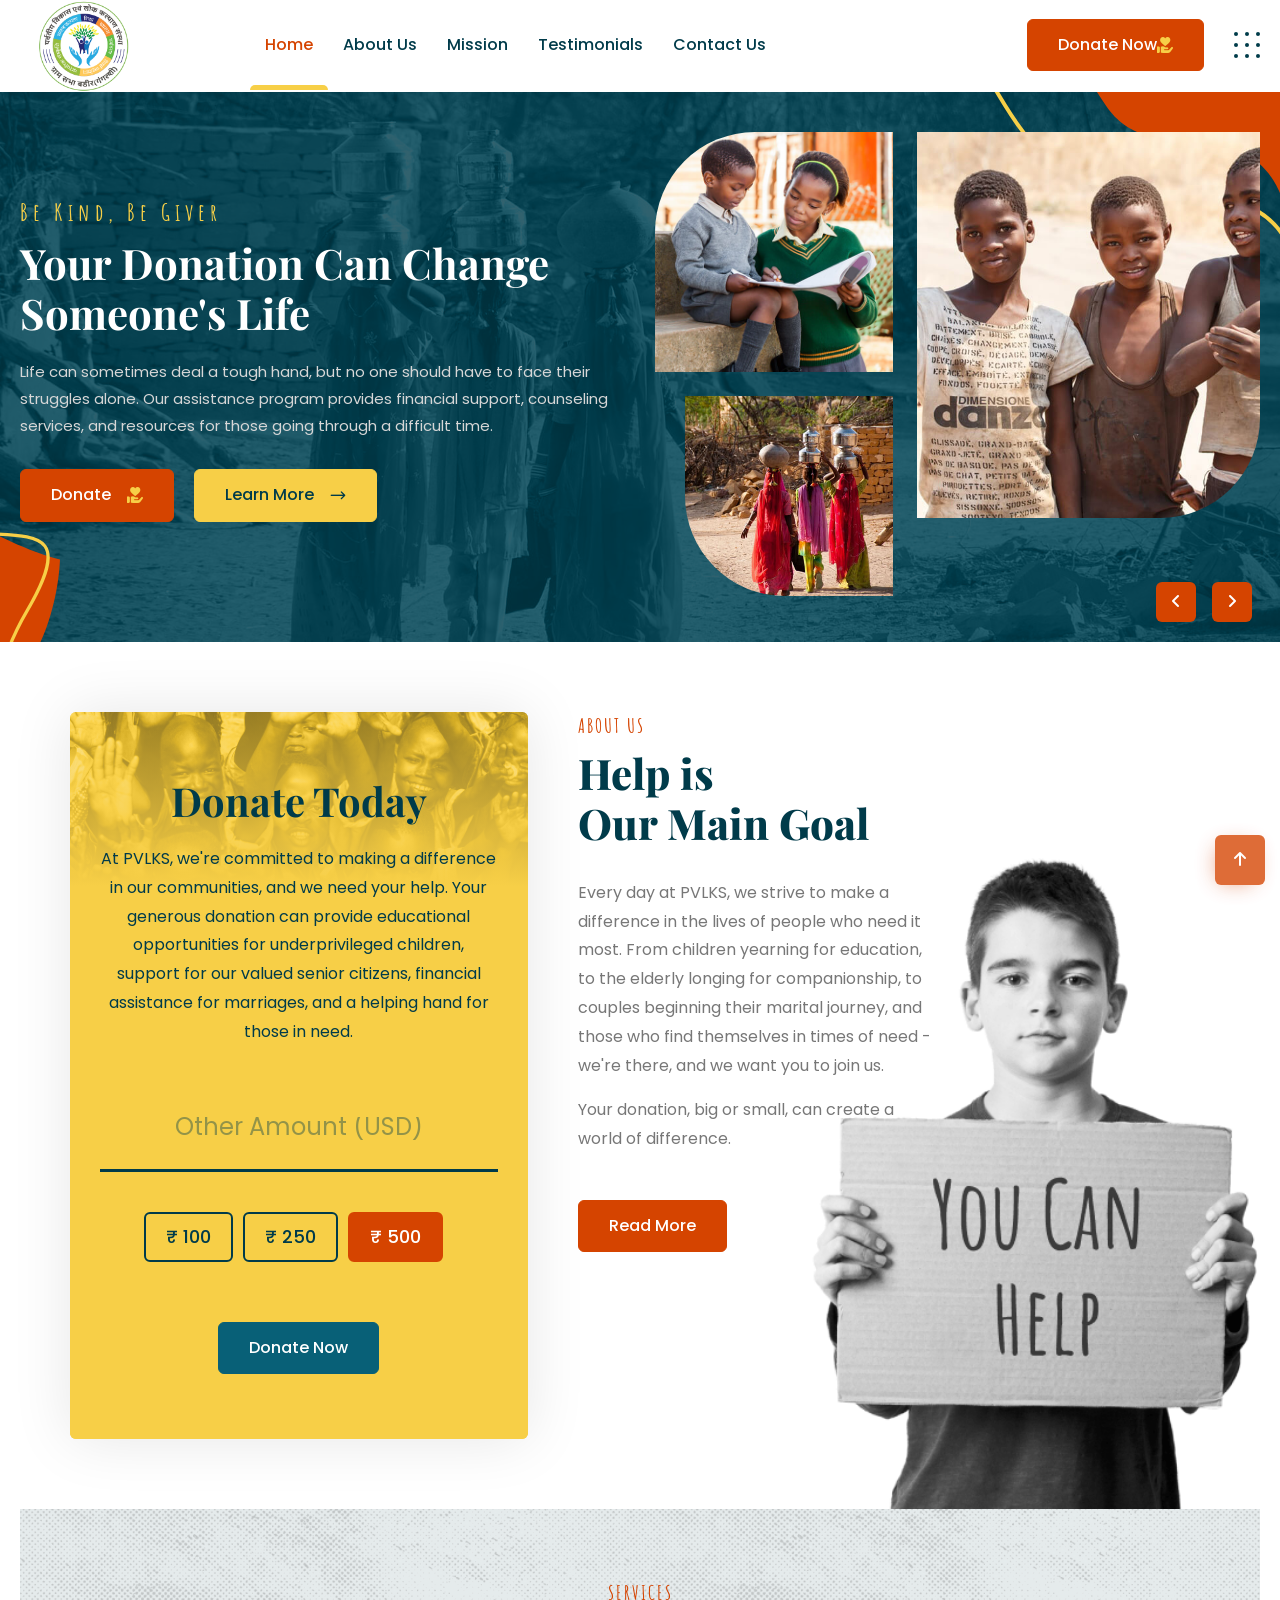
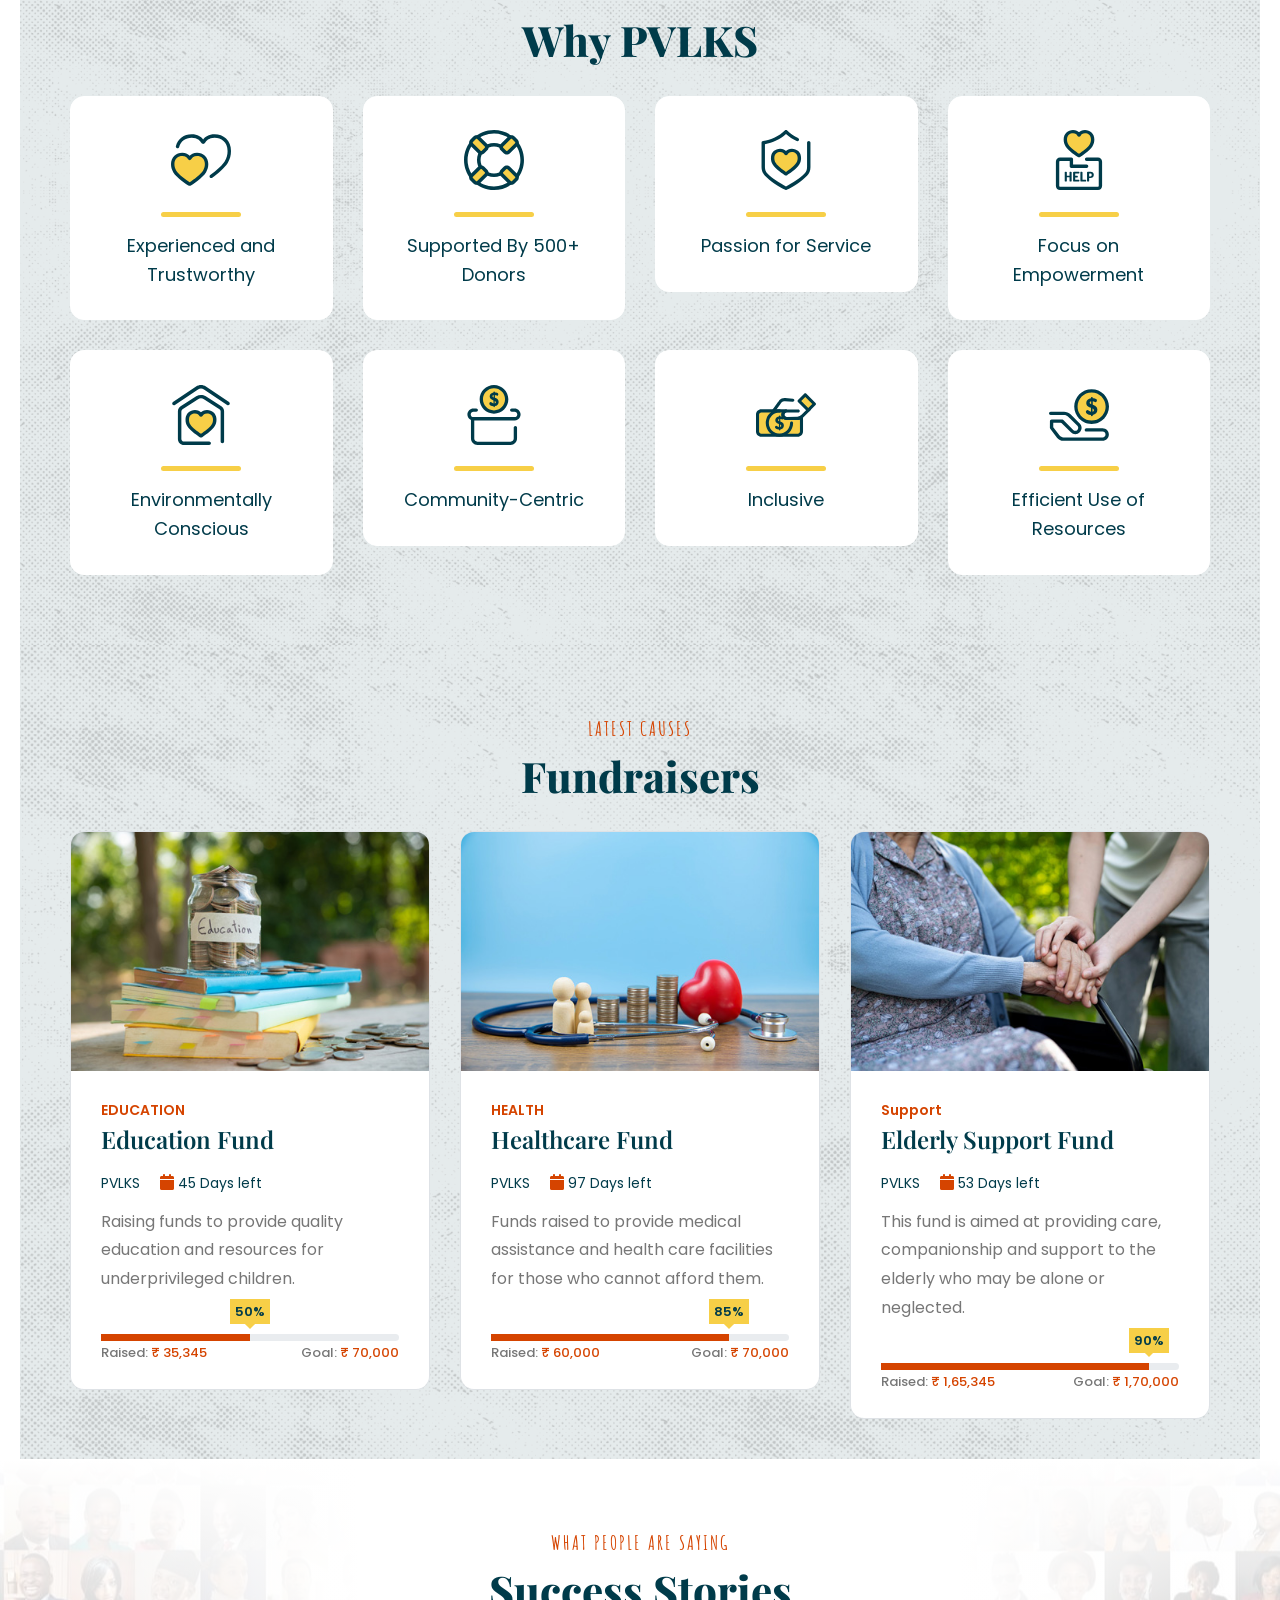
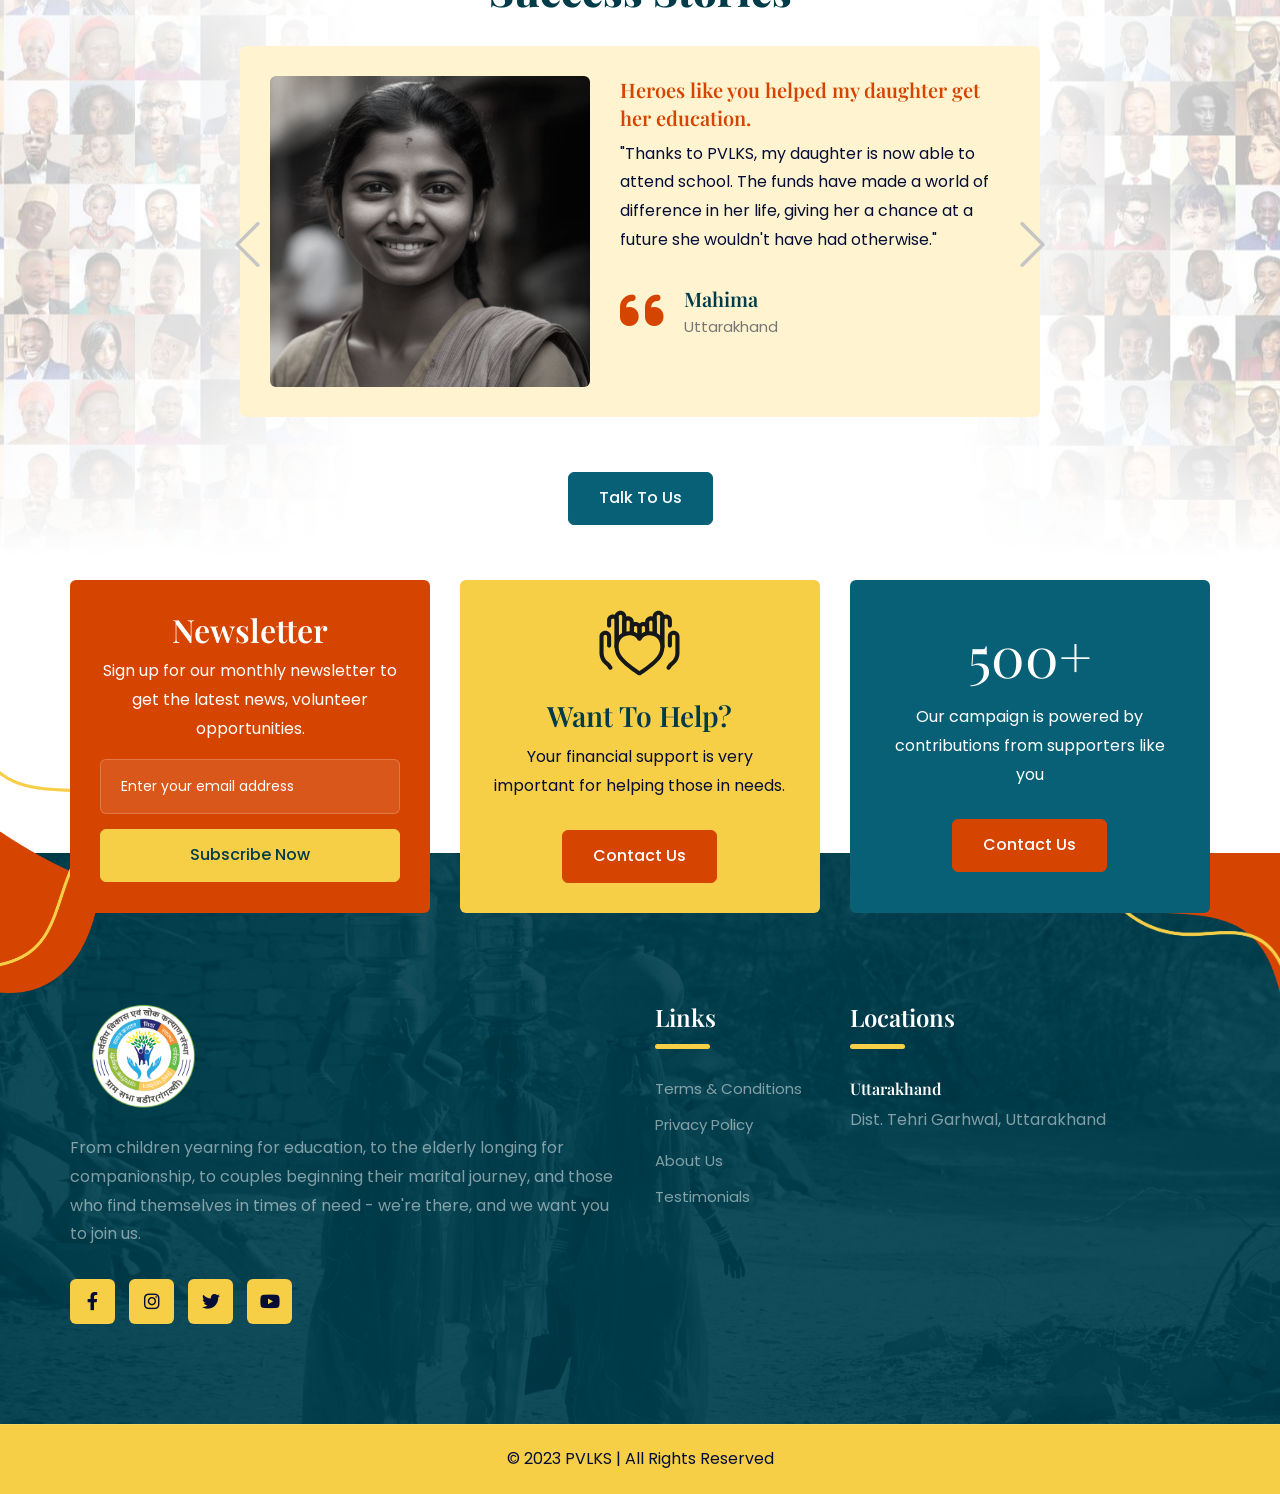
<file: index.html>
<!DOCTYPE html>
<html lang="en">
  <head>
    <!-- Meta -->
    <meta charset="utf-8" />
    <meta http-equiv="X-UA-Compatible" content="IE=edge" />
    <meta name="keywords" content="" />
    <meta name="author" content="PVLKS" />
    <meta name="robots" content="" />
    <meta name="description" content="Parvatiya Vikas Lok Kalyan Sanstha" />
    <meta
      property="og:description"
      content="Parvatiya Vikas Lok Kalyan Sanstha"
    />
    <meta name="format-detection" content="telephone=no" />

    <!-- Mobile Specific -->
    <meta name="viewport" content="width=device-width, initial-scale=1" />

    <!-- Title -->
    <title>Parvatiya Vikas Lok Kalyan Sanstha - PVLKS</title>

    <!-- Favicon icon -->
    <link rel="icon" type="image/png" href="images/favicon.png" />

    <!-- Stylesheet -->
    <link href="vendor/animate/animate.css" rel="stylesheet" />
    <link
      href="vendor/magnific-popup/magnific-popup.min.css"
      rel="stylesheet"
    />
    <link href="vendor/swiper/swiper-bundle.min.css" rel="stylesheet" />
    <link
      href="vendor/bootstrap-select/css/bootstrap-select.min.css"
      rel="stylesheet"
    />

    <!-- Custom Stylesheet -->
    <link rel="stylesheet" href="css/style.css" />
    <link rel="stylesheet" class="skin" href="css/skin/skin-2.css" />

    <!-- Google Fonts -->
    <link rel="preconnect" href="https://fonts.googleapis.com" />
    <link rel="preconnect" href="https://fonts.gstatic.com" crossorigin />
    <link
      href="https://fonts.googleapis.com/css2?family=Open+Sans:wght@300;400;500;600;700;800&family=Poppins:wght@100;200;300;400;500;600;700;800;900&display=swap"
      rel="stylesheet"
    />
  </head>

  <body id="bg" class="data-typography-1 data-theme-1">
    <div class="page-wraper">
      <!-- Header -->
      <header class="site-header mo-left header style-2">
        <!-- Main Header -->
        <div class="sticky-header main-bar-wraper navbar-expand-lg">
          <div class="main-bar clearfix">
            <div class="container-fluid clearfix">
              <!-- Website Logo -->
              <div class="logo-header mostion logo-dark">
                <a href="index.html"><img src="images/logo-2.png" alt="" /></a>
              </div>

              <!-- Nav Toggle Button -->
              <button
                class="navbar-toggler collapsed navicon justify-content-end"
                type="button"
                data-bs-toggle="collapse"
                data-bs-target="#navbarNavDropdown"
                aria-controls="navbarNavDropdown"
                aria-expanded="false"
                aria-label="Toggle navigation"
              >
                <span></span>
                <span></span>
                <span></span>
              </button>

              <!-- Extra Nav -->
              <div class="extra-nav">
                <div class="extra-cell d-flex align-items-center">
                  <a
                    class="btn btn-primary btnhover1"
                    href="javascript:void(0);"
                    data-bs-toggle="modal"
                    data-bs-target="#modalDonate"
                  >
                    <span>Donate Now</span>
                    <i class="flaticon-heart text-secondary ms-3"></i>
                  </a>
                  <a href="javascript:void(0);" class="menu-btn">
                    <svg
                      width="26"
                      height="26"
                      viewBox="0 0 26 26"
                      fill="none"
                      xmlns="http://www.w3.org/2000/svg"
                    >
                      <rect
                        x="22"
                        y="11"
                        width="4"
                        height="4"
                        rx="2"
                        fill="#003B4A"
                      />
                      <rect x="11" width="4" height="4" rx="2" fill="#003B4A" />
                      <rect x="22" width="4" height="4" rx="2" fill="#003B4A" />
                      <rect
                        x="11"
                        y="11"
                        width="4"
                        height="4"
                        rx="2"
                        fill="#003B4A"
                      />
                      <rect
                        x="11"
                        y="22"
                        width="4"
                        height="4"
                        rx="2"
                        fill="#003B4A"
                      />
                      <rect width="4" height="4" rx="2" fill="#003B4A" />
                      <rect y="11" width="4" height="4" rx="2" fill="#003B4A" />
                      <rect
                        x="22"
                        y="22"
                        width="4"
                        height="4"
                        rx="2"
                        fill="#003B4A"
                      />
                      <rect y="22" width="4" height="4" rx="2" fill="#003B4A" />
                    </svg>
                  </a>
                </div>
              </div>

              <!-- Header Nav -->
              <div
                class="header-nav navbar-collapse collapse justify-content-start"
                id="navbarNavDropdown"
              >
                <div class="logo-header logo-dark">
                  <a href="index.html"
                    ><img src="images/logo-2.png" alt=""
                  /></a>
                </div>
                <ul class="nav navbar-nav navbar navbar-left">
                  <li><a href="index.html">Home</a></li>
                  <li><a href="about-us.html">About Us</a></li>
                  <li><a href="mission.html">Mission</a></li>
                  <li><a href="testimonials.html">Testimonials</a></li>
                  <li><a href="contact-us.html">Contact Us</a></li>
                </ul>
                <div class="header-bottom">
                  <div class="dz-social-icon">
                    <ul>
                      <li>
                        <a
                          class="fab fa-facebook-f"
                          href="https://www.facebook.com/"
                        ></a>
                      </li>
                      <li>
                        <a
                          class="fab fa-twitter"
                          href="https://twitter.com/"
                        ></a>
                      </li>
                      <li>
                        <a
                          class="fab fa-linkedin-in"
                          href="https://www.linkedin.com/"
                        ></a>
                      </li>
                      <li>
                        <a
                          class="fab fa-instagram"
                          href="https://www.instagram.com/"
                        ></a>
                      </li>
                    </ul>
                  </div>
                </div>
              </div>
            </div>
          </div>
        </div>
        <!-- Main Header End -->
      </header>
      <!-- Header End -->

      <!-- Contact Sidebar -->
      <div class="contact-sidebar">
        <div class="contact-box">
          <div class="logo-contact logo-dark">
            <a href="index.html"><img src="images/logo-2.png" alt="" /></a>
          </div>
          <div class="m-b50 contact-text">
            <div class="dz-title">
              <h4>About us</h4>
              <div class="dz-separator style-1 text-primary mb-0"></div>
            </div>
            <p>
              At PVLKS, we're committed to making a difference in our
              communities, and we need your help. Your generous donation can
              provide educational opportunities for underprivileged children,
              support for our valued senior citizens, financial assistance for
              marriages, and a helping hand for those in need.
            </p>
            <a href="about-us.html" class="btn btn-primary btn-sm">READ MORE</a>
          </div>
          <div class="dz-title">
            <h4>Contact Info</h4>
            <div class="dz-separator style-1 text-primary mb-0"></div>
          </div>
          <div class="icon-bx-wraper left">
            <div class="icon-md m-r20">
              <span class="icon-cell"><i class="las la-phone-volume"></i></span>
            </div>
            <div class="icon-content">
              <h5 class="tilte">Call Now</h5>
              <a href="tel:+919654265055"
                ><p class="m-b0">+91 965 426 5055</p></a
              >
            </div>
          </div>
          <div class="icon-bx-wraper left">
            <div class="icon-md m-r20">
              <span class="icon-cell"
                ><i class="las la-envelope-open"></i
              ></span>
            </div>
            <div class="icon-content">
              <h5 class="tilte">Email Now</h5>
              <a href="mailto:info@pvlks.com"
                ><p class="m-b0">info@pvlks.com</p></a
              >
            </div>
          </div>
          <div class="icon-bx-wraper left">
            <div class="icon-md m-r20">
              <span class="icon-cell"><i class="las la-map-marker"></i></span>
            </div>
            <div class="icon-content">
              <h5 class="tilte">Location</h5>
              <p class="m-b0">Dist. Tehri Garhwal, Uttarakhand</p>
            </div>
          </div>
        </div>
      </div>
      <div class="menu-close"></div>

      <div class="page-content bg-white">
        <!-- Banner -->
        <div class="main-bnr-one">
          <div class="swiper-container main-slider">
            <div class="swiper-wrapper">
              <div class="swiper-slide">
                <div
                  class="banner-inner"
                  style="
                    background-image: url(images/main-slider/slider1/slider-bg1.jpg);
                  "
                >
                  <div class="container-fluid">
                    <div class="row">
                      <div class="col-lg-6 col-md-12">
                        <div class="banner-content">
                          <div class="top-content">
                            <h5 class="sub-title text-secondary">
                              Be Kind, Be Giver
                            </h5>
                            <h1 class="title">
                              Your Donation Can Change Someone's Life
                            </h1>
                            <p>
                              Life can sometimes deal a tough hand, but no one
                              should have to face their struggles alone. Our
                              assistance program provides financial support,
                              counseling services, and resources for those going
                              through a difficult time.
                            </p>
                            <div class="d-flex align-items-center">
                              <a
                                class="btn btn-primary btnhover1"
                                href="javascript:void(0);"
                                data-bs-toggle="modal"
                                data-bs-target="#modalDonate"
                              >
                                <span>Donate</span>
                                <i
                                  class="flaticon-heart text-secondary ms-3"
                                ></i>
                              </a>
                              <a
                                href="about-us.html"
                                class="btn btn-secondary btnhover2"
                                >Learn More
                                <i class="flaticon-right-arrows ms-3"></i
                              ></a>
                            </div>
                          </div>
                        </div>
                      </div>
                      <div class="col-lg-6 col-md-12">
                        <div class="banner-media row gx-4">
                          <div class="col-5">
                            <div class="main-img1">
                              <img
                                src="images/main-slider/slider1/pic1.jpg"
                                alt=""
                              />
                            </div>
                            <div class="main-img2">
                              <img
                                src="images/main-slider/slider1/pic2.jpg"
                                alt=""
                              />
                            </div>
                          </div>
                          <div class="col-7">
                            <div class="main-img3">
                              <img
                                src="images/main-slider/slider1/pic3.jpg"
                                alt=""
                              />
                            </div>
                          </div>
                        </div>
                      </div>
                    </div>
                  </div>
                  <img
                    class="shape1"
                    src="images/main-slider/slider1/shape1.svg"
                    alt=""
                  />
                  <img
                    class="shape2"
                    src="images/main-slider/slider1/shape-line1.svg"
                    alt=""
                  />
                  <img
                    class="shape3"
                    src="images/main-slider/slider1/shape2.svg"
                    alt=""
                  />
                  <img
                    class="shape4"
                    src="images/main-slider/slider1/shape-line2.svg"
                    alt=""
                  />
                </div>
              </div>
              <div class="swiper-slide">
                <div
                  class="banner-inner"
                  style="
                    background-image: url(images/main-slider/slider1/slider-bg2.jpg);
                  "
                >
                  <div class="container-fluid">
                    <div class="row">
                      <div class="col-lg-6 col-md-12">
                        <div class="banner-content">
                          <div class="top-content">
                            <h5 class="sub-title text-secondary">
                              ASSISTING THE ELDERLY
                            </h5>
                            <h1 class="title">Elders Reserve Respect & Care</h1>
                            <p>
                              Our elderly deserve respect, care, and
                              companionship. At PVLKS, we have a wide range of
                              programs aimed at supporting our senior citizens.
                              These include health and wellness programs,
                              recreational activities, and assistance with daily
                              chores. We aim to enrich their lives and ensure
                              they live out their golden years with dignity and
                              comfort.
                            </p>
                            <div class="d-flex align-items-center">
                              <a
                                class="btn btn-primary btnhover1"
                                href="javascript:void(0);"
                                data-bs-toggle="modal"
                                data-bs-target="#modalDonate"
                              >
                                <span>Donate</span>
                                <i
                                  class="flaticon-heart text-secondary ms-3"
                                ></i>
                              </a>
                              <a
                                href="about-us.html"
                                class="btn btn-secondary btnhover2"
                                >Learn More
                                <i class="flaticon-right-arrows ms-3"></i
                              ></a>
                            </div>
                          </div>
                        </div>
                      </div>
                      <div class="col-lg-6 col-md-12">
                        <div class="banner-media row gx-4">
                          <div class="col-5">
                            <div class="main-img1">
                              <img src="images/banner/old-1.jpg" alt="" />
                            </div>
                            <div class="main-img2">
                              <img src="images/banner/old-2.jpg" alt="" />
                            </div>
                          </div>
                          <div class="col-7">
                            <div class="main-img3">
                              <img src="images/banner/old-3.jpg" alt="" />
                            </div>
                          </div>
                        </div>
                      </div>
                    </div>
                  </div>
                  <img
                    class="shape1"
                    src="images/main-slider/slider1/shape1.svg"
                    alt=""
                  />
                  <img
                    class="shape2"
                    src="images/main-slider/slider1/shape-line1.svg"
                    alt=""
                  />
                  <img
                    class="shape3"
                    src="images/main-slider/slider1/shape2.svg"
                    alt=""
                  />
                  <img
                    class="shape4"
                    src="images/main-slider/slider1/shape-line2.svg"
                    alt=""
                  />
                </div>
              </div>
              <div class="swiper-slide">
                <div
                  class="banner-inner"
                  style="
                    background-image: url(images/main-slider/slider1/slider-bg3.jpg);
                  "
                >
                  <div class="container-fluid">
                    <div class="row">
                      <div class="col-lg-6 col-md-12">
                        <div class="banner-content">
                          <div class="top-content">
                            <h5 class="sub-title text-secondary">
                              CHILD EDUCATION
                            </h5>
                            <h1 class="title">
                              Give Every Child Right to Education
                            </h1>
                            <p>
                              Education is the cornerstone of development. We
                              are devoted to ensuring that every child has
                              access to quality education, irrespective of their
                              socio-economic background.
                            </p>
                            <div class="d-flex align-items-center">
                              <a
                                class="btn btn-primary btnhover1"
                                href="javascript:void(0);"
                                data-bs-toggle="modal"
                                data-bs-target="#modalDonate"
                              >
                                <span>Donate</span>
                                <i
                                  class="flaticon-heart text-secondary ms-3"
                                ></i>
                              </a>
                              <a
                                href="about-us.html"
                                class="btn btn-secondary btnhover2"
                                >Learn More
                                <i class="flaticon-right-arrows ms-3"></i
                              ></a>
                            </div>
                          </div>
                        </div>
                      </div>
                      <div class="col-lg-6 col-md-12">
                        <div class="banner-media row gx-4">
                          <div class="col-5">
                            <div class="main-img1">
                              <img
                                src="images/main-slider/slider1/pic7.jpg"
                                alt=""
                              />
                            </div>
                            <div class="main-img2">
                              <img
                                src="images/main-slider/slider1/pic8.jpg"
                                alt=""
                              />
                            </div>
                          </div>
                          <div class="col-7">
                            <div class="main-img3">
                              <img
                                src="images/main-slider/slider1/pic9.jpg"
                                alt=""
                              />
                            </div>
                          </div>
                        </div>
                      </div>
                    </div>
                  </div>
                  <img
                    class="shape1"
                    src="images/main-slider/slider1/shape1.svg"
                    alt=""
                  />
                  <img
                    class="shape2"
                    src="images/main-slider/slider1/shape-line1.svg"
                    alt=""
                  />
                  <img
                    class="shape3"
                    src="images/main-slider/slider1/shape2.svg"
                    alt=""
                  />
                  <img
                    class="shape4"
                    src="images/main-slider/slider1/shape-line2.svg"
                    alt=""
                  />
                </div>
              </div>
            </div>

            <div class="bottom-wrapper">
              <ul class="social-list">
                <li><a href="https://www.facebook.com/">Facebook</a></li>
                <li><a href="https://twitter.com/">Twitter</a></li>
                <li><a href="https://www.instagram.com/">Instagram</a></li>
              </ul>
              <div class="btn-wrapper">
                <div class="main-btn main-btn-prev">
                  <i class="fa fa-angle-left"></i>
                </div>
                <div class="main-btn main-btn-next">
                  <i class="fa fa-angle-right"></i>
                </div>
              </div>
            </div>
          </div>
        </div>

        <!-- Donate -->
        <section class="content-inner section-wrapper4">
          <div class="container">
            <div class="row">
              <div class="col-xl-5 col-lg-6 wow fadeInUp" data-wow-delay="0.2s">
                <div
                  class="donate-form form-wrapper"
                  style="background-image: url('images/background/bg2.jpg')"
                >
                  <div class="donate-info">
                    <h2 class="title m-b20">Donate Today</h2>
                    <p>
                      At PVLKS, we're committed to making a difference in our
                      communities, and we need your help. Your generous donation
                      can provide educational opportunities for underprivileged
                      children, support for our valued senior citizens,
                      financial assistance for marriages, and a helping hand for
                      those in need.
                    </p>
                  </div>
                  <div class="form-content">
                    <form class="dzForm" method="" action="">
                      <input
                        type="hidden"
                        class="form-control"
                        name="dzToDo"
                        value="Contact"
                      />
                      <input
                        type="hidden"
                        class="form-control"
                        name="reCaptchaEnable"
                        value="0"
                      />
                      <div class="dzFormMsg"></div>
                      <div class="row">
                        <div class="col-lg-12">
                          <div class="form-group">
                            <div class="input-group">
                              <input
                                type="text"
                                name="dzOther[Other_Amount]"
                                class="form-control donate-input"
                                value=""
                                required
                                placeholder="Other Amount (USD)"
                              />
                            </div>
                          </div>
                        </div>
                        <div class="col-lg-12">
                          <div class="tag-donate style-3">
                            <div class="donate-categories">
                              <div class="form-check">
                                <input
                                  class="form-check-input donate-fill"
                                  type="radio"
                                  name="flexRadioDefault"
                                  id="flexRadioDefault1d"
                                  value="100"
                                />
                                <label
                                  class="form-check-label"
                                  for="flexRadioDefault1d"
                                  >₹ 100</label
                                >
                              </div>
                            </div>
                            <div class="donate-categories">
                              <div class="form-check">
                                <input
                                  class="form-check-input donate-fill"
                                  type="radio"
                                  name="flexRadioDefault"
                                  id="flexRadioDefault2d"
                                  value="250"
                                  checked
                                />
                                <label
                                  class="form-check-label"
                                  for="flexRadioDefault2d"
                                  >₹ 250</label
                                >
                              </div>
                            </div>
                            <div class="donate-categories">
                              <div class="form-check">
                                <input
                                  class="form-check-input donate-fill"
                                  type="radio"
                                  name="flexRadioDefault"
                                  id="flexRadioDefault3d"
                                  value="500"
                                  checked
                                />
                                <label
                                  class="form-check-label"
                                  for="flexRadioDefault3d"
                                  >₹ 500</label
                                >
                              </div>
                            </div>
                          </div>
                        </div>
                        <div class="col-lg-12">
                          <button
                            name="submit"
                            type="submit"
                            value="Submit"
                            class="btn btn-dark"
                          >
                            Donate Now
                          </button>
                        </div>
                      </div>
                    </form>
                  </div>
                </div>
              </div>
              <div
                class="col-xl-7 col-lg-6 m-b30 wow fadeInUp"
                data-wow-delay="0.4s"
              >
                <div class="section-inner">
                  <div class="section-head m-b30">
                    <h5 class="sub-title">About Us</h5>
                    <h2 class="title">
                      Help is<br />
                      Our Main Goal
                    </h2>
                  </div>
                  <div class="row m-b30">
                    <div class="col-xl-7">
                      <p>
                        Every day at PVLKS, we strive to make a difference in
                        the lives of people who need it most. From children
                        yearning for education, to the elderly longing for
                        companionship, to couples beginning their marital
                        journey, and those who find themselves in times of need
                        - we're there, and we want you to join us.
                      </p>
                      <p>
                        Your donation, big or small, can create a world of
                        difference.
                      </p>
                    </div>
                  </div>
                  <a href="about-us.html" class="btn btn-primary">Read More</a>
                </div>
              </div>
            </div>
          </div>
          <img class="img-1" src="images/side-images/pic2.png" alt="images" />
        </section>
        <!-- Donate End-->

        <!-- service -->
        <section class="clearfix">
          <div class="container-fluid">
            <div
              class="content-inner bg-gray"
              style="
                background-image: url('images/background/bg10.png');
                background-size: cover;
                background-repeat: no-repeat;
                background-position: center;
              "
            >
              <div class="container">
                <div
                  class="section-head text-center wow fadeInUp"
                  data-wow-delay="0.2s"
                >
                  <h5 class="sub-title">Services</h5>
                  <h2 class="title">Why PVLKS</h2>
                </div>
                <div class="row justify-content-center">
                  <div class="col-xl-3 col-lg-4 col-sm-6">
                    <div
                      class="icon-bx-wraper text-center style-4 m-b30 wow fadeInUp"
                      data-wow-delay="0.2s"
                    >
                      <div class="icon-bx-sm m-b20">
                        <a href="project-categories.html" class="icon-cell">
                          <svg
                            width="60"
                            height="52"
                            viewBox="0 0 60 52"
                            fill="none"
                            xmlns="http://www.w3.org/2000/svg"
                          >
                            <path
                              d="M40.2617 44.1014C39.7379 44.1014 39.2212 43.8615 38.8858 43.4079C38.3249 42.6488 38.4857 41.5787 39.2449 41.018C46.6367 35.5566 51.6673 30.7706 53.7932 27.1772C55.7479 23.873 56.582 20.8238 56.582 16.9815C56.582 7.76826 50.0773 3.6442 43.6309 3.6442C37.6911 3.6442 35.0672 6.89463 34.0319 8.83197C33.6643 9.51986 32.9504 9.9476 32.1685 9.94818C32.168 9.94818 32.1674 9.94818 32.1667 9.94818C31.3855 9.94818 30.6716 9.52162 30.3033 8.83479C29.264 6.89615 26.6318 3.64408 20.6815 3.64408C14.4216 3.64408 9.63368 7.23869 8.18606 13.0251C7.95707 13.9405 7.0293 14.4972 6.11348 14.2682C5.19789 14.0392 4.64125 13.1111 4.87036 12.1956C6.68934 4.92447 12.8955 0.226074 20.6815 0.226074C26.8206 0.226074 30.2941 2.98994 32.1652 5.43576C34.0319 2.98959 37.4984 0.226074 43.6307 0.226074C48.0409 0.226074 52.1 1.7692 55.0601 4.57115C58.2916 7.62975 59.9996 11.921 59.9996 16.9812C59.9996 21.419 58.9925 25.0999 56.7346 28.917C53.7571 33.9499 46.6844 39.7701 41.2757 43.7664C40.9703 43.9926 40.6144 44.1014 40.2617 44.1014Z"
                              fill="#003B4A"
                            />
                            <path
                              class="secondary"
                              d="M11.2156 20.3647C15.6523 20.3647 17.6429 22.8516 18.4262 24.3122C18.5247 24.4956 18.7916 24.4954 18.8897 24.3119C19.6702 22.8511 21.65 20.3647 26.0863 20.3647C31.1402 20.3647 35.5858 23.8147 35.5858 30.1143C35.5858 32.6635 35.0663 34.8474 33.6244 37.2846C30.6861 42.2515 21.0064 48.6901 19.018 49.9589C18.7983 50.0992 18.5199 50.0996 18.2996 49.9597C16.3097 48.6971 6.62816 42.2903 3.66695 37.2845C2.22484 34.8476 1.70898 32.6636 1.70898 30.1144C1.70898 23.8147 6.16188 20.3647 11.2156 20.3647Z"
                              fill="#F7CF47"
                            />
                            <path
                              d="M18.6579 51.7735C18.2063 51.7735 17.7656 51.6453 17.3836 51.4029C16.1793 50.6388 5.51988 43.7739 2.19586 38.1551C0.677227 35.5877 0 33.1081 0 30.1145C0 26.6664 1.1734 23.7346 3.39293 21.6356C5.42496 19.7141 8.20301 18.6559 11.2155 18.6559C14.9923 18.6559 17.3152 20.2428 18.6562 21.7121C19.9946 20.2425 22.3136 18.6559 26.0863 18.6559C29.0985 18.6559 31.8755 19.7142 33.9059 21.6361C36.1228 23.7344 37.2947 26.6664 37.2947 30.1144C37.2947 33.1038 36.6164 35.5834 35.0953 38.1548C31.7955 43.7326 21.1414 50.6313 19.9375 51.3995C19.5537 51.6443 19.1114 51.7735 18.6579 51.7735ZM11.2155 22.0738C7.33418 22.0738 3.41789 24.5601 3.41789 30.1145C3.41789 32.4929 3.93223 34.3772 5.13762 36.4147C7.40379 40.2456 14.4473 45.4298 18.656 48.1584C22.6461 45.5519 29.9057 40.2139 32.1533 36.4147C33.3612 34.3728 33.8764 32.4886 33.8764 30.1145C33.8764 24.5601 29.9637 22.0738 26.0859 22.0738C22.7277 22.0738 21.1384 23.7288 20.3966 25.1174C20.0536 25.7596 19.3871 26.1588 18.6577 26.1588C17.9295 26.1588 17.2637 25.7608 16.9202 25.1203C16.1749 23.7302 14.5806 22.0738 11.2155 22.0738Z"
                              fill="#003B4A"
                            />
                          </svg>
                        </a>
                      </div>
                      <div class="icon-content">
                        <div class="separator"></div>
                        <p>Experienced and Trustworthy</p>
                      </div>
                    </div>
                  </div>
                  <div class="col-xl-3 col-lg-4 col-sm-6">
                    <div
                      class="icon-bx-wraper text-center style-4 m-b30 wow fadeInUp"
                      data-wow-delay="0.4s"
                    >
                      <div class="icon-bx-sm m-b20">
                        <a href="project-categories.html" class="icon-cell">
                          <svg
                            width="60"
                            height="60"
                            viewBox="0 0 60 60"
                            fill="none"
                            xmlns="http://www.w3.org/2000/svg"
                          >
                            <path
                              d="M30.0001 60C21.9868 60 14.4532 56.8794 8.78679 51.213C-2.91005 39.516 -2.91005 20.4837 8.78679 8.78672C14.4532 3.12059 21.9868 0 30.0001 0C38.0133 0 45.547 3.12059 51.2133 8.78695C62.9102 20.484 62.9102 39.5163 51.2133 51.2133C45.547 56.8794 38.0135 60 30.0001 60ZM30.0001 3.57598C22.942 3.57598 16.3064 6.32449 11.3156 11.3155C1.0128 21.618 1.0128 38.382 11.3156 48.6845C16.3066 53.6755 22.9422 56.424 30.0003 56.424C37.0584 56.424 43.694 53.6755 48.6848 48.6845C58.9876 38.382 58.9876 21.618 48.6848 11.3155C43.6939 6.32449 37.0582 3.57598 30.0001 3.57598ZM30.0001 47.0007C25.6446 47.0007 21.2889 45.3429 17.973 42.0271C11.3414 35.3952 11.3414 24.6049 17.973 17.973C24.6046 11.3414 35.3951 11.3414 42.027 17.973C42.7252 18.6712 42.7252 19.8034 42.027 20.5018C41.3288 21.1999 40.1967 21.1999 39.4982 20.5018C34.2609 15.2641 25.7388 15.2643 20.5013 20.5018C15.264 25.7392 15.264 34.2612 20.5013 39.4985C25.7387 44.7361 34.2608 44.7359 39.4982 39.4985C40.1964 38.8004 41.3288 38.8004 42.0268 39.4985C42.725 40.1967 42.725 41.3289 42.0268 42.0273C38.7113 45.3429 34.3556 47.0007 30.0001 47.0007Z"
                              fill="#003B4A"
                            />
                            <path
                              class="secondary"
                              d="M40.9401 22.0428L37.9576 19.0603C36.921 18.0237 36.921 16.3433 37.9576 15.3068L45.5557 7.70867C46.5922 6.67214 48.2726 6.67214 49.3092 7.70867L52.2917 10.6912C53.3282 11.7277 53.3282 13.4082 52.2917 14.4447L44.6936 22.0428C43.6572 23.0793 41.9766 23.0793 40.9401 22.0428Z"
                              fill="#F7CF47"
                            />
                            <path
                              d="M42.8169 24.6083C41.6303 24.6083 40.5148 24.1461 39.6758 23.307L36.6932 20.3246C35.8542 19.4857 35.3921 18.3699 35.3921 17.1836C35.3921 15.997 35.8542 14.8814 36.693 14.0425L44.2911 6.44445C45.1301 5.60551 46.2458 5.14355 47.4322 5.14355C48.6187 5.14355 49.7342 5.60563 50.5731 6.44445L53.5559 9.42723C54.3949 10.2662 54.857 11.3819 54.857 12.5683C54.857 13.7547 54.395 14.8704 53.5559 15.7093L45.9581 23.3071C45.119 24.1461 44.0035 24.6083 42.8169 24.6083ZM47.4323 8.7193C47.2982 8.7193 47.0405 8.75234 46.8197 8.97301L39.2219 16.5711C38.8842 16.9088 38.8842 17.4583 39.2219 17.7961L42.2044 20.7786C42.4252 20.9994 42.6829 21.0325 42.8169 21.0325C42.9509 21.0325 43.2084 20.9995 43.4293 20.7788L51.0275 13.1807C51.2481 12.9601 51.2812 12.7023 51.2812 12.5683C51.2812 12.4343 51.2481 12.1766 51.0275 11.9558L48.0447 8.97301C47.824 8.75223 47.5662 8.7193 47.4323 8.7193Z"
                              fill="#003B4A"
                            />
                            <path
                              class="secondary"
                              d="M10.6911 52.2915L7.70854 49.3089C6.67202 48.2724 6.67202 46.5919 7.70854 45.5554L15.3066 37.9573C16.3432 36.9208 18.0236 36.9208 19.0601 37.9573L22.0427 40.9399C23.0792 41.9764 23.0792 43.6569 22.0427 44.6934L14.4446 52.2915C13.4082 53.328 11.7276 53.328 10.6911 52.2915Z"
                              fill="#F7CF47"
                            />
                            <path
                              d="M12.5684 54.8568C11.3819 54.8568 10.2664 54.3947 9.42746 53.5559L6.44469 50.5731C5.60574 49.7342 5.14355 48.6185 5.14355 47.4322C5.14355 46.2455 5.60563 45.1299 6.44469 44.2911L14.0425 36.6932C14.8815 35.8543 15.997 35.3921 17.1836 35.3921C18.3702 35.3921 19.4857 35.8543 20.3247 36.6933L23.3073 39.6758C24.1463 40.5147 24.6084 41.6304 24.6084 42.8169C24.6084 44.0034 24.1463 45.1189 23.3075 45.9578L15.7093 53.5557C14.8704 54.3947 13.7548 54.8568 12.5684 54.8568ZM17.1839 38.9676C17.0498 38.9676 16.7923 39.0006 16.5714 39.2213L8.97324 46.8194C8.75258 47.0401 8.71953 47.2979 8.71953 47.4319C8.71953 47.5659 8.75258 47.8235 8.97324 48.0444L11.956 51.0271C12.1767 51.2478 12.4345 51.2808 12.5684 51.2808C12.7024 51.2808 12.9602 51.2478 13.181 51.0271L20.7788 43.429C21.1166 43.0913 21.1166 42.5418 20.7788 42.2041L17.7963 39.2215C17.5754 39.0006 17.3177 38.9676 17.1839 38.9676Z"
                              fill="#003B4A"
                            />
                            <path
                              class="secondary"
                              d="M37.9576 40.9399L40.9401 37.9573C41.9766 36.9208 43.6571 36.9208 44.6936 37.9573L52.2917 45.5554C53.3282 46.5919 53.3282 48.2724 52.2917 49.3089L49.3092 52.2915C48.2726 53.328 46.5922 53.328 45.5557 52.2915L37.9576 44.6934C36.921 43.657 36.921 41.9764 37.9576 40.9399Z"
                              fill="#F7CF47"
                            />
                            <path
                              d="M47.432 54.8568C46.2455 54.8568 45.13 54.3947 44.2911 53.5559L36.693 45.9578C35.854 45.1189 35.3921 44.0031 35.3921 42.8169C35.3921 41.6302 35.8542 40.5146 36.693 39.6758L39.6758 36.6932C40.5145 35.8543 41.6302 35.3921 42.8167 35.3921C44.0034 35.3921 45.119 35.8543 45.9578 36.6933L53.5557 44.2911C54.3947 45.13 54.8568 46.2458 54.8568 47.4322C54.8568 48.6187 54.3947 49.7342 53.5557 50.5731L50.5731 53.5559C49.7341 54.3947 48.6186 54.8568 47.432 54.8568ZM42.8166 38.9676C42.6827 38.9676 42.4251 39.0006 42.2044 39.2213L39.2215 42.2041C38.8838 42.5418 38.8838 43.0913 39.2215 43.429L46.8196 51.0271C47.0403 51.2478 47.2981 51.2808 47.432 51.2808C47.566 51.2808 47.8238 51.2478 48.0446 51.0271L51.0271 48.0444C51.2479 47.8237 51.2808 47.5659 51.2808 47.4319C51.2808 47.2979 51.2478 47.0402 51.0271 46.8194L43.429 39.2215C43.2083 39.0006 42.9507 38.9676 42.8166 38.9676Z"
                              fill="#003B4A"
                            />
                            <path
                              class="secondary"
                              d="M7.70895 10.6912L10.6915 7.70867C11.728 6.67214 13.4085 6.67214 14.445 7.70867L22.0431 15.3068C23.0796 16.3433 23.0796 18.0237 22.0431 19.0603L19.0605 22.0428C18.024 23.0793 16.3436 23.0793 15.307 22.0428L7.70895 14.4447C6.67254 13.4083 6.67254 11.7277 7.70895 10.6912Z"
                              fill="#F7CF47"
                            />
                            <path
                              d="M17.1836 24.6083C15.997 24.6083 14.8814 24.1461 14.0425 23.307L6.44469 15.7092C5.60563 14.8702 5.14355 13.7545 5.14355 12.5682C5.14355 11.3816 5.60563 10.2659 6.44469 9.4271L9.42723 6.44433C10.2663 5.60539 11.3819 5.14343 12.5683 5.14343C13.7547 5.14343 14.8704 5.6055 15.7093 6.44433L23.3074 14.0424C24.1463 14.8814 24.6083 15.9971 24.6083 17.1835C24.6083 18.37 24.1462 19.4855 23.3074 20.3245L20.3246 23.307C19.4857 24.1461 18.37 24.6083 17.1836 24.6083ZM12.5682 8.71929C12.4341 8.71929 12.1764 8.75234 11.9557 8.973L8.97312 11.9555C8.75234 12.1762 8.71941 12.434 8.71941 12.5681C8.71941 12.702 8.75246 12.9596 8.97312 13.1805L16.5712 20.7784C16.792 20.9991 17.0497 21.0323 17.1838 21.0323C17.3177 21.0323 17.5753 20.9993 17.7959 20.7786L20.7788 17.7958C21.1166 17.4581 21.1166 16.9086 20.7788 16.5709L13.1806 8.973C12.9598 8.75222 12.7021 8.71929 12.5682 8.71929Z"
                              fill="#003B4A"
                            />
                          </svg>
                        </a>
                      </div>
                      <div class="icon-content">
                        <div class="separator"></div>
                        <p>Supported By 500+ Donors</p>
                      </div>
                    </div>
                  </div>
                  <div class="col-xl-3 col-lg-4 col-sm-6">
                    <div
                      class="icon-bx-wraper text-center style-4 m-b30 wow fadeInUp"
                      data-wow-delay="0.6s"
                    >
                      <div class="icon-bx-sm m-b20">
                        <a href="project-categories.html" class="icon-cell">
                          <svg
                            width="60"
                            height="60"
                            viewBox="0 0 60 60"
                            fill="none"
                            xmlns="http://www.w3.org/2000/svg"
                          >
                            <path
                              class="secondary"
                              d="M24.1344 20.3707C27.6361 20.3707 29.207 22.3333 29.8252 23.4862C29.9029 23.6309 30.1136 23.6306 30.1909 23.4858C30.807 22.3329 32.3693 20.3707 35.8705 20.3707C39.859 20.3707 43.3676 23.0933 43.3676 28.0651C43.3676 30.077 42.9577 31.8006 41.8198 33.724C39.5007 37.6439 31.8615 42.7254 30.2923 43.7268C30.1188 43.8375 29.8991 43.8379 29.7253 43.7275C28.1549 42.7309 20.5141 37.6746 18.177 33.724C17.0391 31.8005 16.6318 30.077 16.6318 28.0651C16.6316 23.0933 20.1457 20.3707 24.1344 20.3707Z"
                              fill="#F7CF47"
                            />
                            <path
                              d="M30.008 45.5105C29.585 45.5105 29.1721 45.3904 28.8141 45.1635C27.8561 44.5554 19.3778 39.0942 16.7132 34.5901C15.4808 32.5067 14.9312 30.4945 14.9312 28.0653C14.9312 25.2449 15.8951 22.8425 17.7189 21.1182C19.3883 19.5397 21.6666 18.6705 24.1344 18.6705C27.0119 18.6705 28.8678 19.7944 30.0064 20.9255C31.1431 19.7941 32.9957 18.6705 35.8706 18.6705C38.3382 18.6705 40.6157 19.5399 42.2837 21.1188C44.1051 22.843 45.068 25.2452 45.068 28.0655C45.068 30.4914 44.5176 32.5037 43.2831 34.5902C40.6373 39.0626 32.1643 44.5496 31.2067 45.1605C30.8476 45.3894 30.4332 45.5105 30.008 45.5105ZM24.1346 22.0711C21.2465 22.0711 18.3322 23.9245 18.3322 28.0651C18.3322 29.899 18.7112 31.2876 19.6404 32.8582C21.3594 35.764 26.8472 39.8136 30.0064 41.885C33.1648 39.8038 38.6497 35.7426 40.3562 32.8582C41.2873 31.2841 41.6671 29.8955 41.6671 28.0651C41.6671 23.9243 38.7557 22.0711 35.8704 22.0711C33.3943 22.0711 32.2307 23.2761 31.6904 24.2872C31.3585 24.9085 30.7136 25.2949 30.0077 25.2949C29.303 25.2949 28.6587 24.9096 28.3263 24.2894C27.7839 23.2775 26.6162 22.0711 24.1346 22.0711Z"
                              fill="#003B4A"
                            />
                            <path
                              d="M29.9995 60C29.7357 60 29.472 59.9389 29.2304 59.816C26.4612 58.4116 22.3042 56.1641 18.227 53.4345C14.3738 50.8549 11.2584 48.3077 8.96732 45.8635C6.75564 43.504 5.5376 40.4214 5.5376 37.1837V12.7907C5.5376 11.9409 6.16467 11.2218 7.00642 11.1061C15.1369 9.98861 22.883 6.21412 28.8179 0.477807C29.477 -0.159106 30.5222 -0.159106 31.1813 0.477807C34.3562 3.54636 38.0182 6.04573 42.065 7.90643C42.9182 8.29865 43.2918 9.30845 42.8997 10.1617C42.5075 11.0152 41.4979 11.3889 40.6444 10.9963C36.7414 9.20193 33.1672 6.85947 29.9993 4.02214C24.0901 9.30752 16.7121 12.8897 8.93849 14.2461V37.1838C8.93849 39.5543 9.83005 41.8109 11.4486 43.5378C13.5631 45.7935 16.4803 48.1726 20.1191 50.6085C23.6954 53.0029 27.3474 55.019 29.9997 56.3891C32.652 55.0187 36.3041 53.0028 39.8804 50.6085C43.5193 48.1723 46.4364 45.7935 48.5508 43.5378C50.1697 41.8109 51.061 39.5543 51.061 37.1838V12.7907C51.061 11.8515 51.8222 11.0903 52.7614 11.0903C53.7005 11.0903 54.4618 11.8515 54.4618 12.7907V37.1838C54.4618 40.4216 53.2437 43.5039 51.032 45.8636C48.7409 48.3078 45.6256 50.855 41.7723 53.4346C37.6951 56.1643 33.5383 58.4117 30.769 59.8162C30.527 59.9387 30.2631 60 29.9995 60Z"
                              fill="#003B4A"
                            />
                          </svg>
                        </a>
                      </div>
                      <div class="icon-content">
                        <div class="separator"></div>
                        <p>Passion for Service</p>
                      </div>
                    </div>
                  </div>
                  <div class="col-xl-3 col-lg-4 col-sm-6">
                    <div
                      class="icon-bx-wraper text-center style-4 m-b30 wow fadeInUp"
                      data-wow-delay="0.8s"
                    >
                      <div class="icon-bx-sm m-b20">
                        <a href="project-categories.html" class="icon-cell">
                          <svg
                            width="60"
                            height="60"
                            viewBox="0 0 60 60"
                            fill="none"
                            xmlns="http://www.w3.org/2000/svg"
                          >
                            <path
                              class="secondary"
                              d="M24.0053 1.67444C27.5841 1.67444 29.1898 3.68034 29.8216 4.85854C29.9009 5.00655 30.1163 5.00643 30.1953 4.85819C30.8249 3.67999 32.4218 1.67444 36.0003 1.67444C40.0768 1.67444 43.6627 4.45717 43.6627 9.53877C43.6627 11.5951 43.2435 13.3566 42.0807 15.3226C39.7105 19.3289 31.9026 24.5225 30.2987 25.546C30.1214 25.6592 29.8969 25.6593 29.7193 25.5467C28.114 24.5281 20.3048 19.3603 17.9161 15.3224C16.753 13.3564 16.3369 11.5949 16.3369 9.53866C16.337 4.45717 19.9289 1.67444 24.0053 1.67444Z"
                              fill="#F7CF47"
                            />
                            <path
                              d="M30.0084 27.3055C29.5883 27.3055 29.1784 27.1864 28.8228 26.9611C27.8442 26.34 19.1905 20.7653 16.4751 16.1753C15.2216 14.0566 14.6626 12.01 14.6626 9.53883C14.6626 6.67406 15.641 4.23469 17.492 2.48426C19.1864 0.882305 21.4995 0 24.0053 0C26.9633 0 28.8563 1.1693 30.0067 2.33098C31.1551 1.1693 33.0453 0 36.0003 0C38.506 0 40.8183 0.882656 42.5114 2.48496C44.36 4.2348 45.3372 6.67406 45.3372 9.53883C45.3372 12.0062 44.7773 14.053 43.5219 16.1753C40.8249 20.7343 32.1767 26.3343 31.1995 26.9576C30.843 27.1853 30.431 27.3055 30.0084 27.3055ZM24.0053 3.34898C21.0219 3.34898 18.0115 5.26301 18.0115 9.53883C18.0115 11.4257 18.4013 12.8544 19.3572 14.47C21.1261 17.4596 26.7784 21.6258 30.0067 23.7396C33.2345 21.6159 38.8831 17.4389 40.6394 14.47C41.5974 12.8507 41.9881 11.4221 41.9881 9.53883C41.9881 5.26301 38.9808 3.34898 36.0002 3.34898C33.4379 3.34898 32.2324 4.59879 31.6721 5.64738C31.3433 6.26238 30.7058 6.64383 30.0079 6.64383C29.3114 6.64383 28.6744 6.2632 28.3455 5.6502C27.783 4.6002 26.5732 3.34898 24.0053 3.34898Z"
                              fill="#003B4A"
                            />
                            <path
                              d="M49.006 60H10.9939C8.73508 60 6.89746 58.1624 6.89746 55.9036V31.6884C6.89746 29.4297 8.73508 27.592 10.9939 27.592H22.3955C23.3202 27.592 24.07 28.3419 24.07 29.2665V34.5666H37.6045C38.5291 34.5666 39.2789 35.3165 39.2789 36.2411C39.2789 37.1658 38.5291 37.9156 37.6045 37.9156H22.3955C21.4709 37.9156 20.721 37.1657 20.721 36.2411V30.941H10.9939C10.5817 30.941 10.2466 31.2763 10.2466 31.6883V55.9035C10.2466 56.3156 10.5818 56.6508 10.9939 56.6508H49.006C49.4181 56.6508 49.7533 56.3155 49.7533 55.9035V31.6884C49.7533 31.2763 49.418 30.9411 49.006 30.9411H37.6043C36.6796 30.9411 35.9298 30.1913 35.9298 29.2667C35.9298 28.342 36.6797 27.5922 37.6043 27.5922H49.006C51.2648 27.5922 53.1024 29.4298 53.1024 31.6886V55.9037C53.1024 58.1624 51.2648 60 49.006 60Z"
                              fill="#003B4A"
                            />
                            <path
                              d="M20.5282 47.2561H17.8369V50.9212C17.8369 51.354 17.3094 51.5704 16.782 51.5704C16.2545 51.5704 15.7271 51.354 15.7271 50.9212V42.3198C15.7271 41.8736 16.2544 41.6842 16.782 41.6842C17.3093 41.6842 17.8369 41.8736 17.8369 42.3198V45.6332H20.5282V42.3198C20.5282 41.8736 21.0556 41.6842 21.583 41.6842C22.1105 41.6842 22.6379 41.8736 22.6379 42.3198V50.9212C22.6379 51.354 22.1106 51.5704 21.583 51.5704C21.0557 51.5704 20.5282 51.354 20.5282 50.9212V47.2561Z"
                              fill="#003B4A"
                            />
                            <path
                              d="M26.2074 45.8088H28.2359C28.6416 45.8088 28.8715 46.2012 28.8715 46.6338C28.8715 46.999 28.6821 47.4319 28.2359 47.4319H26.2074V49.7309H29.8319C30.2376 49.7309 30.4675 50.1638 30.4675 50.664C30.4675 51.0967 30.2781 51.5701 29.8319 51.5701H25.0173C24.5575 51.5701 24.0977 51.3538 24.0977 50.9209V42.3333C24.0977 41.9004 24.5575 41.6841 25.0173 41.6841H29.8319C30.2781 41.6841 30.4675 42.1575 30.4675 42.5902C30.4675 43.0906 30.2376 43.5233 29.8319 43.5233H26.2074V45.8088Z"
                              fill="#003B4A"
                            />
                            <path
                              d="M32.3059 51.5704C31.8461 51.5704 31.3862 51.3541 31.3862 50.9212V42.3198C31.3862 41.8736 31.9136 41.6842 32.4412 41.6842C32.9685 41.6842 33.4961 41.8736 33.4961 42.3198V49.7311H36.5795C36.9852 49.7311 37.1882 50.191 37.1882 50.6508C37.1882 51.1107 36.9852 51.5705 36.5795 51.5705H32.3059V51.5704Z"
                              fill="#003B4A"
                            />
                            <path
                              d="M38.0391 42.3198C38.0391 41.9816 38.35 41.6842 38.8235 41.6842H41.623C43.4082 41.6842 44.8148 42.5228 44.8148 44.7948V44.8623C44.8148 47.1344 43.3542 47.9999 41.4879 47.9999H40.1491V50.921C40.1491 51.3539 39.6217 51.5703 39.0942 51.5703C38.5668 51.5703 38.0393 51.3539 38.0393 50.921V42.3199H38.0391V42.3198ZM40.149 43.5235V46.377H41.4878C42.2452 46.377 42.7051 45.9441 42.7051 45.0246V44.8758C42.7051 43.9561 42.2453 43.5235 41.4878 43.5235H40.149Z"
                              fill="#003B4A"
                            />
                          </svg>
                        </a>
                      </div>
                      <div class="icon-content">
                        <div class="separator"></div>
                        <p>Focus on Empowerment</p>
                      </div>
                    </div>
                  </div>
                  <div class="col-xl-3 col-lg-4 col-sm-6">
                    <div
                      class="icon-bx-wraper text-center style-4 m-b30 wow fadeInUp"
                      data-wow-delay="1.0s"
                    >
                      <div class="icon-bx-sm m-b20">
                        <a href="project-categories.html" class="icon-cell">
                          <svg
                            width="58"
                            height="60"
                            viewBox="0 0 58 60"
                            fill="none"
                            xmlns="http://www.w3.org/2000/svg"
                          >
                            <path
                              class="secondary"
                              d="M35.0318 26.7145C31.4309 26.7145 29.8153 28.7327 29.1796 29.9183C29.0998 30.0671 28.8831 30.067 28.8034 29.9179C28.1699 28.7323 26.5633 26.7145 22.9624 26.7145C18.8606 26.7145 15.2524 29.5144 15.2524 34.6274C15.2524 36.6964 15.6741 38.4689 16.8443 40.4471C19.229 44.4782 27.0852 49.7041 28.6991 50.7337C28.8776 50.8476 29.1035 50.8477 29.2821 50.7344C30.8972 49.7096 38.7549 44.5096 41.1584 40.4469C42.3286 38.4687 42.7473 36.6962 42.7473 34.6272C42.7476 29.5147 39.1334 26.7145 35.0318 26.7145Z"
                              fill="#F7CF47"
                            />
                            <path
                              d="M28.9918 52.5504C28.5576 52.5504 28.1348 52.4267 27.7682 52.1929C26.7843 51.565 18.0741 45.9249 15.355 41.3285C14.0874 39.1856 13.522 37.1189 13.522 34.6276C13.522 31.732 14.5102 29.2661 16.3799 27.4965C18.0919 25.876 20.4299 24.9835 22.9628 24.9835C25.9237 24.9835 27.828 26.1447 28.9933 27.3096C30.1606 26.145 32.0678 24.9835 35.0321 24.9835C37.5653 24.9835 39.9042 25.8757 41.6173 27.496C43.4893 29.2663 44.4788 31.7322 44.4788 34.6276C44.4788 37.1224 43.9143 39.1889 42.6487 41.3285C39.9101 45.9576 31.195 51.5714 30.2102 52.1962C29.8447 52.428 29.4235 52.5504 28.9918 52.5504ZM22.9628 28.4456C19.987 28.4456 16.9842 30.357 16.9842 34.6276C16.9842 36.5134 17.3756 37.9441 18.3347 39.5657C20.0934 42.5381 25.7456 46.7216 28.9935 48.8611C32.2421 46.732 37.8978 42.56 39.6691 39.5656C40.6261 37.9474 41.0167 36.5168 41.0167 34.6275C41.0167 30.3572 38.0109 28.4455 35.0321 28.4455C32.4713 28.4455 31.2658 29.6912 30.7056 30.7361C30.366 31.3685 29.7096 31.7607 28.9921 31.7607C28.2728 31.7607 27.6158 31.3672 27.2772 30.7337C26.7193 29.6901 25.5178 28.4456 22.9628 28.4456Z"
                              fill="#003B4A"
                            />
                            <path
                              d="M37.1694 59.9999H11.9538C8.61584 59.9999 5.8999 57.2842 5.8999 53.946V26.4005C5.8999 24.3582 6.92447 22.4778 8.64057 21.3706L24.2263 11.3152C27.1262 9.44408 30.8738 9.44408 33.7738 11.3152L49.3594 21.3706C51.0756 22.4778 52.1001 24.3581 52.1001 26.4005V56.4467C52.1001 57.4027 51.3249 58.1778 50.369 58.1778C49.4131 58.1778 48.6379 57.4028 48.6379 56.4467V26.4005C48.6379 25.5395 48.206 24.7467 47.4822 24.2798L31.897 14.2244C30.1371 13.089 27.863 13.0888 26.103 14.2244L10.5176 24.2798C9.79393 24.7467 9.36209 25.5394 9.36209 26.4005V53.9461C9.36209 55.3754 10.5247 56.5379 11.9538 56.5379H37.1694C38.1253 56.5379 38.9005 57.3128 38.9005 58.269C38.9005 59.2251 38.1253 59.9999 37.1694 59.9999Z"
                              fill="#003B4A"
                            />
                            <path
                              d="M56.0609 20.2716C55.7276 20.2716 55.3912 20.1757 55.0941 19.9752L31.9889 4.3841C30.1733 3.15891 27.8269 3.15891 26.0114 4.3841L2.90627 19.9752C2.11409 20.5099 1.03795 20.3012 0.502993 19.5087C-0.0319682 18.7161 0.176977 17.6401 0.969516 17.1054L24.0747 1.51418C27.0668 -0.504727 30.9333 -0.504727 33.9255 1.51418L57.0306 17.1053C57.823 17.64 58.032 18.716 57.4971 19.5086C57.1628 20.0041 56.6168 20.2716 56.0609 20.2716Z"
                              fill="#003B4A"
                            />
                          </svg>
                        </a>
                      </div>
                      <div class="icon-content">
                        <div class="separator"></div>
                        <p>Environmentally Conscious</p>
                      </div>
                    </div>
                  </div>
                  <div class="col-xl-3 col-lg-4 col-sm-6">
                    <div
                      class="icon-bx-wraper text-center style-4 m-b30 wow fadeInUp"
                      data-wow-delay="1.2s"
                    >
                      <div class="icon-bx-sm m-b20">
                        <a href="project-categories.html" class="icon-cell">
                          <svg
                            width="54"
                            height="60"
                            viewBox="0 0 54 60"
                            fill="none"
                            xmlns="http://www.w3.org/2000/svg"
                          >
                            <path
                              class="secondary"
                              d="M27.0007 27.0456C34.0117 27.0456 39.6953 21.3621 39.6953 14.3511C39.6953 7.34005 34.0117 1.65649 27.0007 1.65649C19.9897 1.65649 14.3062 7.34005 14.3062 14.3511C14.3062 21.3621 19.9897 27.0456 27.0007 27.0456Z"
                              fill="#F7CF47"
                            />
                            <path
                              d="M26.9996 28.702C19.0862 28.702 12.6484 22.2643 12.6484 14.351C12.6484 6.4377 19.0862 0 26.9996 0C34.9127 0 41.3506 6.43793 41.3506 14.3511C41.3506 22.2643 34.9129 28.702 26.9996 28.702ZM26.9996 3.31277C20.913 3.31277 15.9612 8.26453 15.9612 14.3511C15.9612 20.4376 20.913 25.3894 26.9996 25.3894C33.0862 25.3894 38.0378 20.4376 38.0378 14.3511C38.0378 8.26465 33.0862 3.31277 26.9996 3.31277Z"
                              fill="#003B4A"
                            />
                            <path
                              d="M26.4777 21.1479C24.1995 21.0719 22.3389 19.8949 22.3389 18.6799C22.3389 18.0344 22.9085 17.0851 23.6298 17.0851C24.4271 17.0851 25.0727 18.2052 26.4777 18.452V15.3762C24.731 14.7117 22.6806 13.8954 22.6806 11.4651C22.6806 9.05384 24.4652 7.89591 26.4777 7.61115V7.07947C26.4777 6.81357 26.7814 6.56677 27.1991 6.56677C27.5599 6.56677 27.9206 6.81357 27.9206 7.07947V7.55408C29.0977 7.59205 31.3191 7.8958 31.3191 9.20584C31.3191 9.71853 30.9773 10.7627 30.142 10.7627C29.5154 10.7627 29.1548 10.1551 27.9209 10.0602V12.8321C29.6484 13.4776 31.661 14.3699 31.661 16.9329C31.661 19.2871 30.1423 20.7111 27.9209 21.0718V21.6223C27.9209 21.8882 27.56 22.135 27.1993 22.135C26.7816 22.135 26.4779 21.8882 26.4779 21.6223V21.1477H26.4777V21.1479ZM26.6675 12.3767V10.1173C25.8131 10.2883 25.4524 10.7249 25.4524 11.1806C25.4525 11.7311 25.9461 12.0728 26.6675 12.3767ZM27.7308 15.889V18.4331C28.3763 18.2812 28.8889 17.9204 28.8889 17.2369C28.8888 16.6104 28.4142 16.2117 27.7308 15.889Z"
                              fill="#003B4A"
                            />
                            <path
                              d="M43.6165 60H10.3831C6.84111 60 3.95947 57.1185 3.95947 53.5765V33.7495C3.95947 32.8348 4.70104 32.093 5.61592 32.093C6.5308 32.093 7.27236 32.8347 7.27236 33.7495V53.5765C7.27236 55.2917 8.66783 56.6873 10.3832 56.6873H43.6167C45.3321 56.6873 46.7275 55.2918 46.7275 53.5765V42.6071C46.7275 41.6924 47.4691 40.9506 48.384 40.9506C49.2988 40.9506 50.0404 41.6923 50.0404 42.6071V53.5765C50.0401 57.1185 47.1584 60 43.6165 60Z"
                              fill="#003B4A"
                            />
                            <path
                              d="M47.582 35.4058H6.41758C3.10398 35.4058 0.408203 32.7101 0.408203 29.3965C0.408203 26.0829 3.10398 23.3871 6.41758 23.3871H9.27285C10.1877 23.3871 10.9293 24.1288 10.9293 25.0435C10.9293 25.9582 10.1877 26.7 9.27285 26.7H6.41758C4.93059 26.7 3.72098 27.9098 3.72098 29.3966C3.72098 30.8833 4.93059 32.0932 6.41758 32.0932H47.582C49.069 32.0932 50.2786 30.8833 50.2786 29.3966C50.2786 27.9098 49.0689 26.7 47.582 26.7H44.7268C43.8119 26.7 43.0703 25.9583 43.0703 25.0435C43.0703 24.1289 43.8119 23.3871 44.7268 23.3871H47.582C50.8956 23.3871 53.5914 26.0829 53.5914 29.3965C53.5914 32.7101 50.8956 35.4058 47.582 35.4058Z"
                              fill="#003B4A"
                            />
                          </svg>
                        </a>
                      </div>
                      <div class="icon-content">
                        <div class="separator"></div>
                        <p>Community-Centric</p>
                      </div>
                    </div>
                  </div>
                  <div class="col-xl-3 col-lg-4 col-sm-6">
                    <div
                      class="icon-bx-wraper text-center style-4 m-b30 wow fadeInUp"
                      data-wow-delay="1.4s"
                    >
                      <div class="icon-bx-sm m-b20">
                        <a href="project-categories.html" class="icon-cell">
                          <svg
                            width="60"
                            height="44"
                            viewBox="0 0 60 44"
                            fill="none"
                            xmlns="http://www.w3.org/2000/svg"
                          >
                            <path
                              d="M13.573 34.7999C12.2026 34.8 10.8326 34.2786 9.78978 33.2356L9.77736 33.2233C7.80942 31.255 7.75985 28.1986 9.65713 25.7905C13.0955 21.4264 23.2244 7.40724 23.3264 7.26603C23.3744 7.1997 23.4274 7.13724 23.4853 7.07935C24.9775 5.58743 27.1122 4.85524 29.2051 5.11598L36.9674 5.71048C37.8127 5.77528 38.4454 6.51298 38.3806 7.35802C38.316 8.2033 37.5774 8.834 36.7331 8.77119L28.932 8.17365C28.9043 8.17154 28.8769 8.16873 28.8494 8.16509C27.7195 8.01697 26.5643 8.39209 25.7368 9.17174C24.7127 10.5888 15.4242 23.4311 12.0685 27.6899C11.3047 28.6594 10.9714 30.075 11.9483 31.0521L11.9606 31.0642C12.85 31.9537 14.2978 31.954 15.1871 31.0642L20.6813 25.5463C21.2792 24.9454 22.2513 24.9434 22.852 25.5417C23.4528 26.1397 23.455 27.1118 22.8566 27.7124L17.36 33.2328C16.3154 34.2777 14.9438 34.7999 13.573 34.7999Z"
                              fill="#003B4A"
                            />
                            <path
                              class="secondary"
                              d="M41.4527 25.3584L30.7024 25.445C28.5947 25.445 26.8858 23.7362 26.8858 21.6284V21.611C26.8858 19.7596 28.2043 18.2166 29.9534 17.8684H5.26783C3.20626 17.8684 1.53516 19.5396 1.53516 21.6011V38.4718C1.53516 40.5334 3.20637 42.2045 5.26783 42.2045H41.7586C43.8202 42.2045 45.4913 40.5333 45.4913 38.4718V23.838C44.3709 24.8035 42.9413 25.3463 41.4527 25.3584Z"
                              fill="#F7CF47"
                            />
                            <path
                              d="M41.7583 43.7393H5.2676C2.36321 43.7393 0 41.3764 0 38.4719V21.6011C0 18.6966 2.36321 16.3335 5.2676 16.3335H29.953C30.7426 16.3335 31.4031 16.9323 31.4806 17.718C31.5579 18.5036 31.0268 19.2197 30.2527 19.3738C29.1909 19.585 28.4204 20.5259 28.4204 21.6109V21.6283C28.4204 22.8863 29.4439 23.9098 30.702 23.9098L41.4401 23.8232C42.5573 23.8142 43.6401 23.4065 44.4889 22.6752C44.9436 22.2835 45.5847 22.1928 46.1303 22.4427C46.676 22.6929 47.0257 23.238 47.0257 23.8381V38.4719C47.0259 41.3764 44.6628 43.7393 41.7583 43.7393ZM5.2676 19.4032C4.05564 19.4032 3.06986 20.3891 3.06986 21.601V38.4717C3.06986 39.6835 4.05576 40.6692 5.2676 40.6692H41.7582C42.9701 40.6692 43.9559 39.6833 43.9559 38.4717V26.4621C43.1596 26.7385 42.3184 26.8863 41.4647 26.8932L30.7145 26.9798C27.7512 26.9798 25.3507 24.5792 25.3507 21.6284V21.6111C25.3507 20.8301 25.5211 20.081 25.8294 19.4034H5.2676V19.4032Z"
                              fill="#003B4A"
                            />
                            <path
                              d="M23.4315 43.7115C15.8911 43.7115 9.75635 37.5767 9.75635 30.0363C9.75635 22.4959 15.8911 16.3611 23.4315 16.3611C24.2792 16.3611 24.9665 17.0484 24.9665 17.896C24.9665 18.7436 24.2792 19.4309 23.4315 19.4309C17.5837 19.4309 12.8262 24.1884 12.8262 30.0363C12.8262 35.8842 17.5837 40.6416 23.4315 40.6416C29.2794 40.6416 34.037 35.8842 34.037 30.0363C34.037 29.1887 34.7243 28.5014 35.5719 28.5014C36.4195 28.5014 37.1069 29.1887 37.1069 30.0363C37.1069 37.5767 30.9722 43.7115 23.4315 43.7115Z"
                              fill="#003B4A"
                            />
                            <path
                              d="M22.9327 36.5363C20.7539 36.4637 18.9746 35.3379 18.9746 34.176C18.9746 33.5587 19.5193 32.6508 20.2093 32.6508C20.9718 32.6508 21.5892 33.722 22.9327 33.9582V31.0168C21.2623 30.3813 19.3014 29.6007 19.3014 27.2766C19.3014 24.9707 21.0082 23.8633 22.9327 23.591V23.0826C22.9327 22.8284 23.2231 22.5923 23.6227 22.5923C23.9677 22.5923 24.3127 22.8283 24.3127 23.0826V23.5365C25.4384 23.5728 27.5626 23.8633 27.5626 25.116C27.5626 25.6063 27.2357 26.6049 26.4369 26.6049C25.8377 26.6049 25.4927 26.0239 24.3125 25.9331V28.5838C25.9647 29.2012 27.8893 30.0544 27.8893 32.5055C27.8893 34.7569 26.4368 36.1185 24.3125 36.4637V36.9902C24.3125 37.2444 23.9675 37.4805 23.6225 37.4805C23.2231 37.4805 22.9325 37.2445 22.9325 36.9902V36.5363H22.9327V36.5363ZM23.1143 28.1481V25.9874C22.2972 26.1509 21.9523 26.5685 21.9523 27.0042C21.9522 27.5308 22.4244 27.8576 23.1143 28.1481ZM24.131 31.5071V33.9401C24.7483 33.7949 25.2385 33.4499 25.2385 32.7963C25.2385 32.197 24.7846 31.8158 24.131 31.5071Z"
                              fill="#003B4A"
                            />
                            <path
                              d="M30.7144 27.1015C27.7511 27.1015 25.3506 24.7009 25.3506 21.7501V21.7328C25.3506 18.7819 27.7512 16.3813 30.702 16.3813H42.2776C43.1252 16.3813 43.8125 17.0686 43.8125 17.9162C43.8125 18.7638 43.1252 19.4511 42.2776 19.4511H30.702C29.444 19.4511 28.4204 20.4748 28.4204 21.7328V21.7501C28.4204 23.0081 29.444 24.0317 30.702 24.0317L41.44 23.9451C42.6896 23.9351 43.8642 23.443 44.7477 22.5594L52.5722 14.7349C53.1717 14.1357 54.1433 14.1357 54.743 14.7349C55.3424 15.3343 55.3424 16.3062 54.743 16.9057L46.9184 24.7302C45.4617 26.1869 43.5249 26.9983 41.4649 27.0149L30.7144 27.1015Z"
                              fill="#003B4A"
                            />
                            <path
                              class="secondary"
                              d="M58.4651 10.9732L49.2876 1.79565L43.0556 8.02764L52.2331 17.2052L58.4651 10.9732Z"
                              fill="#F7CF47"
                            />
                            <path
                              d="M52.2327 18.741C51.8398 18.741 51.4471 18.591 51.1473 18.2914L41.9696 9.11368C41.6817 8.82575 41.52 8.4354 41.52 8.02829C41.52 7.62118 41.6817 7.23094 41.9696 6.9429L48.202 0.710396C48.49 0.422584 48.8803 0.260864 49.2874 0.260864C49.6946 0.260864 50.0848 0.422701 50.3728 0.710396L59.5506 9.88817C60.15 10.4876 60.15 11.4594 59.5506 12.059L53.3181 18.2914C53.0182 18.591 52.6254 18.741 52.2327 18.741ZM45.2257 8.0284L52.2326 15.0353L56.2944 10.9734L49.2876 3.96657L45.2257 8.0284Z"
                              fill="#003B4A"
                            />
                          </svg>
                        </a>
                      </div>
                      <div class="icon-content">
                        <div class="separator"></div>
                        <p>Inclusive</p>
                      </div>
                    </div>
                  </div>
                  <div class="col-xl-3 col-lg-4 col-sm-6">
                    <div
                      class="icon-bx-wraper text-center style-4 m-b30 wow fadeInUp"
                      data-wow-delay="1.6s"
                    >
                      <div class="icon-bx-sm m-b20">
                        <a href="project-categories.html" class="icon-cell">
                          <svg
                            width="60"
                            height="60"
                            viewBox="0 0 60 60"
                            fill="none"
                            xmlns="http://www.w3.org/2000/svg"
                          >
                            <path
                              d="M53.5835 55.812H14.4268C11.9167 55.812 9.50566 54.6235 7.97672 52.6327L1.23949 43.8597C1.01227 43.5638 0.890039 43.2007 0.892266 42.8277L0.930703 36.1608C0.936094 35.2375 1.68621 34.492 2.60918 34.492C2.6107 34.492 2.61199 34.492 2.61352 34.492C4.60535 34.4972 7.46121 34.5061 9.75516 34.5201C10.7673 34.5261 11.6244 34.5328 12.2307 34.5403C13.5202 34.5561 13.8667 34.5602 14.3619 35.0544L24.24 44.9325C25.3812 46.0737 27.2379 46.0737 28.3791 44.9325L28.3939 44.9176C29.535 43.7766 29.535 41.9197 28.3939 40.7786L19.157 31.6895C18.0497 30.5999 16.5843 29.9998 15.0309 29.9998H1.67848C0.751406 29.9999 0 29.2485 0 28.3214C0 27.3945 0.751406 26.6429 1.67848 26.6429H15.0308C17.4709 26.6429 19.7725 27.5854 21.5114 29.2969L30.7577 38.3953C33.2173 40.8549 33.2173 44.8412 30.7675 47.2913L30.7527 47.306C28.3025 49.7561 24.3162 49.7561 21.8662 47.306L12.4603 37.9001C11.4014 37.885 8.87262 37.8675 4.27793 37.8535L4.25238 42.2714L10.639 50.5879C11.5368 51.7569 12.9527 52.455 14.4267 52.455H53.5834C55.1972 52.455 56.5103 51.1422 56.5103 49.5281V49.5072C56.5103 47.8934 55.1974 46.5803 53.5834 46.5803H37.3835C36.4566 46.5803 35.705 45.8289 35.705 44.9018C35.705 43.9747 36.4564 43.2233 37.3835 43.2233H53.5833C57.048 43.2233 59.867 46.0422 59.867 49.507V49.528C59.8672 52.9931 57.0483 55.812 53.5835 55.812Z"
                              fill="#003B4A"
                            />
                            <path
                              class="secondary"
                              d="M42.6089 37.2899C51.2863 37.2899 58.3208 30.2555 58.3208 21.578C58.3208 12.9006 51.2863 5.86609 42.6089 5.86609C33.9314 5.86609 26.897 12.9006 26.897 21.578C26.897 30.2555 33.9314 37.2899 42.6089 37.2899Z"
                              fill="#F7CF47"
                            />
                            <path
                              d="M42.6097 38.9689C33.0206 38.9689 25.2192 31.1677 25.2192 21.5784C25.2192 11.9893 33.0204 4.18811 42.6097 4.18811C52.1989 4.18811 60 11.9893 60 21.5784C60.0003 31.1677 52.1989 38.9689 42.6097 38.9689ZM42.6097 7.54495C34.8716 7.54495 28.5762 13.8403 28.5762 21.5784C28.5762 29.3165 34.8717 35.6119 42.6097 35.6119C50.3478 35.6119 56.6432 29.3164 56.6432 21.5784C56.6432 13.8404 50.3479 7.54495 42.6097 7.54495Z"
                              fill="#003B4A"
                            />
                            <path
                              d="M41.9634 29.991C39.1437 29.897 36.8408 28.4401 36.8408 26.9363C36.8408 26.1373 37.5458 24.9625 38.4387 24.9625C39.4256 24.9625 40.2245 26.3489 41.9634 26.6543V22.8476C39.8016 22.0252 37.2638 21.0148 37.2638 18.0069C37.2638 15.0226 39.4726 13.5893 41.9634 13.2369V12.579C41.9634 12.2501 42.3394 11.9446 42.8564 11.9446C43.3029 11.9446 43.7494 12.2501 43.7494 12.579V13.1665C45.2063 13.2135 47.9556 13.5894 47.9556 15.2108C47.9556 15.8453 47.5327 17.1376 46.4987 17.1376C45.7233 17.1376 45.2768 16.3856 43.7494 16.2682V19.699C45.8877 20.498 48.3785 21.6024 48.3785 24.7746C48.3785 27.6884 46.4987 29.4508 43.7494 29.8972V30.5787C43.7494 30.9076 43.3029 31.2131 42.8564 31.2131C42.3395 31.2131 41.9634 30.9076 41.9634 30.5787V29.991ZM42.1984 19.1349V16.3385C41.141 16.55 40.6945 17.0905 40.6945 17.6544C40.6945 18.3359 41.3055 18.7589 42.1984 19.1349ZM43.5143 23.482V26.6308C44.3133 26.4428 44.9477 25.9963 44.9477 25.1503C44.9477 24.3749 44.3603 23.8814 43.5143 23.482Z"
                              fill="#003B4A"
                            />
                          </svg>
                        </a>
                      </div>
                      <div class="icon-content">
                        <div class="separator"></div>
                        <p>Efficient Use of Resources</p>
                      </div>
                    </div>
                  </div>
                </div>
              </div>
            </div>
          </div>
        </section>
        <!-- service -->

        <!-- Latest Causes -->
        <section class="clearfix section-wrapper7">
          <div class="container-fluid">
            <div
              class="content-inner bg-gray section-inner"
              style="
                background-image: url('images/background/bg10.png');
                background-size: cover;
                background-repeat: no-repeat;
                background-position: center;
              "
            >
              <div
                class="section-head text-center wow fadeInUp"
                data-wow-delay="0.2s"
              >
                <h5 class="sub-title">LATEST CAUSES</h5>
                <h2>Fundraisers</h2>
              </div>
              <div class="swiper latest-causes">
                <div class="swiper-wrapper">
                  <div class="swiper-slide">
                    <div
                      class="dz-card style-5 wow fadeInUp"
                      data-wow-delay="0.2s"
                    >
                      <div class="dz-media">
                        <a href="fundraiser-detail.html"
                          ><img src="images/banner/cause1.jpg" alt=""
                        /></a>
                      </div>
                      <div class="dz-info">
                        <ul class="dz-category">
                          <li><a href="javascript:void(0);">EDUCATION</a></li>
                        </ul>
                        <h4 class="dz-title">
                          <a href="fundraiser-detail.html">Education Fund </a>
                        </h4>
                        <ul class="dz-meta">
                          <li class="author-wrappper author-wrappper-sm mt-0">
                            <span>PVLKS</span>
                          </li>
                          <li class="dz-date">
                            <i class="fa-solid fa-calendar"></i>
                            <span>45 Days left</span>
                          </li>
                        </ul>
                        <p>
                          Raising funds to provide quality education and
                          resources for underprivileged children.
                        </p>
                        <div class="progress-bx style-2">
                          <div class="progress">
                            <div
                              class="progress-bar progress-bar-primary"
                              role="progressbar"
                              aria-valuenow="90"
                              aria-valuemin="0"
                              aria-valuemax="100"
                              style="width: 50%"
                            >
                              <span class="progress-value">50%</span>
                            </div>
                          </div>
                          <ul class="progress-tag">
                            <li class="raised">
                              <p>
                                Raised:
                                <span class="text-primary">₹ 35,345</span>
                              </p>
                            </li>
                            <li class="goal">
                              <p>
                                Goal: <span class="text-primary">₹ 70,000</span>
                              </p>
                            </li>
                          </ul>
                        </div>
                      </div>
                    </div>
                  </div>
                  <div class="swiper-slide">
                    <div
                      class="dz-card style-5 wow fadeInUp"
                      data-wow-delay="0.4s"
                    >
                      <div class="dz-media">
                        <a href="fundraiser-detail.html"
                          ><img src="images/banner/cause2.jpg" alt=""
                        /></a>
                      </div>
                      <div class="dz-info">
                        <ul class="dz-category">
                          <li><a href="javascript:void(0);">HEALTH</a></li>
                        </ul>
                        <h4 class="dz-title">
                          <a href="fundraiser-detail.html">Healthcare Fund</a>
                        </h4>
                        <ul class="dz-meta">
                          <li class="author-wrappper author-wrappper-sm mt-0">
                            <span>PVLKS</span>
                          </li>
                          <li class="dz-date">
                            <i class="fa-solid fa-calendar"></i>
                            <span>97 Days left</span>
                          </li>
                        </ul>
                        <p>
                          Funds raised to provide medical assistance and health
                          care facilities for those who cannot afford them.
                        </p>
                        <div class="progress-bx style-2">
                          <div class="progress">
                            <div
                              class="progress-bar progress-bar-primary"
                              role="progressbar"
                              aria-valuenow="90"
                              aria-valuemin="0"
                              aria-valuemax="100"
                              style="width: 80%"
                            >
                              <span class="progress-value">85%</span>
                            </div>
                          </div>
                          <ul class="progress-tag">
                            <li class="raised">
                              <p>
                                Raised:
                                <span class="text-primary">₹ 60,000</span>
                              </p>
                            </li>
                            <li class="goal">
                              <p>
                                Goal: <span class="text-primary">₹ 70,000</span>
                              </p>
                            </li>
                          </ul>
                        </div>
                      </div>
                    </div>
                  </div>
                  <div class="swiper-slide">
                    <div
                      class="dz-card style-5 wow fadeInUp"
                      data-wow-delay="0.6s"
                    >
                      <div class="dz-media">
                        <a href="fundraiser-detail.html"
                          ><img src="images/banner/cause3.jpg" alt=""
                        /></a>
                      </div>
                      <div class="dz-info">
                        <ul class="dz-category">
                          <li><a href="javascript:void(0);">Support</a></li>
                        </ul>
                        <h4 class="dz-title">
                          <a href="fundraiser-detail.html"
                            >Elderly Support Fund</a
                          >
                        </h4>
                        <ul class="dz-meta">
                          <li class="author-wrappper author-wrappper-sm mt-0">
                            <span>PVLKS</span>
                          </li>
                          <li class="dz-date">
                            <i class="fa-solid fa-calendar"></i>
                            <span>53 Days left</span>
                          </li>
                        </ul>
                        <p>
                          This fund is aimed at providing care, companionship
                          and support to the elderly who may be alone or
                          neglected.
                        </p>
                        <div class="progress-bx style-2">
                          <div class="progress">
                            <div
                              class="progress-bar progress-bar-primary"
                              role="progressbar"
                              aria-valuenow="90"
                              aria-valuemin="0"
                              aria-valuemax="100"
                              style="width: 90%"
                            >
                              <span class="progress-value">90%</span>
                            </div>
                          </div>
                          <ul class="progress-tag">
                            <li class="raised">
                              <p>
                                Raised:
                                <span class="text-primary">₹ 1,65,345</span>
                              </p>
                            </li>
                            <li class="goal">
                              <p>
                                Goal:
                                <span class="text-primary">₹ 1,70,000</span>
                              </p>
                            </li>
                          </ul>
                        </div>
                      </div>
                    </div>
                  </div>
                </div>
              </div>
            </div>
          </div>
        </section>
        <!-- Online Courses End -->

        <!-- Testimonials -->
        <section
          class="content-inner testimonial-wrapper2"
          style="
            background-image: url('images/background/bg10.jpg');
            background-position: center;
          "
        >
          <div class="container">
            <div
              class="section-head text-center wow fadeInUp"
              data-wow-delay="0.8s"
            >
              <h5 class="sub-title">What people are saying</h5>
              <h2 class="title">Success Stories</h2>
            </div>
          </div>
          <div class="min-container position-relative">
            <div class="swiper testimonial-swiper2">
              <div class="swiper-wrapper">
                <div class="swiper-slide">
                  <div class="testimonial-2 wow fadeInUp" data-wow-delay="0.2s">
                    <div class="testimonial-media">
                      <img src="images/testimonials/1.jpg" alt="" />
                    </div>
                    <div class="testimonial-content">
                      <h5 class="testimonial-title">
                        Heroes like you helped my daughter get her education.
                      </h5>
                      <p class="testimonial-text text-dark">
                        "Thanks to PVLKS, my daughter is now able to attend
                        school. The funds have made a world of difference in her
                        life, giving her a chance at a future she wouldn't have
                        had otherwise."
                      </p>
                      <div class="testimonial-info">
                        <div class="quotes">
                          <i class="fa-solid fa-quote-left"></i>
                        </div>
                        <div class="clearfix">
                          <h5 class="testimonial-name">Mahima</h5>
                          <span class="testimonial-position">Uttarakhand</span>
                        </div>
                      </div>
                    </div>
                  </div>
                </div>
                <div class="swiper-slide">
                  <div class="testimonial-2 wow fadeInUp" data-wow-delay="0.4s">
                    <div class="testimonial-media">
                      <img src="images/testimonials/2.jpg" alt="" />
                    </div>
                    <div class="testimonial-content">
                      <h5 class="testimonial-title">
                        Thanks To Your Donation, I Can Stay by my Brother's
                        Side.
                      </h5>
                      <p class="testimonial-text text-dark">
                        "PVLKS's healthcare fund saved my brother's life. They
                        provided the necessary medical assistance when we were
                        helpless. We are forever grateful."
                      </p>
                      <div class="testimonial-info">
                        <div class="quotes">
                          <i class="fa-solid fa-quote-left"></i>
                        </div>
                        <div class="clearfix">
                          <h5 class="testimonial-name">Garima</h5>
                          <span class="testimonial-position">Dehradun</span>
                        </div>
                      </div>
                    </div>
                  </div>
                </div>
                <div class="swiper-slide">
                  <div class="testimonial-2 wow fadeInUp" data-wow-delay="0.6s">
                    <div class="testimonial-media">
                      <img src="images/testimonials/3.jpg" alt="" />
                    </div>
                    <div class="testimonial-content">
                      <h5 class="testimonial-title">
                        They supported me when i needed it!
                      </h5>
                      <p class="testimonial-text text-dark">
                        "I'm grateful for the support I've received from PVLKS.
                        Their elderly support fund makes me feel seen, cared
                        for, and valued in my old age."
                      </p>
                      <div class="testimonial-info">
                        <div class="quotes">
                          <i class="fa-solid fa-quote-left"></i>
                        </div>
                        <div class="clearfix">
                          <h5 class="testimonial-name">Gopal</h5>
                          <span class="testimonial-position">Tehri</span>
                        </div>
                      </div>
                    </div>
                  </div>
                </div>
              </div>
            </div>
            <div class="swiper-btn swiper-btn-center-lr">
              <div class="test-swiper-prev btn-prev style-2">
                <i class="flaticon-left-arrow-1"></i>
              </div>
              <div class="test-swiper-next btn-next style-2">
                <i class="flaticon-next"></i>
              </div>
            </div>
          </div>
          <div class="container text-center m-t30">
            <a href="contact-us.html" class="btn btn-dark m-b15">Talk To Us</a>
          </div>
        </section>
        <!-- Testimonials End -->

        <!-- Call Action -->
        <div class="footer-feature-wrapper">
          <div class="container">
            <div class="row justify-content-center">
              <div
                class="col-lg-4 col-md-6 m-b30 wow fadeInUp"
                data-wow-delay="0.2s"
              >
                <div class="content-bx style-1 bg-primary text-center">
                  <div class="inner-content">
                    <h2 class="title text-white">Newsletter</h2>
                    <p class="text-white">
                      Sign up for our monthly newsletter to get the latest news,
                      volunteer opportunities.
                    </p>
                    <form class="dzSubscribe" action="" method="">
                      <div class="dzSubscribeMsg text-white"></div>
                      <input
                        name="dzEmail"
                        required="required"
                        type="email"
                        class="form-control transparent m-b15"
                        placeholder="Enter your email address"
                      />
                      <button
                        name="submit"
                        value="Submit"
                        type="submit"
                        class="btn btn-secondary btn-rounded btn-block"
                      >
                        Subscribe Now
                      </button>
                    </form>
                  </div>
                </div>
              </div>
              <div
                class="col-lg-4 col-md-6 m-b30 wow fadeInUp"
                data-wow-delay="0.4s"
              >
                <div class="content-bx style-1 bg-secondary text-center">
                  <div class="inner-content">
                    <div class="icon-lg m-b20">
                      <svg
                        width="81"
                        height="66"
                        viewBox="0 0 81 66"
                        fill="none"
                        xmlns="http://www.w3.org/2000/svg"
                      >
                        <path
                          d="M32.8415 39.1484C31.7105 39.1484 30.7937 38.2316 30.7937 37.1006V12.1683C30.7937 11.2084 30.0129 10.4277 29.053 10.4277C28.0932 10.4277 27.3124 11.2084 27.3124 12.1683V37.1009C27.3124 38.2319 26.3955 39.1487 25.2646 39.1487C24.1337 39.1487 23.2168 38.2319 23.2168 37.1009V12.1683C23.2168 8.95016 25.8349 6.33203 29.053 6.33203C32.2712 6.33203 34.8893 8.95016 34.8893 12.1683V37.1009C34.8893 38.2317 33.9724 39.1484 32.8415 39.1484Z"
                          fill="#141818"
                        />
                        <path
                          d="M17.6877 39.1483C16.5567 39.1483 15.6399 38.2314 15.6399 37.1005V10.2738C15.6399 9.31391 14.8591 8.53313 13.8992 8.53313C12.9394 8.53313 12.1586 9.31391 12.1586 10.2738V15.5152C12.1586 16.6461 11.2417 17.563 10.1108 17.563C8.97986 17.563 8.06299 16.6461 8.06299 15.5152V10.2738C8.06299 7.05563 10.6811 4.4375 13.8992 4.4375C17.1174 4.4375 19.7355 7.05563 19.7355 10.2738V37.1008C19.7355 38.2316 18.8186 39.1483 17.6877 39.1483Z"
                          fill="#141818"
                        />
                        <path
                          d="M25.2646 39.1484C24.1336 39.1484 23.2168 38.2315 23.2168 37.1006V6.48493C23.2168 5.52509 22.436 4.74431 21.4761 4.74431C20.5163 4.74431 19.7355 5.52509 19.7355 6.48493V37.1007C19.7355 38.2317 18.8186 39.1485 17.6877 39.1485C16.5568 39.1485 15.6399 38.2317 15.6399 37.1007V6.48493C15.6399 3.26681 18.258 0.648682 21.4761 0.648682C24.6943 0.648682 27.3124 3.26681 27.3124 6.48493V37.1007C27.3124 38.2317 26.3955 39.1484 25.2646 39.1484Z"
                          fill="#141818"
                        />
                        <path
                          d="M11.4736 59.8366C10.7258 59.8366 10.0051 59.4253 9.64452 58.7124C8.8953 57.2307 7.79718 55.9208 6.46874 54.9246C2.72265 52.1146 0.486084 47.6411 0.486084 42.9583V26.5286C0.486084 23.3105 3.10421 20.6924 6.32233 20.6924C9.54046 20.6924 12.1586 23.3105 12.1586 26.5286V35.3958C12.1586 36.5268 11.2417 37.4436 10.1108 37.4436C8.97983 37.4436 8.06296 36.5268 8.06296 35.3958V26.5286C8.06296 25.5688 7.28218 24.788 6.32233 24.788C5.36249 24.788 4.58171 25.5688 4.58171 26.5286V42.9583C4.58171 46.3591 6.20577 49.6077 8.9264 51.6483C10.7555 53.0203 12.2678 54.8241 13.2995 56.8644C13.8098 57.8736 13.4055 59.1055 12.3961 59.6158C12.0998 59.7657 11.7844 59.8366 11.4736 59.8366Z"
                          fill="#141818"
                        />
                        <path
                          d="M40.4184 39.1484C39.2874 39.1484 38.3706 38.2315 38.3706 37.1006V17.8514C38.3706 16.8915 37.5898 16.1108 36.63 16.1108C35.6701 16.1108 34.8893 16.8915 34.8893 17.8514V37.1008C34.8893 38.2317 33.9725 39.1486 32.8415 39.1486C31.7106 39.1486 30.7937 38.2317 30.7937 37.1008V17.8514C30.7937 14.6333 33.4118 12.0151 36.63 12.0151C39.8481 12.0151 42.4662 14.6333 42.4662 17.8514V37.1008C42.466 38.2317 41.5493 39.1484 40.4184 39.1484Z"
                          fill="#141818"
                        />
                        <path
                          d="M55.7077 39.1484C54.5768 39.1484 53.6599 38.2316 53.6599 37.1006V12.1683C53.6599 11.2084 52.8791 10.4277 51.9193 10.4277C50.9594 10.4277 50.1786 11.2084 50.1786 12.1683V37.1009C50.1786 38.2319 49.2618 39.1487 48.1308 39.1487C46.9999 39.1487 46.083 38.2319 46.083 37.1009V12.1683C46.083 8.95016 48.7011 6.33203 51.9193 6.33203C55.1374 6.33203 57.7555 8.95016 57.7555 12.1683V37.1009C57.7555 38.2317 56.8388 39.1484 55.7077 39.1484Z"
                          fill="#141818"
                        />
                        <path
                          d="M63.2846 39.1483C62.1537 39.1483 61.2368 38.2314 61.2368 37.1005V10.2738C61.2368 7.05563 63.8549 4.4375 67.0731 4.4375C70.2912 4.4375 72.9093 7.05563 72.9093 10.2738V15.5152C72.9093 16.6461 71.9924 17.563 70.8615 17.563C69.7306 17.563 68.8137 16.6461 68.8137 15.5152V10.2738C68.8137 9.31391 68.0329 8.53313 67.0731 8.53313C66.1132 8.53313 65.3324 9.31391 65.3324 10.2738V37.1008C65.3324 38.2316 64.4157 39.1483 63.2846 39.1483Z"
                          fill="#141818"
                        />
                        <path
                          d="M63.2846 39.1484C62.1537 39.1484 61.2368 38.2315 61.2368 37.1006V6.48493C61.2368 5.52509 60.456 4.74431 59.4962 4.74431C58.5363 4.74431 57.7555 5.52509 57.7555 6.48493V37.1007C57.7555 38.2317 56.8387 39.1485 55.7077 39.1485C54.5768 39.1485 53.6599 38.2317 53.6599 37.1007V6.48493C53.6599 3.26681 56.278 0.648682 59.4962 0.648682C62.7143 0.648682 65.3324 3.26681 65.3324 6.48493V37.1007C65.3324 38.2317 64.4157 39.1484 63.2846 39.1484Z"
                          fill="#141818"
                        />
                        <path
                          d="M69.4985 59.8368C69.1875 59.8368 68.8722 59.766 68.5761 59.616C67.5667 59.1057 67.1624 57.8736 67.6727 56.8646C68.7044 54.8241 70.2166 53.0205 72.0458 51.6482C74.7663 49.6077 76.3905 46.3591 76.3905 42.9583V26.5286C76.3905 25.5688 75.6097 24.788 74.6499 24.788C73.69 24.788 72.9092 25.5688 72.9092 26.5286V35.3958C72.9092 36.5268 71.9925 37.4436 70.8614 37.4436C69.7305 37.4436 68.8136 36.5268 68.8136 35.3958V26.5286C68.8136 23.3105 71.4317 20.6924 74.6499 20.6924C77.868 20.6924 80.4861 23.3105 80.4861 26.5286V42.9583C80.4861 47.6413 78.2496 52.1147 74.5035 54.9246C73.175 55.921 72.0771 57.2308 71.3277 58.7125C70.9669 59.4257 70.2463 59.8368 69.4985 59.8368Z"
                          fill="#141818"
                        />
                        <path
                          d="M48.1308 39.1484C46.9999 39.1484 46.083 38.2315 46.083 37.1006V17.8514C46.083 16.8915 45.3022 16.1108 44.3424 16.1108C43.3825 16.1108 42.6017 16.8915 42.6017 17.8514V37.1008C42.6017 38.2317 41.6849 39.1486 40.5539 39.1486C39.423 39.1486 38.5061 38.2317 38.5061 37.1008V17.8514C38.5061 14.6333 41.1242 12.0151 44.3424 12.0151C47.5605 12.0151 50.1786 14.6333 50.1786 17.8514V37.1008C50.1786 38.2317 49.2619 39.1484 48.1308 39.1484Z"
                          fill="#141818"
                        />
                        <path
                          d="M50.5145 23.2265C44.5276 23.2265 41.8414 26.5823 40.7846 28.5532C40.652 28.8008 40.2915 28.8004 40.1592 28.5527C39.106 26.5815 36.4346 23.2263 30.4481 23.2263C23.6285 23.2263 17.6296 27.8816 17.6296 36.3826C17.6296 39.8224 18.3306 42.7694 20.2764 46.0582C24.2414 52.7604 37.3032 61.4488 39.9862 63.161C40.2829 63.3502 40.6585 63.3509 40.9556 63.1623C43.6409 61.4584 56.705 52.8129 60.701 46.0582C62.6467 42.7694 63.3429 39.8224 63.3429 36.3826C63.3426 27.8818 57.334 23.2265 50.5145 23.2265Z"
                          fill="#F7CF47"
                        />
                        <path
                          d="M40.4717 65.3515C39.9087 65.3515 39.36 65.1912 38.8845 64.8876C37.2651 63.8543 22.9356 54.5757 18.5136 47.1012C16.4859 43.6736 15.5815 40.3681 15.5815 36.3828C15.5815 31.8025 17.1348 27.9112 20.0736 25.1295C22.7651 22.5818 26.4497 21.1787 30.448 21.1787C35.6008 21.1787 38.6947 23.3289 40.485 25.4206C42.227 23.4253 45.3383 21.1787 50.5145 21.1787C54.5133 21.1787 58.1989 22.5817 60.893 25.1289C63.8355 27.9111 65.3906 31.8026 65.3906 36.3828C65.3906 40.3736 64.4878 43.679 62.4634 47.1012C58.009 54.6312 43.6726 63.8637 42.0526 64.8917C41.5787 65.1923 41.0319 65.3515 40.4717 65.3515ZM30.4481 25.2743C25.087 25.2743 19.6773 28.7092 19.6773 36.3828C19.6773 39.6361 20.3836 42.2179 22.0386 45.0157C25.6278 51.0828 37.5862 59.1456 40.4753 61.0381C46.158 57.3676 55.8311 50.2679 58.9383 45.0157C60.59 42.2237 61.2948 39.6418 61.2948 36.3828C61.2948 28.7092 55.8805 25.2743 50.5142 25.2743C45.8461 25.2743 43.6278 27.5837 42.589 29.5211C42.1706 30.3017 41.3594 30.7865 40.472 30.7865C39.5828 30.7865 38.7709 30.3001 38.3528 29.5175C37.3186 27.582 35.1075 25.2743 30.4481 25.2743Z"
                          fill="#141818"
                        />
                      </svg>
                    </div>
                    <h3 class="title">Want To Help?</h3>
                    <p class="m-b30 text-dark">
                      Your financial support is very important for helping those
                      in needs.
                    </p>
                    <a class="btn btn-primary" href="contact-us.html"
                      >Contact Us</a
                    >
                  </div>
                </div>
              </div>
              <div
                class="col-lg-4 col-md-6 m-b30 wow fadeInUp"
                data-wow-delay="0.6s"
              >
                <div class="content-bx style-1 bg-dark text-center">
                  <div class="inner-content">
                    <h2
                      class="title text-white m-b15 display-4 font-weight-700"
                    >
                      500+
                    </h2>
                    <p class="m-b30 text-white">
                      Our campaign is powered by contributions from supporters
                      like you
                    </p>
                    <a class="btn btn-primary" href="contact-us.html"
                      >Contact Us</a
                    >
                  </div>
                </div>
              </div>
            </div>
          </div>
        </div>
        <!-- Call Action -->
      </div>

      <!-- Footer -->
      <footer class="site-footer style-2" id="footer">
        <div
          class="footer-top footer-feature background-luminosity"
          style="
            background-image: url(images/main-slider/slider1/slider-bg1.jpg);
          "
        >
          <div class="container">
            <div class="row">
              <div
                class="col-xl-6 col-lg-12 col-md-12 wow fadeInUp"
                data-wow-delay="0.2s"
              >
                <div class="widget widget_about">
                  <div class="footer-logo logo-white">
                    <a href="index.html"
                      ><img src="images/logo-white-2.png" alt=""
                    /></a>
                  </div>
                  <p>
                    From children yearning for education, to the elderly longing
                    for companionship, to couples beginning their marital
                    journey, and those who find themselves in times of need -
                    we're there, and we want you to join us.
                  </p>
                  <div class="dz-social-icon style-3">
                    <ul>
                      <li>
                        <a
                          target="_blank"
                          class="fab fa-facebook-f"
                          href="https://www.facebook.com/"
                        ></a>
                      </li>
                      <li>
                        <a
                          target="_blank"
                          class="fab fa-instagram"
                          href="https://www.instagram.com/"
                        ></a>
                      </li>
                      <li>
                        <a
                          target="_blank"
                          class="fab fa-twitter"
                          href="https://twitter.com/"
                        ></a>
                      </li>
                      <li>
                        <a
                          target="_blank"
                          class="fab fa-youtube"
                          href="https://youtube.com/"
                        ></a>
                      </li>
                    </ul>
                  </div>
                </div>
              </div>
              <div
                class="col-xl-2 col-lg-4 col-md-4 col-sm-6 wow fadeInUp"
                data-wow-delay="0.4s"
              >
                <div class="widget widget_services">
                  <h4 class="widget-title">Links</h4>
                  <div class="separator-2 bg-secondary m-b30"></div>
                  <ul>
                    <li>
                      <a href="terms-and-condition.html">Terms & Conditions</a>
                    </li>
                    <li><a href="privacy-policy.html">Privacy Policy</a></li>
                    
                    <li><a href="about-us.html">About Us</a></li>
                    <li><a href="testimonials.html">Testimonials</a></li>
                  </ul>
                </div>
              </div>
              <div
                class="col-xl-4 col-md-4 col-sm-12 wow fadeInUp"
                data-wow-delay="0.8s"
              >
                <div class="widget widget_locations">
                  <h4 class="widget-title">Locations</h4>
                  <div class="separator-2 bg-secondary m-b30"></div>
                  <div class="clearfix">
                    <h6 class="title">Uttarakhand</h6>
                    <p>Dist. Tehri Garhwal, Uttarakhand</p>
                  </div>
                </div>
              </div>
            </div>
          </div>
          <img class="shape1" src="images/side-images/shape4.png" alt="" />
          <img class="shape2" src="images/side-images/shape-line4.png" alt="" />
          <img class="shape3" src="images/side-images/shape5.png" alt="" />
          <img class="shape4" src="images/side-images/shape-line5.png" alt="" />
        </div>
        <!-- Footer Bottom Part -->
        <div class="footer-bottom text-center">
          <div class="container">
            <span class="copyright-text"
              >© 2023 <a href="/index.html" target="_blank">PVLKS</a> | All
              Rights Reserved</span
            >
          </div>
        </div>
      </footer>
      <!-- Footer End -->

      <!-- Choose a donation amount -->
      <div
        class="modal fade modal-wrapper"
        id="modalDonate"
        tabindex="-1"
        role="dialog"
        aria-labelledby="modalDonate"
        aria-hidden="true"
      >
        <div class="modal-dialog" role="document">
          <div class="modal-content">
            <div class="modal-header">
              <h5 class="modal-title">Choose a donation amount</h5>
              <button
                type="button"
                class="btn-close"
                data-bs-dismiss="modal"
                aria-label="Close"
              >
                <i class="flaticon-close"></i>
              </button>
            </div>
            <div class="modal-body">
              <form action="index.html">
                <div class="row">
                  <div class="col-lg-12">
                    <div class="tag-donate style-1">
                      <div class="donate-categories">
                        <div class="form-check">
                          <input
                            class="form-check-input"
                            type="radio"
                            name="flexRadioDefault"
                            id="flexRadioDefault1"
                          />
                          <label
                            class="form-check-label"
                            for="flexRadioDefault1"
                          >
                            ₹ 100
                          </label>
                        </div>
                      </div>
                      <div class="donate-categories">
                        <div class="form-check">
                          <input
                            class="form-check-input"
                            type="radio"
                            name="flexRadioDefault"
                            id="flexRadioDefault2"
                            checked
                          />
                          <label
                            class="form-check-label"
                            for="flexRadioDefault2"
                          >
                            ₹ 200
                          </label>
                        </div>
                      </div>
                      <div class="donate-categories">
                        <div class="form-check">
                          <input
                            class="form-check-input"
                            type="radio"
                            name="flexRadioDefault"
                            id="flexRadioDefault3"
                            checked
                          />
                          <label
                            class="form-check-label"
                            for="flexRadioDefault3"
                          >
                            ₹ 500
                          </label>
                        </div>
                      </div>
                      <div class="donate-categories">
                        <div class="form-check">
                          <input
                            class="form-check-input"
                            type="radio"
                            name="flexRadioDefault"
                            id="flexRadioDefault4"
                            checked
                          />
                          <label
                            class="form-check-label"
                            for="flexRadioDefault4"
                          >
                            ₹ 1000
                          </label>
                        </div>
                      </div>
                    </div>
                  </div>
                  <div class="col-lg-12">
                    <div class="form-group">
                      <label class="form-label">Other Amount</label>
                      <div class="input-group">
                        <input
                          type="number"
                          class="form-control"
                          placeholder="Other Amount"
                        />
                      </div>
                    </div>
                  </div>
                  <div class="col-lg-12">
                    <div class="form-group">
                      <label class="form-label">Name</label>
                      <div class="input-group">
                        <input
                          name="dzName"
                          required=""
                          type="text"
                          class="form-control"
                          placeholder="Jakob Bothman"
                        />
                      </div>
                    </div>
                  </div>
                  <div class="col-lg-12">
                    <div class="form-group">
                      <label class="form-label">Email address</label>
                      <div class="input-group">
                        <input
                          name="dzEmail"
                          required
                          type="text"
                          class="form-control"
                          placeholder="info@mail.com"
                        />
                      </div>
                    </div>
                  </div>
                  <div class="col-lg-12">
                    <div class="form-group">
                      <label class="form-label">Phone Number</label>
                      <div class="input-group">
                        <input
                          type="number"
                          class="form-control"
                          placeholder="Phone Number"
                        />
                      </div>
                    </div>
                  </div>
                  <div class="col-lg-12">
                    <div class="form-group">
                      <label class="form-label">Address</label>
                      <div class="input-group">
                        <input
                          required
                          type="text"
                          class="form-control"
                          placeholder="Address"
                        />
                      </div>
                    </div>
                  </div>
                  <div class="col-lg-12">
                    <div class="form-group">
                      <label class="form-label">Pancard</label>
                      <div class="input-group">
                        <input
                          type="number"
                          class="form-control"
                          placeholder="Pancard"
                        />
                      </div>
                    </div>
                  </div>
                  <div class="col-lg-12">
                    <div class="form-group mb-0 text-center">
                      <button
                        name="submit"
                        type="submit"
                        value="Submit"
                        class="btn btn-primary btn-block"
                      >
                        Proceed To Pay
                      </button>
                    </div>
                  </div>
                </div>
              </form>
            </div>
          </div>
        </div>
      </div>

      <!-- Authentication Modal -->
      <div
        class="modal fade modal-wrapper auth-modal"
        id="modalLogin"
        tabindex="-1"
        role="dialog"
        aria-labelledby="modalLogin"
        aria-hidden="true"
      >
        <div class="modal-dialog" role="document">
          <!-- Login Your Account -->
          <div class="modal-content">
            <h2 class="title">Login Your Account</h2>
            <form action="index.html">
              <div class="form-group">
                <input
                  type="email"
                  class="form-control"
                  placeholder="Email Address"
                />
              </div>
              <div class="form-group">
                <input
                  type="password"
                  class="form-control"
                  placeholder="Password"
                />
                <div class="reset-password">
                  <a
                    class="btn-link collapsed"
                    data-bs-toggle="collapse"
                    href="index-2.html#reset-password"
                    role="button"
                    aria-expanded="false"
                    aria-controls="reset-password"
                    >Reset password?</a
                  >
                </div>
              </div>
              <div class="form-group">
                <button
                  type="submit"
                  class="btn btn-sm btn-outline-primary btn-block"
                >
                  Login
                </button>
              </div>
              <div class="form-group">
                <a
                  href="javascript:void(0);"
                  class="btn btn-sm facebook btn-block"
                  ><i class="fa-brands fa-facebook-f m-r10"></i>Log in with
                  Facebook</a
                >
              </div>
              <div class="form-group">
                <a
                  href="javascript:void(0);"
                  class="btn btn-sm google-plus btn-block"
                  ><i class="fa-brands fa-google m-r10"></i>Log in with
                  Google</a
                >
              </div>
              <div class="sign-text">
                <span
                  >Don't have a Crowdfunding account?
                  <a
                    class="btn-link collapsed"
                    data-bs-toggle="collapse"
                    href="index-2.html#sign-up"
                    role="button"
                    aria-expanded="false"
                    aria-controls="sign-up"
                    >Sign up</a
                  ></span
                >
              </div>
            </form>
          </div>

          <!-- Reset Password -->
          <div
            class="modal-content collapse reset-password"
            id="reset-password"
          >
            <h2 class="title">Reset password?</h2>
            <form>
              <div class="form-group password-icon-bx">
                <i class="fa fa-lock"></i>
                <p>
                  Enter your email address associated with your account, and
                  we'll email you a link to reset your password...
                </p>
              </div>
              <div class="form-group">
                <input
                  type="email"
                  class="form-control"
                  placeholder="Enter email address"
                />
              </div>
              <div class="form-group">
                <button
                  type="submit"
                  class="btn btn-sm btn-outline-primary btn-block"
                >
                  Send reset link
                </button>
              </div>
              <a
                data-bs-toggle="collapse"
                href="index-2.html#reset-password"
                class="sign-text"
                role="button"
                aria-expanded="false"
                aria-controls="reset-password"
                >Back</a
              >
            </form>
          </div>

          <!-- Sign Up Your Account -->
          <div class="modal-content collapse sign-up" id="sign-up">
            <h2 class="title">Sign Up Your Account</h2>
            <form action="index.html">
              <div class="form-group">
                <input
                  type="email"
                  class="form-control"
                  placeholder="Email Address"
                />
              </div>
              <div class="form-group">
                <input
                  type="password"
                  class="form-control"
                  placeholder="Password"
                />
              </div>
              <div class="form-group">
                <button
                  type="submit"
                  class="btn btn-sm btn-outline-primary btn-block"
                >
                  Sign Up
                </button>
              </div>
              <div class="form-group">
                <a
                  href="javascript:void(0);"
                  class="btn btn-sm facebook btn-block"
                  ><i class="fa-brands fa-facebook-f m-r10"></i>Log in with
                  Facebook</a
                >
              </div>
              <div class="form-group">
                <a
                  href="javascript:void(0);"
                  class="btn btn-sm google-plus btn-block"
                  ><i class="fa-brands fa-google m-r10"></i>Log in with
                  Google</a
                >
              </div>
              <div class="sign-text">
                <span
                  >Don't have a Crowdfunding account?
                  <a
                    class="btn-link collapsed"
                    data-bs-toggle="collapse"
                    href="index-2.html#sign-up"
                    role="button"
                    aria-expanded="false"
                    aria-controls="sign-up"
                    >Login</a
                  ></span
                >
              </div>
            </form>
          </div>
        </div>
      </div>

      <button class="scroltop icon-up" type="button">
        <i class="fas fa-arrow-up"></i>
      </button>
    </div>
    <!-- JAVASCRIPT FILES ========================================= -->
    <script src="js/jquery.min.js"></script>
    <!-- JQUERY.MIN JS -->
    <script src="vendor/wow/wow.js"></script>
    <!-- WOW JS -->
    <script src="vendor/bootstrap/js/bootstrap.bundle.min.js"></script>
    <!-- BOOTSTRAP.MIN JS -->
    <script src="vendor/magnific-popup/magnific-popup.js"></script>
    <!-- MAGNIFIC POPUP JS -->
    <script src="vendor/counter/waypoints-min.js"></script>
    <!-- WAYPOINTS JS -->
    <script src="vendor/counter/counterup.min.js"></script>
    <!-- COUNTERUP JS -->
    <script src="vendor/swiper/swiper-bundle.min.js"></script>
    <!-- OWL-CAROUSEL -->
    <script src="js/dz.carousel.js"></script>
    <!-- OWL-CAROUSEL -->
    <script src="js/dz.ajax.js"></script>
    <!-- AJAX -->
    <script src="js/custom.js"></script>
    <!-- CUSTOM JS -->
  </body>
</html>
</file>
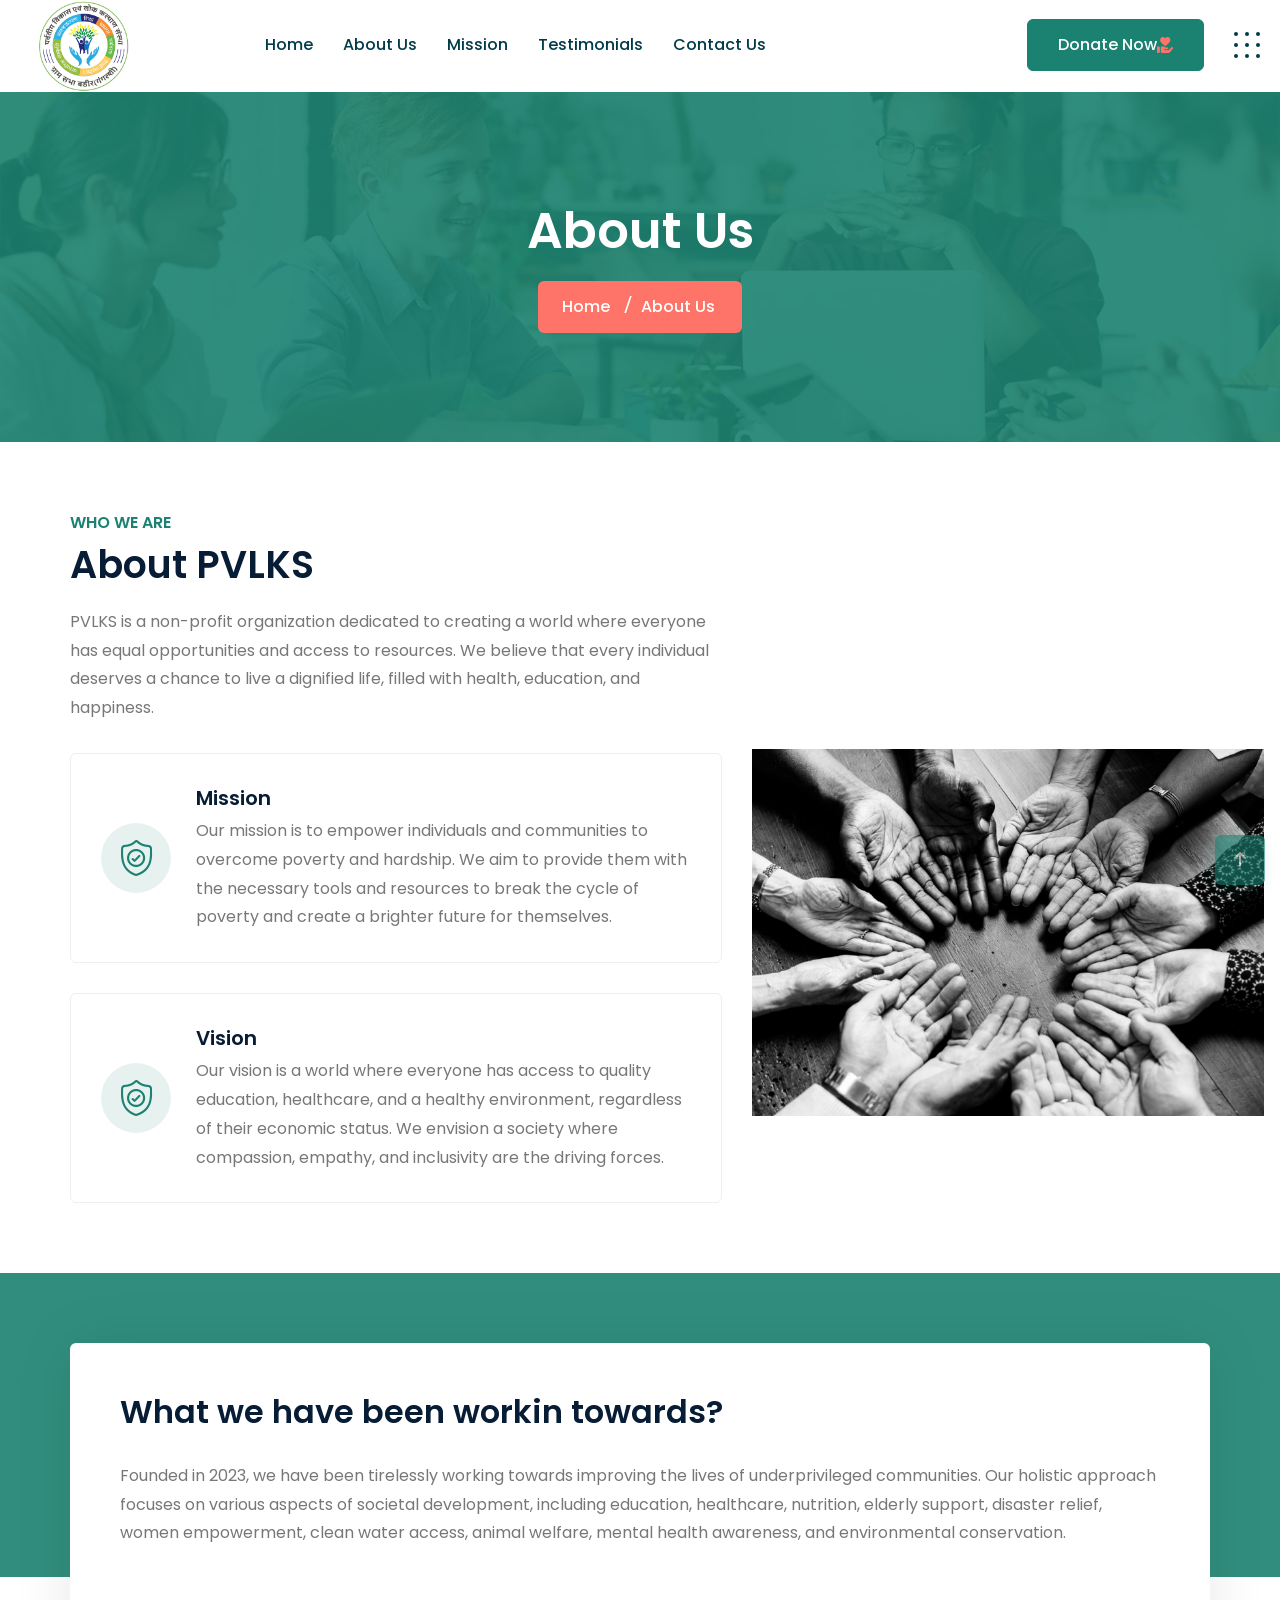
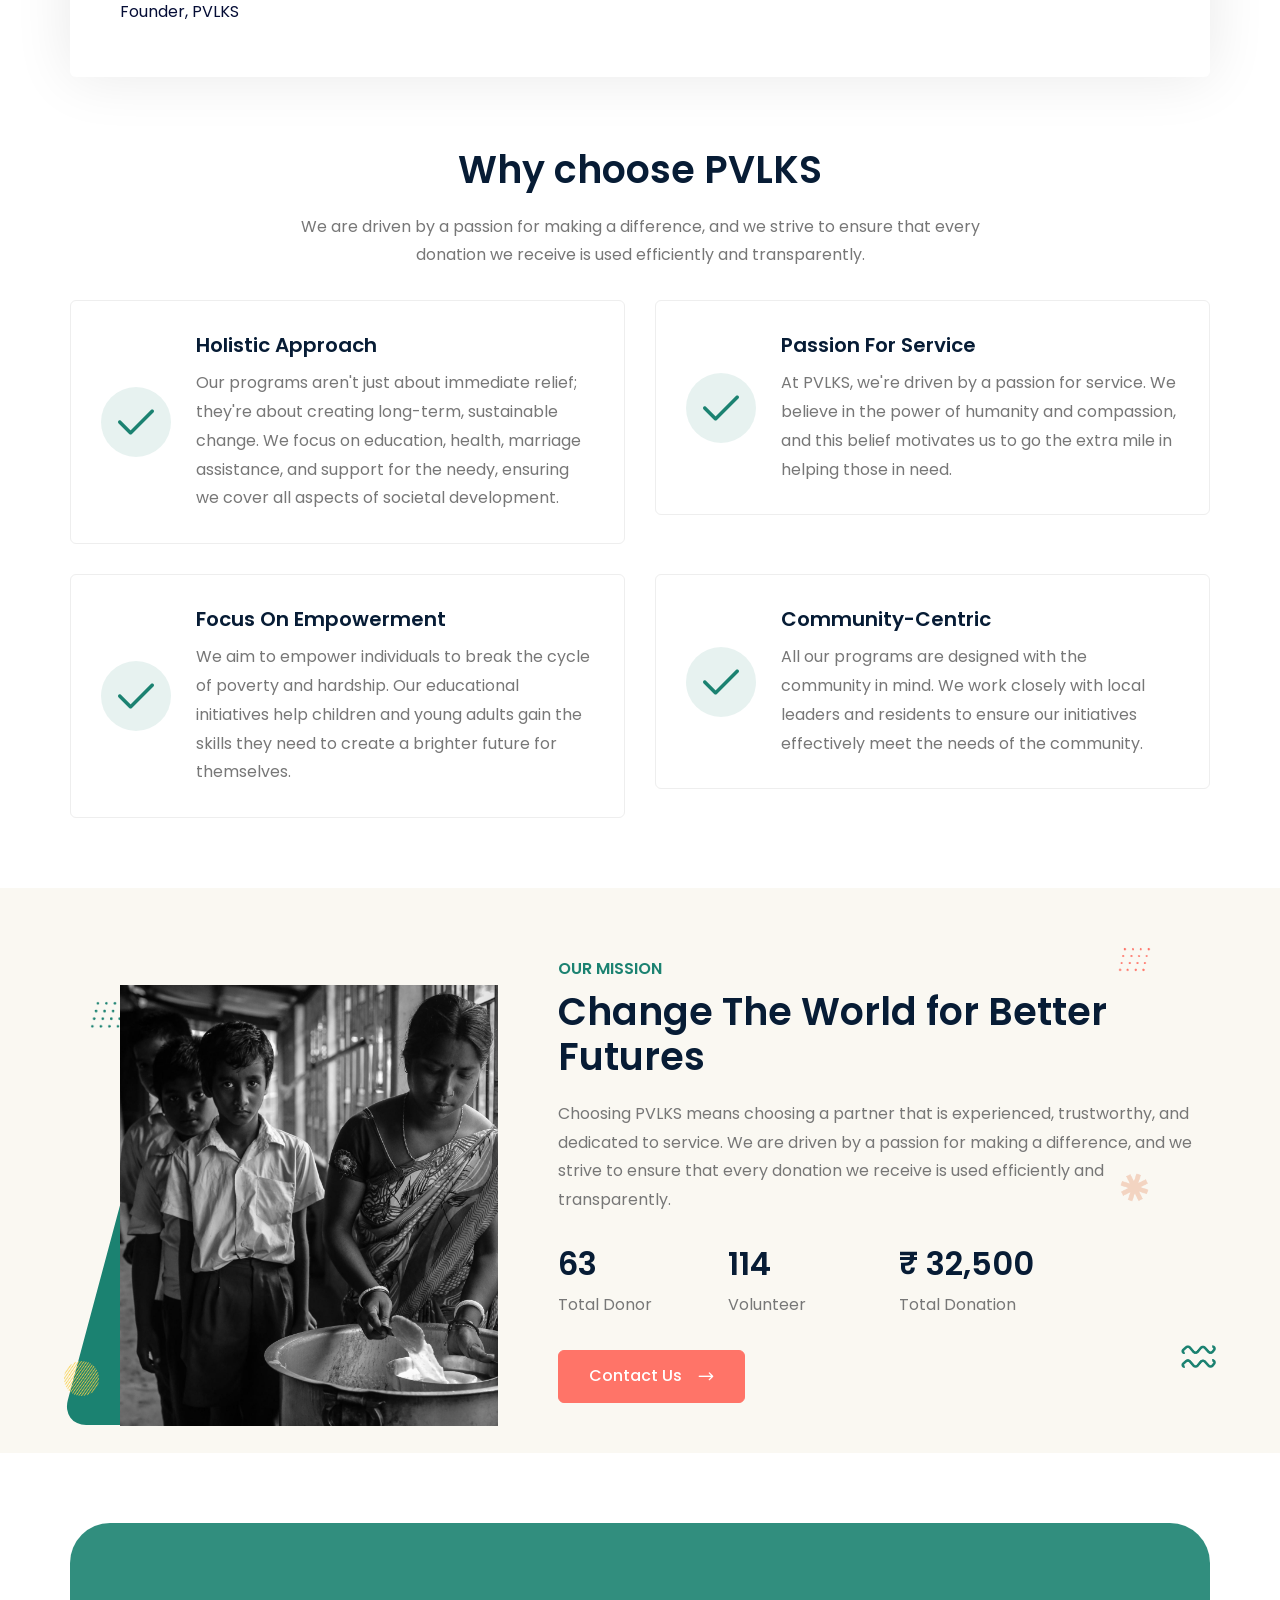
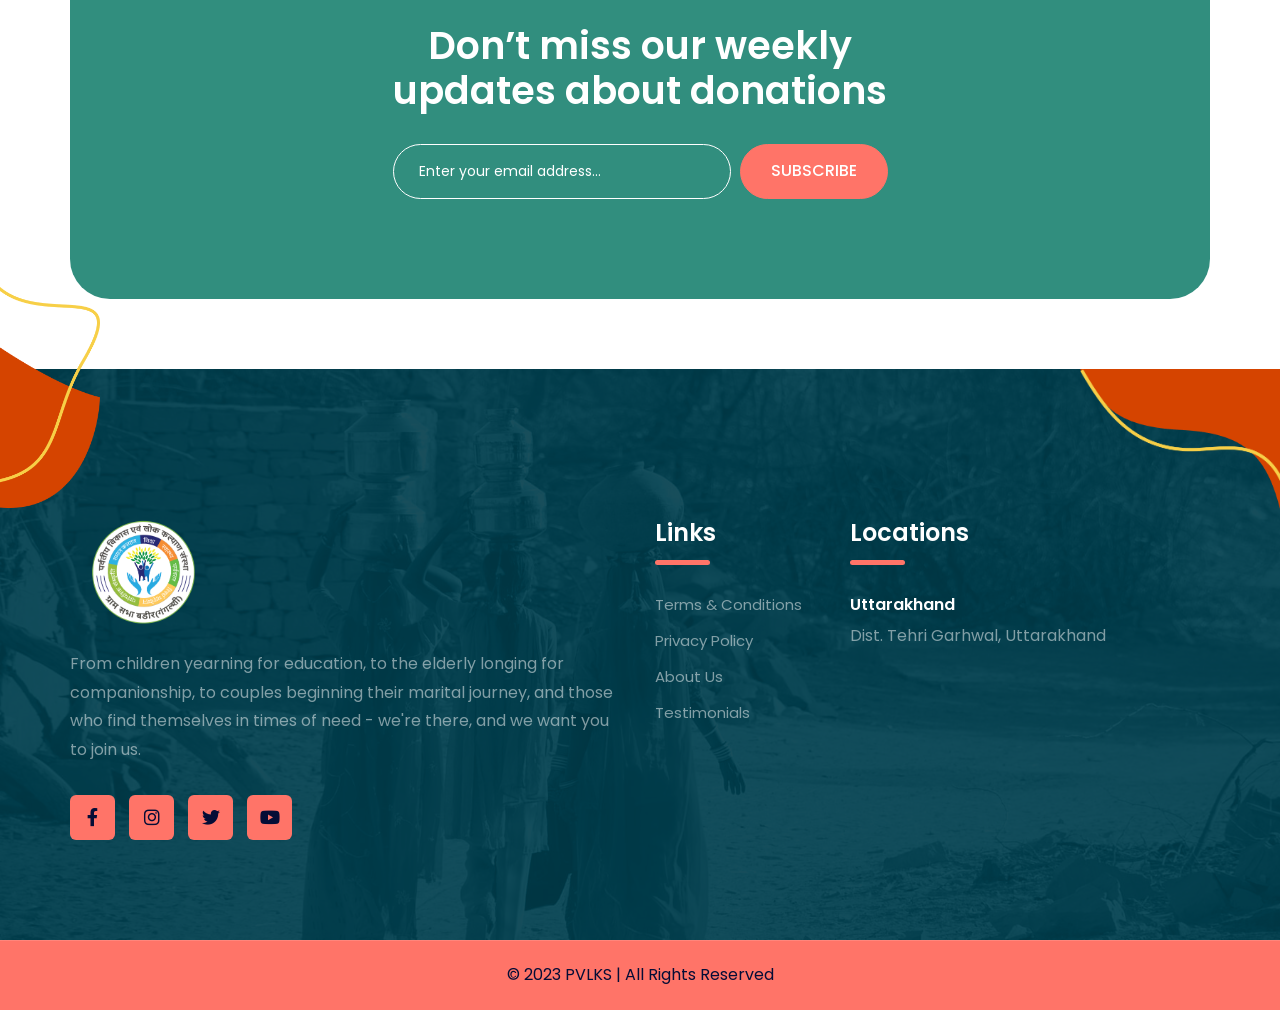
<file: about-us.html>
<!DOCTYPE html>
<html lang="en">
  <head>
    <!-- Meta -->
    <meta charset="utf-8" />
    <meta http-equiv="X-UA-Compatible" content="IE=edge" />
    <meta name="keywords" content="" />
    <meta name="author" content="PVLKS" />
    <meta name="robots" content="" />
    <meta name="description" content="Parvatiya Vikas Lok Kalyan Sanstha" />
    <meta
      property="og:description"
      content="Parvatiya Vikas Lok Kalyan Sanstha"
    />
    <meta name="format-detection" content="telephone=no" />

    <!-- Mobile Specific -->
    <meta name="viewport" content="width=device-width, initial-scale=1" />

    <!-- Title -->
    <title>About Us- Parvatiya Vikas Lok Kalyan Sanstha - PVLKS</title>

    <!-- Favicon icon -->
    <link rel="icon" type="image/png" href="images/favicon.png" />

    <!-- Stylesheet -->
    <link
      href="vendor/magnific-popup/magnific-popup.min.css"
      rel="stylesheet"
    />
    <link href="vendor/swiper/swiper-bundle.min.css" rel="stylesheet" />
    <link
      href="vendor/bootstrap-select/css/bootstrap-select.min.css"
      rel="stylesheet"
    />

    <!-- Custom Stylesheet -->
    <link rel="stylesheet" href="css/style.css" />
    <link rel="stylesheet" class="skin" href="css/skin/skin-1.css" />

    <!-- Google Fonts -->
    <link rel="preconnect" href="https://fonts.googleapis.com" />
    <link rel="preconnect" href="https://fonts.gstatic.com" crossorigin />
    <link
      href="https://fonts.googleapis.com/css2?family=Open+Sans:wght@300;400;500;600;700;800&family=Poppins:wght@100;200;300;400;500;600;700;800;900&display=swap"
      rel="stylesheet"
    />
  </head>
  <body id="bg">
    <div class="page-wraper">
      <!-- Header -->
      <header class="site-header mo-left header style-2">
        <!-- Main Header -->
        <div class="sticky-header main-bar-wraper navbar-expand-lg">
          <div class="main-bar clearfix">
            <div class="container-fluid clearfix">
              <!-- Website Logo -->
              <div class="logo-header mostion logo-dark">
                <a href="index.html"><img src="images/logo-2.png" alt="" /></a>
              </div>

              <!-- Nav Toggle Button -->
              <button
                class="navbar-toggler collapsed navicon justify-content-end"
                type="button"
                data-bs-toggle="collapse"
                data-bs-target="#navbarNavDropdown"
                aria-controls="navbarNavDropdown"
                aria-expanded="false"
                aria-label="Toggle navigation"
              >
                <span></span>
                <span></span>
                <span></span>
              </button>

              <!-- Extra Nav -->
              <div class="extra-nav">
                <div class="extra-cell d-flex align-items-center">
                  <a
                    class="btn btn-primary btnhover1"
                    href="javascript:void(0);"
                    data-bs-toggle="modal"
                    data-bs-target="#modalDonate"
                  >
                    <span>Donate Now</span>
                    <i class="flaticon-heart text-secondary ms-3"></i>
                  </a>
                  <a href="javascript:void(0);" class="menu-btn">
                    <svg
                      width="26"
                      height="26"
                      viewBox="0 0 26 26"
                      fill="none"
                      xmlns="http://www.w3.org/2000/svg"
                    >
                      <rect
                        x="22"
                        y="11"
                        width="4"
                        height="4"
                        rx="2"
                        fill="#003B4A"
                      />
                      <rect x="11" width="4" height="4" rx="2" fill="#003B4A" />
                      <rect x="22" width="4" height="4" rx="2" fill="#003B4A" />
                      <rect
                        x="11"
                        y="11"
                        width="4"
                        height="4"
                        rx="2"
                        fill="#003B4A"
                      />
                      <rect
                        x="11"
                        y="22"
                        width="4"
                        height="4"
                        rx="2"
                        fill="#003B4A"
                      />
                      <rect width="4" height="4" rx="2" fill="#003B4A" />
                      <rect y="11" width="4" height="4" rx="2" fill="#003B4A" />
                      <rect
                        x="22"
                        y="22"
                        width="4"
                        height="4"
                        rx="2"
                        fill="#003B4A"
                      />
                      <rect y="22" width="4" height="4" rx="2" fill="#003B4A" />
                    </svg>
                  </a>
                </div>
              </div>

              <!-- Header Nav -->
              <div
                class="header-nav navbar-collapse collapse justify-content-start"
                id="navbarNavDropdown"
              >
                <div class="logo-header logo-dark">
                  <a href="index.html"
                    ><img src="images/logo-2.png" alt=""
                  /></a>
                </div>
                <ul class="nav navbar-nav navbar navbar-left">
                  <li><a href="index.html">Home</a></li>
                  <li><a href="about-us.html">About Us</a></li>
                  <li><a href="mission.html">Mission</a></li>
                  <li><a href="testimonials.html">Testimonials</a></li>
                  <li><a href="contact-us.html">Contact Us</a></li>
                </ul>
                <div class="header-bottom">
                  <div class="dz-social-icon">
                    <ul>
                      <li>
                        <a
                          class="fab fa-facebook-f"
                          href="https://www.facebook.com/"
                        ></a>
                      </li>
                      <li>
                        <a
                          class="fab fa-twitter"
                          href="https://twitter.com/"
                        ></a>
                      </li>
                      <li>
                        <a
                          class="fab fa-linkedin-in"
                          href="https://www.linkedin.com/"
                        ></a>
                      </li>
                      <li>
                        <a
                          class="fab fa-instagram"
                          href="https://www.instagram.com/"
                        ></a>
                      </li>
                    </ul>
                  </div>
                </div>
              </div>
            </div>
          </div>
        </div>
        <!-- Main Header End -->
      </header>
      <!-- Header End -->

      <!-- Contact Sidebar -->
      <div class="contact-sidebar">
        <div class="contact-box">
          <div class="logo-contact logo-dark">
            <a href="index.html"><img src="images/logo-2.png" alt="" /></a>
          </div>
          <div class="m-b50 contact-text">
            <div class="dz-title">
              <h4>About us</h4>
              <div class="dz-separator style-1 text-primary mb-0"></div>
            </div>
            <p>
              At PVLKS, we're committed to making a difference in our
              communities, and we need your help. Your generous donation can
              provide educational opportunities for underprivileged children,
              support for our valued senior citizens, financial assistance for
              marriages, and a helping hand for those in need.
            </p>
            <a href="about-us.html" class="btn btn-primary btn-sm">READ MORE</a>
          </div>
          <div class="dz-title">
            <h4>Contact Info</h4>
            <div class="dz-separator style-1 text-primary mb-0"></div>
          </div>
          <div class="icon-bx-wraper left">
            <div class="icon-md m-r20">
              <span class="icon-cell"><i class="las la-phone-volume"></i></span>
            </div>
            <div class="icon-content">
              <h5 class="tilte">Call Now</h5>
              <a href="tel:+919654265055"><p class="m-b0">+91 965 426 5055</p></a>
            </div>
          </div>
          <div class="icon-bx-wraper left">
            <div class="icon-md m-r20">
              <span class="icon-cell"
                ><i class="las la-envelope-open"></i
              ></span>
            </div>
            <div class="icon-content">
              <h5 class="tilte">Email Now</h5>
              <a href="mailto:info@pvlks.com"
                ><p class="m-b0">info@pvlks.com</p></a
              >
            </div>
          </div>
          <div class="icon-bx-wraper left">
            <div class="icon-md m-r20">
              <span class="icon-cell"><i class="las la-map-marker"></i></span>
            </div>
            <div class="icon-content">
              <h5 class="tilte">Location</h5>
              <p class="m-b0">Dist. Tehri Garhwal, Uttarakhand</p>
            </div>
          </div>
        </div>
      </div>
      <div class="menu-close"></div>

      <div class="page-content bg-white">
        <!-- Banner  -->
        <div
          class="dz-bnr-inr dz-bnr-inr-sm style-1 text-center overlay-primary-dark"
          style="background-image: url('images/banner/bnr1.jpg')"
        >
          <div class="container">
            <div class="dz-bnr-inr-entry">
              <h1>About Us</h1>
              <!-- Breadcrumb Row -->
              <nav aria-label="breadcrumb" class="breadcrumb-row">
                <ul class="breadcrumb">
                  <li class="breadcrumb-item"><a href="index.html">Home</a></li>
                  <li class="breadcrumb-item active" aria-current="page">
                    About Us
                  </li>
                </ul>
              </nav>
              <!-- Breadcrumb Row End -->
            </div>
          </div>
        </div>
        <!-- Banner End -->

        <!-- About Us -->
        <section class="content-inner section-wrapper5">
          <div class="container">
            <div class="row align-items-center">
              <div class="col-lg-7">
                <div class="section-head">
                  <h5 class="sub-title">Who We Are</h5>
                  <h2>About PVLKS</h2>
                  <p class="m-t20">
                    PVLKS is a non-profit organization dedicated to creating a
                    world where everyone has equal opportunities and access to
                    resources. We believe that every individual deserves a
                    chance to live a dignified life, filled with health,
                    education, and happiness.
                  </p>
                </div>
                <div class="icon-bx-wraper box-hover style-2 m-b30">
                  <div class="icon-lg">
                    <a href="" class="icon-cell">
                      <i class="flaticon-shield"></i>
                    </a>
                  </div>
                  <div class="icon-content">
                    <h5 class="dz-tilte m-b5 text-capitalize">Mission</h5>
                    <p>
                      Our mission is to empower individuals and communities to
                      overcome poverty and hardship. We aim to provide them with
                      the necessary tools and resources to break the cycle of
                      poverty and create a brighter future for themselves.
                    </p>
                  </div>
                </div>
                <div class="icon-bx-wraper box-hover style-2 m-b30">
                  <div class="icon-lg">
                    <a href="" class="icon-cell">
                      <i class="flaticon-shield"></i>
                    </a>
                  </div>
                  <div class="icon-content">
                    <h5 class="dz-tilte m-b5 text-capitalize">Vision</h5>
                    <p>
                      Our vision is a world where everyone has access to quality
                      education, healthcare, and a healthy environment,
                      regardless of their economic status. We envision a society
                      where compassion, empathy, and inclusivity are the driving
                      forces.
                    </p>
                  </div>
                </div>
              </div>
              <div class="col-lg-5 m-b30">
                <div class="dz-media">
                  <img src="images/about/pvlks.jpg" alt="image" />
                </div>
              </div>
            </div>
          </div>
        </section>

        <!-- About Us -->
        <section
          class="content-inner-2 overlay-primary-dark about-wrapper2 bg-img-fix"
          style="
            background-image: url('images/background/bg4.jpg');
            background-size: cover;
            background-repeat: no-repeat;
          "
        >
          <div class="container">
            <div class="about-bx2">
              <div class="row g-0">
                <div class="col-lg-12">
                  <div class="dz-info">
                    <h2 class="title m-b30 m-md-b20">
                      What we have been workin towards?
                    </h2>
                    <p class="text">
                      Founded in 2023, we have been tirelessly working towards
                      improving the lives of underprivileged communities. Our
                      holistic approach focuses on various aspects of societal
                      development, including education, healthcare, nutrition,
                      elderly support, disaster relief, women empowerment, clean
                      water access, animal welfare, mental health awareness, and
                      environmental conservation.
                    </p>
                    <div class="signature">
                      <p class="text-dark m-t15 mb-0">Founder, PVLKS</p>
                    </div>
                  </div>
                </div>
              </div>
            </div>
          </div>
        </section>
        <!-- About Us -->

        <!-- icon -box -->
        <section class="content-inner">
          <div class="container">
            <div class="section-head text-center">
              <h2 class="m-b20">Why choose PVLKS</h2>
              <p>
                We are driven by a passion for making a difference, and we
                strive to ensure that every donation we receive is used
                efficiently and transparently.
              </p>
            </div>
            <div class="row">
              <div class="col-lg-6 col-md-12 col-sm-12">
                <div class="icon-bx-wraper box-hover style-2 m-b30">
                  <div class="icon-lg">
                    <div class="icon-cell">
                      <i class="flaticon-check"></i>
                    </div>
                  </div>
                  <div class="icon-content">
                    <h5 class="dz-tilte m-b10 text-capitalize">
                      Holistic Approach
                    </h5>
                    <p>
                      Our programs aren't just about immediate relief; they're
                      about creating long-term, sustainable change. We focus on
                      education, health, marriage assistance, and support for
                      the needy, ensuring we cover all aspects of societal
                      development.
                    </p>
                  </div>
                </div>
              </div>
              <div class="col-lg-6 col-md-12 col-sm-12">
                <div class="icon-bx-wraper box-hover style-2 m-b30">
                  <div class="icon-lg">
                    <div class="icon-cell">
                      <i class="flaticon-check"></i>
                    </div>
                  </div>
                  <div class="icon-content">
                    <h5 class="dz-tilte m-b10 text-capitalize">
                      Passion for Service
                    </h5>
                    <p>
                      At PVLKS, we're driven by a passion for service. We
                      believe in the power of humanity and compassion, and this
                      belief motivates us to go the extra mile in helping those
                      in need.
                    </p>
                  </div>
                </div>
              </div>
              <div class="col-lg-6 col-md-12 col-sm-12">
                <div class="icon-bx-wraper box-hover style-2 m-b30">
                  <div class="icon-lg">
                    <div class="icon-cell">
                      <i class="flaticon-check"></i>
                    </div>
                  </div>
                  <div class="icon-content">
                    <h5 class="dz-tilte m-b10 text-capitalize">
                      Focus on Empowerment
                    </h5>
                    <p>
                      We aim to empower individuals to break the cycle of
                      poverty and hardship. Our educational initiatives help
                      children and young adults gain the skills they need to
                      create a brighter future for themselves.
                    </p>
                  </div>
                </div>
              </div>
              <div class="col-lg-6 col-md-12 col-sm-12">
                <div class="icon-bx-wraper box-hover style-2 m-b30">
                  <div class="icon-lg">
                    <div class="icon-cell">
                      <i class="flaticon-check"></i>
                    </div>
                  </div>
                  <div class="icon-content">
                    <h5 class="dz-tilte m-b10 text-capitalize">
                      Community-Centric
                    </h5>
                    <p>
                      All our programs are designed with the community in mind.
                      We work closely with local leaders and residents to ensure
                      our initiatives effectively meet the needs of the
                      community.
                    </p>
                  </div>
                </div>
              </div>
            </div>
          </div>
        </section>
        <!-- icon -box -->

        <!-- Our Mission -->
        <section class="content-inner-2 bg-light section-pattren1">
          <div class="container">
            <div class="row about-bx3 align-items-center">
              <div class="col-lg-5">
                <div class="dz-media">
                  <img src="images/about/about-main.jpg" alt="image" />
                </div>
              </div>
              <div class="col-lg-7 m-b50">
                <div class="section-head">
                  <h5 class="sub-title">Our Mission</h5>
                  <h2>Change The World for Better Futures</h2>
                  <p class="m-t20">
                    Choosing PVLKS means choosing a partner that is experienced,
                    trustworthy, and dedicated to service. We are driven by a
                    passion for making a difference, and we strive to ensure
                    that every donation we receive is used efficiently and
                    transparently.
                  </p>
                </div>
                <div class="row">
                  <div class="col-lg-3 col-sm-4 col-6 m-b30">
                    <h2><span class="counter">500</span></h2>
                    <span class="counter-text">Total Donor</span>
                  </div>
                  <div class="col-lg-3 col-sm-4 col-6 m-b30">
                    <h2><span class="counter">874</span></h2>
                    <span class="counter-text">Volunteer</span>
                  </div>
                  <div class="col-lg-4 col-sm-4 col-12 m-b30">
                    <h2>₹ <span class="counter">2,50,000</span></h2>
                    <span class="counter-text">Total Donation</span>
                  </div>
                </div>
                <a
                  href="contact-us.html"
                  class="m-r30 m-sm-r10 btn btn-secondary"
                  >Contact Us <i class="flaticon-right-arrows ps-3"></i
                ></a>
              </div>
            </div>
          </div>
          <img
            src="images/pattern/shape1.png"
            class="shape-1 move-1"
            alt="shape"
          />
          <img
            src="images/pattern/shape2.png"
            class="shape-2 move-2"
            alt="shape"
          />
          <img
            src="images/pattern/shape3.png"
            class="shape-3 move-1"
            alt="shape"
          />
          <img
            src="images/pattern/shape5.png"
            class="shape-4 rotating"
            alt="shape"
          />
          <img
            src="images/pattern/shape6.png"
            class="shape-5 rotating"
            alt="shape"
          />
          <img
            src="images/pattern/shape6.png"
            class="shape-6 rotating"
            alt="shape"
          />
        </section>

        <!-- Call Action -->
        <div class="call-action style-1 content-inner-1">
          <div class="container">
            <div
              class="inner-action overlay-primary-dark"
              style="
                background-image: url('images/background/bg1.jpg');
                background-size: cover;
                background-repeat: no-repeat;
              "
            >
              <div class="row inner-content justify-content-center">
                <div class="col-xl-6 col-lg-9">
                  <div class="section-head text-center">
                    <h2 class="title text-white">
                      Don’t miss our weekly updates about donations
                    </h2>
                  </div>
                  <form class="dzSubscribe" action="" method="">
                    <div class="dzSubscribeMsg text-white"></div>
                    <div class="input-group">
                      <input
                        name="dzEmail"
                        required="required"
                        type="email"
                        class="form-control"
                        placeholder="Enter your email address..."
                      />
                      <div class="input-group-addon">
                        <button
                          name="submit"
                          value="Submit"
                          type="submit"
                          class="btn btn-secondary btn-rounded-lg"
                        >
                          <span>SUBSCRIBE</span>
                          <i class="fa-solid fa-paper-plane"></i>
                        </button>
                      </div>
                    </div>
                  </form>
                </div>
              </div>
            </div>
          </div>
        </div>
        <!-- Call Action -->
      </div>

      <!-- Footer -->
      <footer class="site-footer style-2" id="footer">
        <div
          class="footer-top footer-feature background-luminosity"
          style="
            background-image: url(images/main-slider/slider1/slider-bg1.jpg);
          "
        >
          <div class="container">
            <div class="row">
              <div
                class="col-xl-6 col-lg-12 col-md-12 wow fadeInUp"
                data-wow-delay="0.2s"
              >
                <div class="widget widget_about">
                  <div class="footer-logo logo-white">
                    <a href="index.html"
                      ><img src="images/logo-white-2.png" alt=""
                    /></a>
                  </div>
                  <p>
                    From children yearning for education, to the elderly longing
                    for companionship, to couples beginning their marital
                    journey, and those who find themselves in times of need -
                    we're there, and we want you to join us.
                  </p>
                  <div class="dz-social-icon style-3">
                    <ul>
                      <li>
                        <a
                          target="_blank"
                          class="fab fa-facebook-f"
                          href="https://www.facebook.com/"
                        ></a>
                      </li>
                      <li>
                        <a
                          target="_blank"
                          class="fab fa-instagram"
                          href="https://www.instagram.com/"
                        ></a>
                      </li>
                      <li>
                        <a
                          target="_blank"
                          class="fab fa-twitter"
                          href="https://twitter.com/"
                        ></a>
                      </li>
                      <li>
                        <a
                          target="_blank"
                          class="fab fa-youtube"
                          href="https://youtube.com/"
                        ></a>
                      </li>
                    </ul>
                  </div>
                </div>
              </div>
              <div
                class="col-xl-2 col-lg-4 col-md-4 col-sm-6 wow fadeInUp"
                data-wow-delay="0.4s"
              >
                <div class="widget widget_services">
                  <h4 class="widget-title">Links</h4>
                  <div class="separator-2 bg-secondary m-b30"></div>
                  <ul>
                    <li>
                      <a href="terms-and-condition.html">Terms & Conditions</a>
                    </li>
                    <li><a href="privacy-policy.html">Privacy Policy</a></li>
                    <li><a href="about-us.html">About Us</a></li>
                    <li><a href="testimonials.html">Testimonials</a></li>
                  </ul>
                </div>
              </div>
              <div
                class="col-xl-4 col-md-4 col-sm-12 wow fadeInUp"
                data-wow-delay="0.8s"
              >
                <div class="widget widget_locations">
                  <h4 class="widget-title">Locations</h4>
                  <div class="separator-2 bg-secondary m-b30"></div>
                  <div class="clearfix">
                    <h6 class="title">Uttarakhand</h6>
                    <p>Dist. Tehri Garhwal, Uttarakhand</p>
                  </div>
                </div>
              </div>
            </div>
          </div>
          <img class="shape1" src="images/side-images/shape4.png" alt="" />
          <img class="shape2" src="images/side-images/shape-line4.png" alt="" />
          <img class="shape3" src="images/side-images/shape5.png" alt="" />
          <img class="shape4" src="images/side-images/shape-line5.png" alt="" />
        </div>
        <!-- Footer Bottom Part -->
        <div class="footer-bottom text-center">
          <div class="container">
            <span class="copyright-text"
              >© 2023 <a href="/index.html" target="_blank">PVLKS</a> | All
              Rights Reserved</span
            >
          </div>
        </div>
      </footer>
      <!-- Footer End -->

      <!-- Choose a donation amount -->
      <div
        class="modal fade modal-wrapper"
        id="modalDonate"
        tabindex="-1"
        role="dialog"
        aria-labelledby="modalDonate"
        aria-hidden="true"
      >
        <div class="modal-dialog" role="document">
          <div class="modal-content">
            <div class="modal-header">
              <h5 class="modal-title">Choose a donation amount</h5>
              <button
                type="button"
                class="btn-close"
                data-bs-dismiss="modal"
                aria-label="Close"
              >
                <i class="flaticon-close"></i>
              </button>
            </div>
            <div class="modal-body">
              <form action="index.html">
                <div class="row">
                  <div class="col-lg-12">
                    <div class="tag-donate style-1">
                      <div class="donate-categories">
                        <div class="form-check">
                          <input
                            class="form-check-input"
                            type="radio"
                            name="flexRadioDefault"
                            id="flexRadioDefault1"
                          />
                          <label
                            class="form-check-label"
                            for="flexRadioDefault1"
                          >
                            ₹ 100
                          </label>
                        </div>
                      </div>
                      <div class="donate-categories">
                        <div class="form-check">
                          <input
                            class="form-check-input"
                            type="radio"
                            name="flexRadioDefault"
                            id="flexRadioDefault2"
                            checked
                          />
                          <label
                            class="form-check-label"
                            for="flexRadioDefault2"
                          >
                            ₹ 200
                          </label>
                        </div>
                      </div>
                      <div class="donate-categories">
                        <div class="form-check">
                          <input
                            class="form-check-input"
                            type="radio"
                            name="flexRadioDefault"
                            id="flexRadioDefault3"
                            checked
                          />
                          <label
                            class="form-check-label"
                            for="flexRadioDefault3"
                          >
                            ₹ 500
                          </label>
                        </div>
                      </div>
                      <div class="donate-categories">
                        <div class="form-check">
                          <input
                            class="form-check-input"
                            type="radio"
                            name="flexRadioDefault"
                            id="flexRadioDefault4"
                            checked
                          />
                          <label
                            class="form-check-label"
                            for="flexRadioDefault4"
                          >
                            ₹ 1000
                          </label>
                        </div>
                      </div>
                    </div>
                  </div>
                  <div class="col-lg-12">
                    <div class="form-group">
                      <label class="form-label">Other Amount</label>
                      <div class="input-group">
                        <input
                          type="number"
                          class="form-control"
                          placeholder="Other Amount"
                        />
                      </div>
                    </div>
                  </div>
                  <div class="col-lg-12">
                    <div class="form-group">
                      <label class="form-label">Name</label>
                      <div class="input-group">
                        <input
                          name="dzName"
                          required=""
                          type="text"
                          class="form-control"
                          placeholder="Jakob Bothman"
                        />
                      </div>
                    </div>
                  </div>
                  <div class="col-lg-12">
                    <div class="form-group">
                      <label class="form-label">Email address</label>
                      <div class="input-group">
                        <input
                          name="dzEmail"
                          required
                          type="text"
                          class="form-control"
                          placeholder="info@mail.com"
                        />
                      </div>
                    </div>
                  </div>
                  <div class="col-lg-12">
                    <div class="form-group">
                      <label class="form-label">Phone Number</label>
                      <div class="input-group">
                        <input
                          type="number"
                          class="form-control"
                          placeholder="Phone Number"
                        />
                      </div>
                    </div>
                  </div>
                  <div class="col-lg-12">
                    <div class="form-group">
                      <label class="form-label">Address</label>
                      <div class="input-group">
                        <input
                          required
                          type="text"
                          class="form-control"
                          placeholder="Address"
                        />
                      </div>
                    </div>
                  </div>
                  <div class="col-lg-12">
                    <div class="form-group">
                      <label class="form-label">Pancard</label>
                      <div class="input-group">
                        <input
                          type="number"
                          class="form-control"
                          placeholder="Pancard"
                        />
                      </div>
                    </div>
                  </div>
                  <div class="col-lg-12">
                    <div class="form-group mb-0 text-center">
                      <button
                        name="submit"
                        type="submit"
                        value="Submit"
                        class="btn btn-primary btn-block"
                      >
                        Proceed To Pay
                      </button>
                    </div>
                  </div>
                </div>
              </form>
            </div>
          </div>
        </div>
      </div>

      <!-- Authentication Modal -->
      <div
        class="modal fade modal-wrapper auth-modal"
        id="modalLogin"
        tabindex="-1"
        role="dialog"
        aria-labelledby="modalLogin"
        aria-hidden="true"
      >
        <div class="modal-dialog" role="document">
          <!-- Login Your Account -->
          <div class="modal-content">
            <h2 class="title">Login Your Account</h2>
            <form action="index.html">
              <div class="form-group">
                <input
                  type="email"
                  class="form-control"
                  placeholder="Email Address"
                />
              </div>
              <div class="form-group">
                <input
                  type="password"
                  class="form-control"
                  placeholder="Password"
                />
                <div class="reset-password">
                  <a
                    class="btn-link collapsed"
                    data-bs-toggle="collapse"
                    href="about-us.html#reset-password"
                    role="button"
                    aria-expanded="false"
                    aria-controls="reset-password"
                    >Reset password?</a
                  >
                </div>
              </div>
              <div class="form-group">
                <button
                  type="submit"
                  class="btn btn-sm btn-outline-primary btn-block"
                >
                  Login
                </button>
              </div>
              <div class="form-group">
                <a
                  href="javascript:void(0);"
                  class="btn btn-sm facebook btn-block"
                  ><i class="fa-brands fa-facebook-f m-r10"></i>Log in with
                  Facebook</a
                >
              </div>
              <div class="form-group">
                <a
                  href="javascript:void(0);"
                  class="btn btn-sm google-plus btn-block"
                  ><i class="fa-brands fa-google m-r10"></i>Log in with
                  Google</a
                >
              </div>
              <div class="sign-text">
                <span
                  >Don't have a Crowdfunding account?
                  <a
                    class="btn-link collapsed"
                    data-bs-toggle="collapse"
                    href="about-us.html#sign-up"
                    role="button"
                    aria-expanded="false"
                    aria-controls="sign-up"
                    >Sign up</a
                  ></span
                >
              </div>
            </form>
          </div>

          <!-- Reset Password -->
          <div
            class="modal-content collapse reset-password"
            id="reset-password"
          >
            <h2 class="title">Reset password?</h2>
            <form>
              <div class="form-group password-icon-bx">
                <i class="fa fa-lock"></i>
                <p>
                  Enter your email address associated with your account, and
                  we'll email you a link to reset your password...
                </p>
              </div>
              <div class="form-group">
                <input
                  type="email"
                  class="form-control"
                  placeholder="Enter email address"
                />
              </div>
              <div class="form-group">
                <button
                  type="submit"
                  class="btn btn-sm btn-outline-primary btn-block"
                >
                  Send reset link
                </button>
              </div>
              <a
                data-bs-toggle="collapse"
                href="about-us.html#reset-password"
                class="sign-text"
                role="button"
                aria-expanded="false"
                aria-controls="reset-password"
                >Back</a
              >
            </form>
          </div>

          <!-- Sign Up Your Account -->
          <div class="modal-content collapse sign-up" id="sign-up">
            <h2 class="title">Sign Up Your Account</h2>
            <form action="index.html">
              <div class="form-group">
                <input
                  type="email"
                  class="form-control"
                  placeholder="Email Address"
                />
              </div>
              <div class="form-group">
                <input
                  type="password"
                  class="form-control"
                  placeholder="Password"
                />
              </div>
              <div class="form-group">
                <button
                  type="submit"
                  class="btn btn-sm btn-outline-primary btn-block"
                >
                  Sign Up
                </button>
              </div>
              <div class="form-group">
                <a
                  href="javascript:void(0);"
                  class="btn btn-sm facebook btn-block"
                  ><i class="fa-brands fa-facebook-f m-r10"></i>Log in with
                  Facebook</a
                >
              </div>
              <div class="form-group">
                <a
                  href="javascript:void(0);"
                  class="btn btn-sm google-plus btn-block"
                  ><i class="fa-brands fa-google m-r10"></i>Log in with
                  Google</a
                >
              </div>
              <div class="sign-text">
                <span
                  >Don't have a Crowdfunding account?
                  <a
                    class="btn-link collapsed"
                    data-bs-toggle="collapse"
                    href="about-us.html#sign-up"
                    role="button"
                    aria-expanded="false"
                    aria-controls="sign-up"
                    >Login</a
                  ></span
                >
              </div>
            </form>
          </div>
        </div>
      </div>

      <button class="scroltop icon-up" type="button">
        <i class="fas fa-arrow-up"></i>
      </button>
    </div>
    <!-- JAVASCRIPT FILES ========================================= -->
    <script src="js/jquery.min.js"></script>
    <!-- JQUERY.MIN JS -->
    <script src="vendor/bootstrap/js/bootstrap.bundle.min.js"></script>
    <!-- BOOTSTRAP.MIN JS -->
    <script src="vendor/magnific-popup/magnific-popup.js"></script>
    <!-- MAGNIFIC POPUP JS -->
    <script src="vendor/counter/waypoints-min.js"></script>
    <!-- WAYPOINTS JS -->
    <script src="vendor/counter/counterup.min.js"></script>
    <!-- COUNTERUP JS -->
    <script src="vendor/swiper/swiper-bundle.min.js"></script>
    <!-- OWL-CAROUSEL -->
    <script src="js/dz.carousel.js"></script>
    <!-- OWL-CAROUSEL -->
    <script src="js/dz.ajax.js"></script>
    <!-- AJAX -->
    <script src="js/custom.js"></script>
    <!-- CUSTOM JS -->
  </body>
</html>
</file>
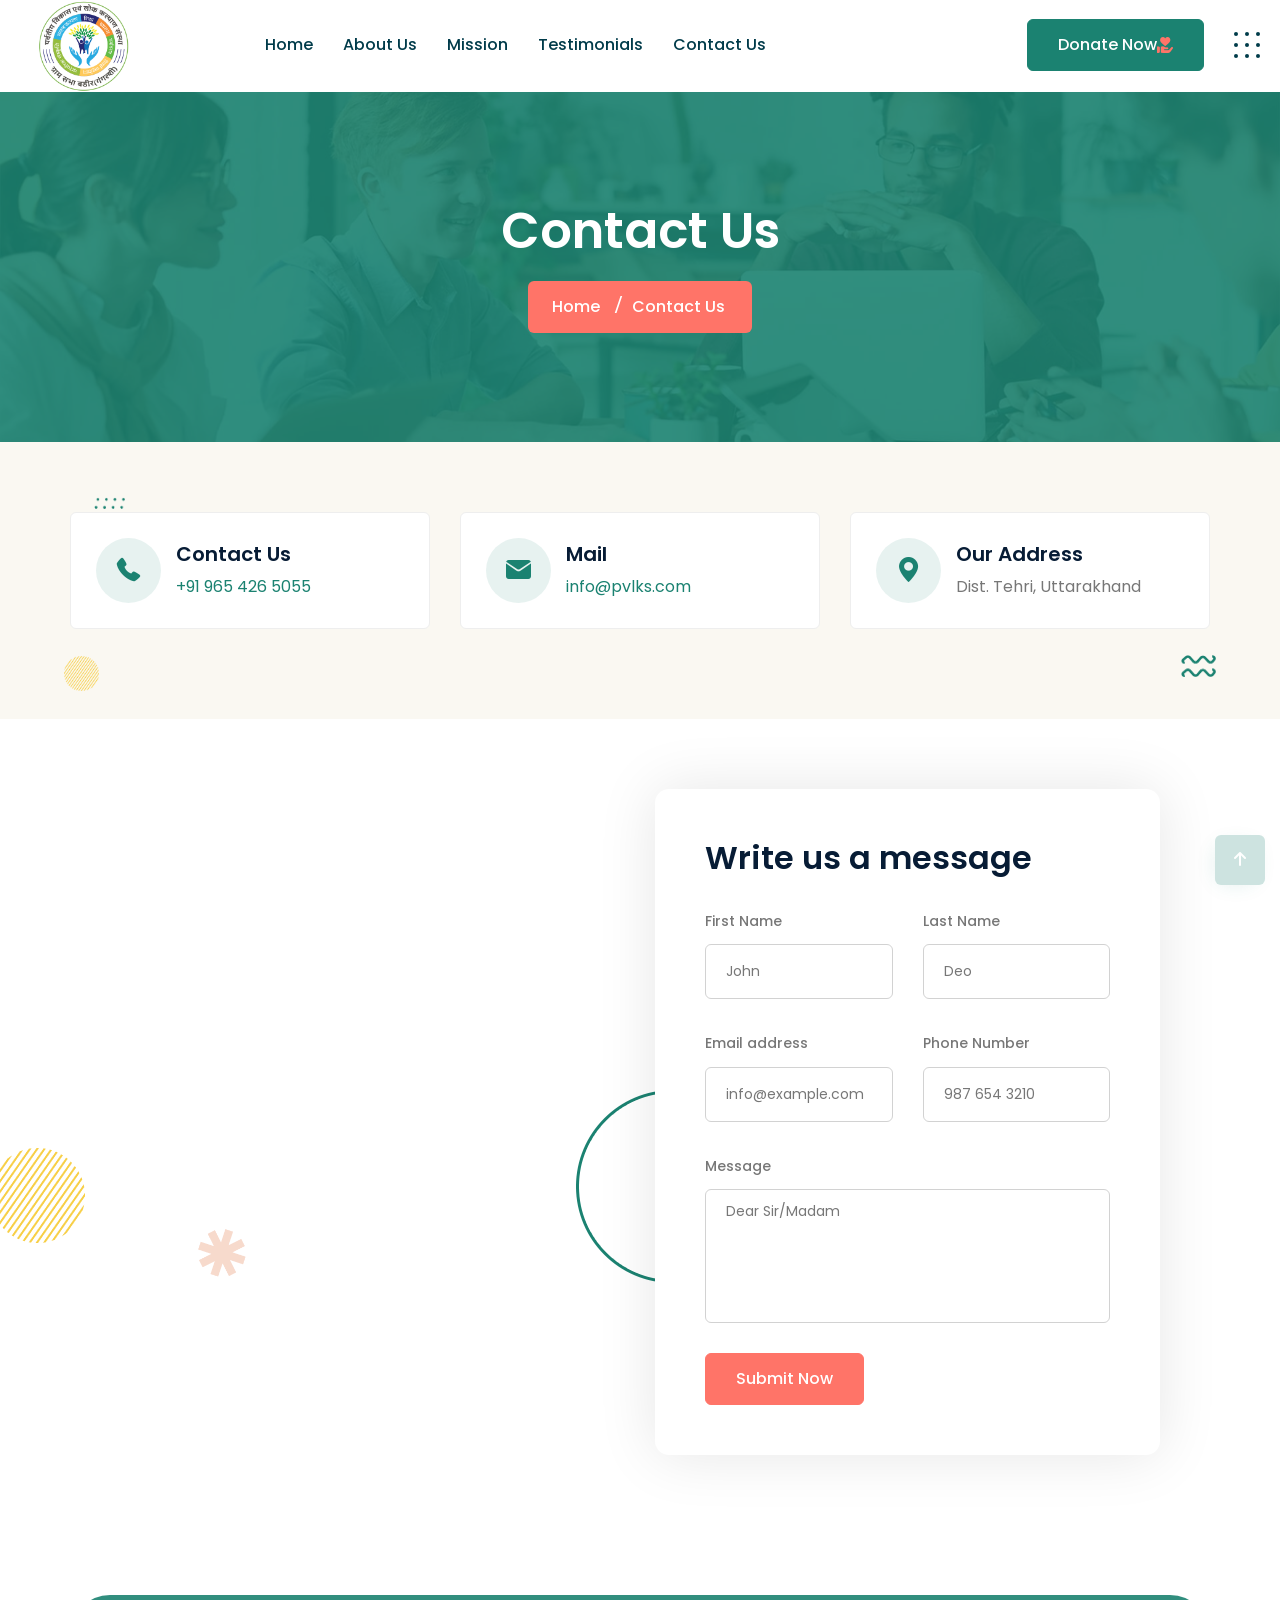
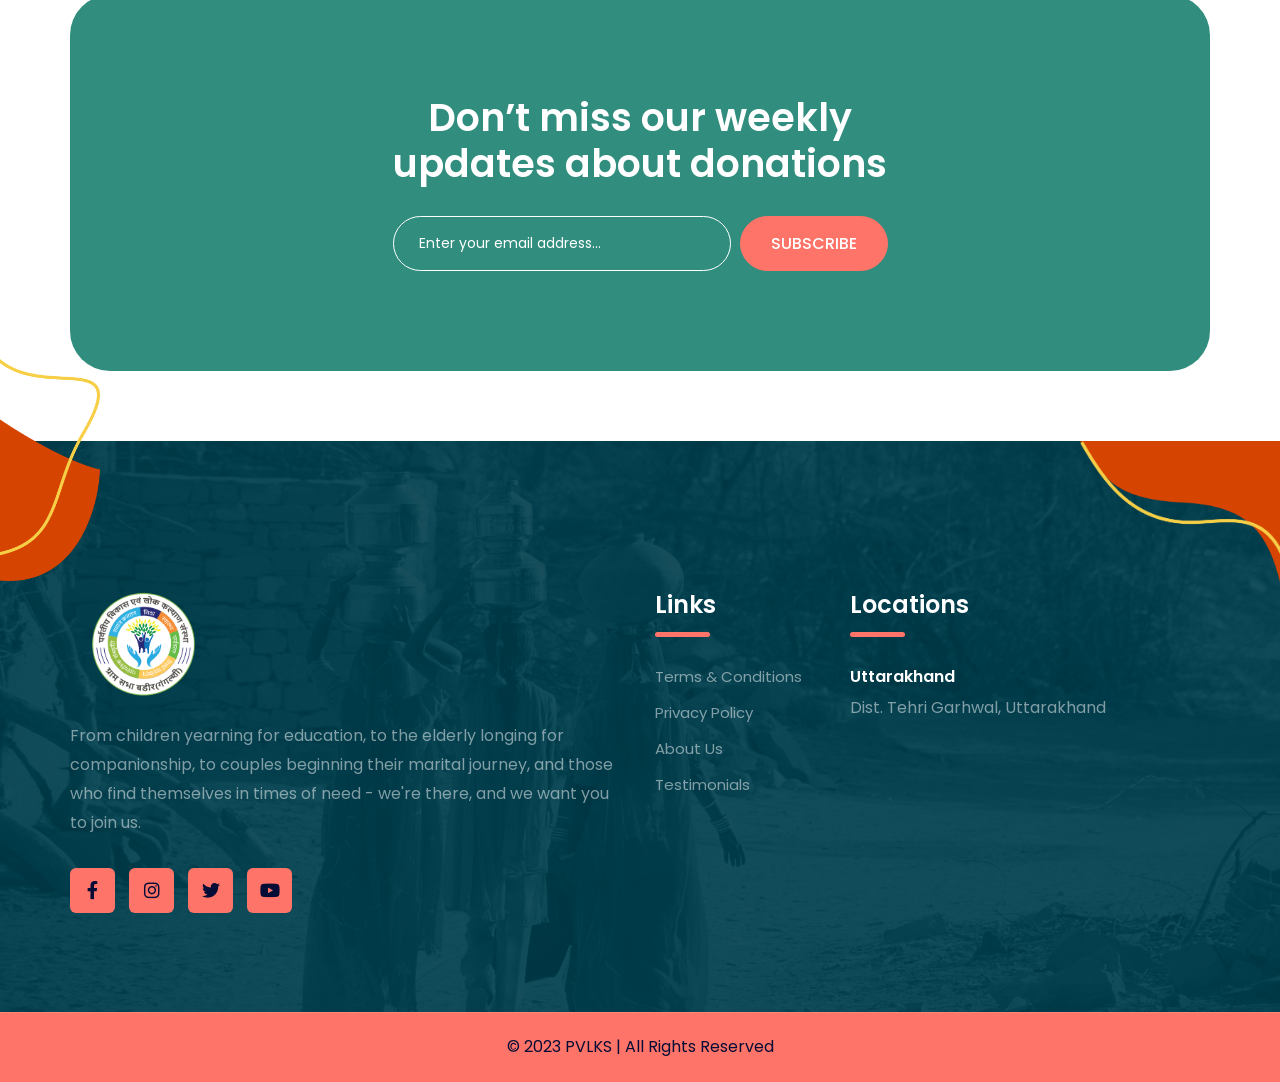
<file: contact-us.html>
<!DOCTYPE html>
<html lang="en">
  <head>
    <!-- Meta -->
    <meta charset="utf-8" />
    <meta http-equiv="X-UA-Compatible" content="IE=edge" />
    <meta name="keywords" content="" />
    <meta name="author" content="PVLKS" />
    <meta name="robots" content="" />
    <meta name="description" content="Parvatiya Vikas Lok Kalyan Sanstha" />
    <meta
      property="og:description"
      content="Parvatiya Vikas Lok Kalyan Sanstha"
    />
    <meta name="format-detection" content="telephone=no" />

    <!-- Mobile Specific -->
    <meta name="viewport" content="width=device-width, initial-scale=1" />

    <!-- Title -->
    <title>Contact Us - Parvatiya Vikas Lok Kalyan Sanstha - PVLKS</title>

    <!-- Favicon icon -->
    <link rel="icon" type="image/png" href="images/favicon.png" />

    <!-- Stylesheet -->
    <link
      href="vendor/magnific-popup/magnific-popup.min.css"
      rel="stylesheet"
    />
    <link href="vendor/swiper/swiper-bundle.min.css" rel="stylesheet" />
    <link
      href="vendor/bootstrap-select/css/bootstrap-select.min.css"
      rel="stylesheet"
    />

    <!-- Custom Stylesheet -->
    <link rel="stylesheet" href="css/style.css" />
    <link rel="stylesheet" class="skin" href="css/skin/skin-1.css" />

    <!-- Google Fonts -->
    <link rel="preconnect" href="https://fonts.googleapis.com" />
    <link rel="preconnect" href="https://fonts.gstatic.com" crossorigin />
    <link
      href="https://fonts.googleapis.com/css2?family=Open+Sans:wght@300;400;500;600;700;800&family=Poppins:wght@100;200;300;400;500;600;700;800;900&display=swap"
      rel="stylesheet"
    />
  </head>
  <body id="bg">
    <div class="page-wraper">
      <!-- Header -->
      <header class="site-header mo-left header style-2">
        <!-- Main Header -->
        <div class="sticky-header main-bar-wraper navbar-expand-lg">
          <div class="main-bar clearfix">
            <div class="container-fluid clearfix">
              <!-- Website Logo -->
              <div class="logo-header mostion logo-dark">
                <a href="index.html"><img src="images/logo-2.png" alt="" /></a>
              </div>

              <!-- Nav Toggle Button -->
              <button
                class="navbar-toggler collapsed navicon justify-content-end"
                type="button"
                data-bs-toggle="collapse"
                data-bs-target="#navbarNavDropdown"
                aria-controls="navbarNavDropdown"
                aria-expanded="false"
                aria-label="Toggle navigation"
              >
                <span></span>
                <span></span>
                <span></span>
              </button>

              <!-- Extra Nav -->
              <div class="extra-nav">
                <div class="extra-cell d-flex align-items-center">
                  <a
                    class="btn btn-primary btnhover1"
                    href="javascript:void(0);"
                    data-bs-toggle="modal"
                    data-bs-target="#modalDonate"
                  >
                    <span>Donate Now</span>
                    <i class="flaticon-heart text-secondary ms-3"></i>
                  </a>
                  <a href="javascript:void(0);" class="menu-btn">
                    <svg
                      width="26"
                      height="26"
                      viewBox="0 0 26 26"
                      fill="none"
                      xmlns="http://www.w3.org/2000/svg"
                    >
                      <rect
                        x="22"
                        y="11"
                        width="4"
                        height="4"
                        rx="2"
                        fill="#003B4A"
                      />
                      <rect x="11" width="4" height="4" rx="2" fill="#003B4A" />
                      <rect x="22" width="4" height="4" rx="2" fill="#003B4A" />
                      <rect
                        x="11"
                        y="11"
                        width="4"
                        height="4"
                        rx="2"
                        fill="#003B4A"
                      />
                      <rect
                        x="11"
                        y="22"
                        width="4"
                        height="4"
                        rx="2"
                        fill="#003B4A"
                      />
                      <rect width="4" height="4" rx="2" fill="#003B4A" />
                      <rect y="11" width="4" height="4" rx="2" fill="#003B4A" />
                      <rect
                        x="22"
                        y="22"
                        width="4"
                        height="4"
                        rx="2"
                        fill="#003B4A"
                      />
                      <rect y="22" width="4" height="4" rx="2" fill="#003B4A" />
                    </svg>
                  </a>
                </div>
              </div>

              <!-- Header Nav -->
              <div
                class="header-nav navbar-collapse collapse justify-content-start"
                id="navbarNavDropdown"
              >
                <div class="logo-header logo-dark">
                  <a href="index.html"
                    ><img src="images/logo-2.png" alt=""
                  /></a>
                </div>
                <ul class="nav navbar-nav navbar navbar-left">
                  <li><a href="index.html">Home</a></li>
                  <li><a href="about-us.html">About Us</a></li>
                  <li><a href="mission.html">Mission</a></li>
                  <li><a href="testimonials.html">Testimonials</a></li>
                  <li><a href="contact-us.html">Contact Us</a></li>
                </ul>
                <div class="header-bottom">
                  <div class="dz-social-icon">
                    <ul>
                      <li>
                        <a
                          class="fab fa-facebook-f"
                          href="https://www.facebook.com/"
                        ></a>
                      </li>
                      <li>
                        <a
                          class="fab fa-twitter"
                          href="https://twitter.com/"
                        ></a>
                      </li>
                      <li>
                        <a
                          class="fab fa-linkedin-in"
                          href="https://www.linkedin.com/"
                        ></a>
                      </li>
                      <li>
                        <a
                          class="fab fa-instagram"
                          href="https://www.instagram.com/"
                        ></a>
                      </li>
                    </ul>
                  </div>
                </div>
              </div>
            </div>
          </div>
        </div>
        <!-- Main Header End -->
      </header>
      <!-- Header End -->

      <!-- Contact Sidebar -->
      <div class="contact-sidebar">
        <div class="contact-box">
          <div class="logo-contact logo-dark">
            <a href="index.html"><img src="images/logo-2.png" alt="" /></a>
          </div>
          <div class="m-b50 contact-text">
            <div class="dz-title">
              <h4>About us</h4>
              <div class="dz-separator style-1 text-primary mb-0"></div>
            </div>
            <p>
              At PVLKS, we're committed to making a difference in our
              communities, and we need your help. Your generous donation can
              provide educational opportunities for underprivileged children,
              support for our valued senior citizens, financial assistance for
              marriages, and a helping hand for those in need.
            </p>
            <a href="about-us.html" class="btn btn-primary btn-sm">READ MORE</a>
          </div>
          <div class="dz-title">
            <h4>Contact Info</h4>
            <div class="dz-separator style-1 text-primary mb-0"></div>
          </div>
          <div class="icon-bx-wraper left">
            <div class="icon-md m-r20">
              <span class="icon-cell"><i class="las la-phone-volume"></i></span>
            </div>
            <div class="icon-content">
              <h5 class="tilte">Call Now</h5>
              <a href="tel:+919654265055"
                ><p class="m-b0">+91 965 426 5055</p></a
              >
            </div>
          </div>
          <div class="icon-bx-wraper left">
            <div class="icon-md m-r20">
              <span class="icon-cell"
                ><i class="las la-envelope-open"></i
              ></span>
            </div>
            <div class="icon-content">
              <h5 class="tilte">Email Now</h5>
              <p class="m-b0">info@pvlks.com</p>
            </div>
          </div>
          <div class="icon-bx-wraper left">
            <div class="icon-md m-r20">
              <span class="icon-cell"><i class="las la-map-marker"></i></span>
            </div>
            <div class="icon-content">
              <h5 class="tilte">Location</h5>
              <p class="m-b0">Dist. Tehri Garhwal, Uttarakhand</p>
            </div>
          </div>
        </div>
      </div>
      <div class="menu-close"></div>

      <div class="page-content bg-white">
        <!-- Banner  -->
        <div
          class="dz-bnr-inr dz-bnr-inr-sm style-1 text-center overlay-primary-dark"
          style="background-image: url('images/banner/bnr1.jpg')"
        >
          <div class="container">
            <div class="dz-bnr-inr-entry">
              <h1>Contact Us</h1>
              <!-- Breadcrumb Row -->
              <nav aria-label="breadcrumb" class="breadcrumb-row">
                <ul class="breadcrumb">
                  <li class="breadcrumb-item"><a href="index.html">Home</a></li>
                  <li class="breadcrumb-item active" aria-current="page">
                    Contact Us
                  </li>
                </ul>
              </nav>
              <!-- Breadcrumb Row End -->
            </div>
          </div>
        </div>
        <!-- Banner End -->

        <!-- Icon Box -->
        <section class="content-inner-1 bg-light section-pattren1">
          <div class="container">
            <div class="row justify-content-center">
              <div class="col-lg-4 col-md-6 m-b20">
                <div class="icon-bx-wraper box-hover style-3">
                  <div class="icon-lg">
                    <div class="icon-cell">
                      <i class="flaticon-phone-call-1"></i>
                    </div>
                  </div>
                  <div class="icon-content">
                    <h5 class="dz-tilte m-b5 text-capitalize">Contact Us</h5>
                    <a href="tel:+919654265055"
                      ><span>+91 965 426 5055 </span></a
                    >
                  </div>
                </div>
              </div>
              <div class="col-lg-4 col-md-6 m-b20">
                <div class="icon-bx-wraper box-hover style-3">
                  <div class="icon-lg">
                    <div class="icon-cell">
                      <i class="flaticon-email"></i>
                    </div>
                  </div>
                  <div class="icon-content">
                    <h5 class="dz-tilte m-b5 text-capitalize">Mail</h5>
                    <a href="mailto:info@pvlks.com"
                      ><span>info@pvlks.com </span></a
                    >
                  </div>
                </div>
              </div>
              <div class="col-lg-4 col-md-6 m-b20">
                <div class="icon-bx-wraper box-hover style-3">
                  <div class="icon-md">
                    <div class="icon-cell">
                      <i class="flaticon-pin"></i>
                    </div>
                  </div>
                  <div class="icon-content">
                    <h5 class="dz-tilte m-b5 text-capitalize">Our Address</h5>
                    <span>Dist. Tehri, Uttarakhand</span>
                  </div>
                </div>
              </div>
            </div>
          </div>
          <img
            src="images/pattern/shape1.png"
            class="shape-1 move-1"
            alt="shape"
          />
          <img
            src="images/pattern/shape3.png"
            class="shape-3 move-1"
            alt="shape"
          />
          <img
            src="images/pattern/shape5.png"
            class="shape-4 rotating"
            alt="shape"
          />
          <img
            src="images/pattern/shape6.png"
            class="shape-5 rotating"
            alt="shape"
          />
        </section>
        <!-- Icon Box -->

        <!-- Map Iframe -->
        <section class="content-inner map-wrapper1">
          <div class="container-fluid">
            <div class="map-iframe style-1">
              <iframe
                src="https://www.google.com/maps/embed?pb=!1m18!1m12!1m3!1d13808.335749647042!2d78.45220097170073!3d30.091782326881056!2m3!1f0!2f0!3f0!3m2!1i1024!2i768!4f13.1!3m3!1m2!1s0x3909120b9418530f%3A0xe09291656e3e057d!2sGagalasi%2C%20Uttarakhand%20249192!5e0!3m2!1sen!2sin!4v1699210391313!5m2!1sen!2sin"
                style="border: 0"
                allowfullscreen=""
                loading="lazy"
              ></iframe>
            </div>
            <div class="row justify-content-end">
              <div class="col-xl-6 col-lg-8 col-sm-12">
                <div class="contact-info form-wrapper style-1">
                  <h2 class="title">Write us a message</h2>
                  <div class="contact-area">
                    <form class="dz-form dzForm contact-bx" method="" action="">
                      <div class="dzFormMsg"></div>
                      <input
                        type="hidden"
                        class="form-control"
                        name="dzToDo"
                        value="Contact"
                      />
                      <div class="row sp15">
                        <div class="col-md-6">
                          <label class="form-label">First Name</label>
                          <div class="input-group">
                            <input
                              name="dzFirstName"
                              required
                              type="text"
                              class="form-control"
                              placeholder="John"
                            />
                          </div>
                        </div>
                        <div class="col-md-6">
                          <label class="form-label">Last Name</label>
                          <div class="input-group">
                            <input
                              name="dzLastName"
                              required
                              type="text"
                              class="form-control"
                              placeholder="Deo"
                            />
                          </div>
                        </div>
                        <div class="col-md-6">
                          <label class="form-label">Email address</label>
                          <div class="input-group">
                            <input
                              name="dzEmail"
                              required
                              type="text"
                              class="form-control"
                              placeholder="info@example.com"
                            />
                          </div>
                        </div>
                        <div class="col-md-6">
                          <label class="form-label">Phone Number</label>
                          <div class="input-group">
                            <input
                              name="dzPhoneNumber"
                              required
                              type="text"
                              class="form-control"
                              placeholder="987 654 3210"
                            />
                          </div>
                        </div>
                        <div class="col-md-12">
                          <label class="form-label">Message</label>
                          <div class="input-group">
                            <textarea
                              name="dzMessage"
                              rows="5"
                              required
                              class="form-control"
                              placeholder="Dear Sir/Madam"
                            ></textarea>
                          </div>
                        </div>
                        <div class="col-md-12">
                          <button
                            name="submit"
                            type="submit"
                            value="Submit"
                            class="btn btn-secondary"
                          >
                            Submit Now
                          </button>
                        </div>
                      </div>
                    </form>
                  </div>
                </div>
              </div>
            </div>
          </div>
          <img
            src="images/pattern/shape5.png"
            class="shape-2 move-2"
            alt="shape"
          />
          <img
            src="images/pattern/shape7.png"
            class="shape-1 move-2"
            alt="shape"
          />
          <img
            src="images/pattern/shape6.png"
            class="shape-3 move-2"
            alt="shape"
          />
        </section>
        <!-- Map Iframe End -->

        <!-- Call Action -->
        <div class="call-action style-1 content-inner-1">
          <div class="container">
            <div
              class="inner-action overlay-primary-dark"
              style="
                background-image: url('images/background/bg1.jpg');
                background-size: cover;
                background-repeat: no-repeat;
              "
            >
              <div class="row inner-content justify-content-center">
                <div class="col-xl-6 col-lg-9">
                  <div class="section-head text-center">
                    <h2 class="title text-white">
                      Don’t miss our weekly updates about donations
                    </h2>
                  </div>
                  <form class="dzSubscribe" action="" method="">
                    <div class="dzSubscribeMsg text-white"></div>
                    <div class="input-group">
                      <input
                        name="dzEmail"
                        required="required"
                        type="email"
                        class="form-control"
                        placeholder="Enter your email address..."
                      />
                      <div class="input-group-addon">
                        <button
                          name="submit"
                          value="Submit"
                          type="submit"
                          class="btn btn-secondary btn-rounded-lg"
                        >
                          <span>SUBSCRIBE</span>
                          <i class="fa-solid fa-paper-plane"></i>
                        </button>
                      </div>
                    </div>
                  </form>
                </div>
              </div>
            </div>
          </div>
        </div>
        <!-- Call Action End -->
      </div>

      <!-- Footer -->
      <footer class="site-footer style-2" id="footer">
        <div
          class="footer-top footer-feature background-luminosity"
          style="
            background-image: url(images/main-slider/slider1/slider-bg1.jpg);
          "
        >
          <div class="container">
            <div class="row">
              <div
                class="col-xl-6 col-lg-12 col-md-12 wow fadeInUp"
                data-wow-delay="0.2s"
              >
                <div class="widget widget_about">
                  <div class="footer-logo logo-white">
                    <a href="index.html"
                      ><img src="images/logo-white-2.png" alt=""
                    /></a>
                  </div>
                  <p>
                    From children yearning for education, to the elderly longing
                    for companionship, to couples beginning their marital
                    journey, and those who find themselves in times of need -
                    we're there, and we want you to join us.
                  </p>
                  <div class="dz-social-icon style-3">
                    <ul>
                      <li>
                        <a
                          target="_blank"
                          class="fab fa-facebook-f"
                          href="https://www.facebook.com/"
                        ></a>
                      </li>
                      <li>
                        <a
                          target="_blank"
                          class="fab fa-instagram"
                          href="https://www.instagram.com/"
                        ></a>
                      </li>
                      <li>
                        <a
                          target="_blank"
                          class="fab fa-twitter"
                          href="https://twitter.com/"
                        ></a>
                      </li>
                      <li>
                        <a
                          target="_blank"
                          class="fab fa-youtube"
                          href="https://youtube.com/"
                        ></a>
                      </li>
                    </ul>
                  </div>
                </div>
              </div>
              <div
                class="col-xl-2 col-lg-4 col-md-4 col-sm-6 wow fadeInUp"
                data-wow-delay="0.4s"
              >
                <div class="widget widget_services">
                  <h4 class="widget-title">Links</h4>
                  <div class="separator-2 bg-secondary m-b30"></div>
                  <ul>
                    <li>
                      <a href="terms-and-condition.html">Terms & Conditions</a>
                    </li>
                    <li><a href="privacy-policy.html">Privacy Policy</a></li>

                    <li><a href="about-us.html">About Us</a></li>
                    <li><a href="testimonials.html">Testimonials</a></li>
                  </ul>
                </div>
              </div>
              <div
                class="col-xl-4 col-md-4 col-sm-12 wow fadeInUp"
                data-wow-delay="0.8s"
              >
                <div class="widget widget_locations">
                  <h4 class="widget-title">Locations</h4>
                  <div class="separator-2 bg-secondary m-b30"></div>
                  <div class="clearfix">
                    <h6 class="title">Uttarakhand</h6>
                    <p>Dist. Tehri Garhwal, Uttarakhand</p>
                  </div>
                </div>
              </div>
            </div>
          </div>
          <img class="shape1" src="images/side-images/shape4.png" alt="" />
          <img class="shape2" src="images/side-images/shape-line4.png" alt="" />
          <img class="shape3" src="images/side-images/shape5.png" alt="" />
          <img class="shape4" src="images/side-images/shape-line5.png" alt="" />
        </div>
        <!-- Footer Bottom Part -->
        <div class="footer-bottom text-center">
          <div class="container">
            <span class="copyright-text"
              >© 2023 <a href="/index.html" target="_blank">PVLKS</a> | All
              Rights Reserved</span
            >
          </div>
        </div>
      </footer>
      <!-- Footer End -->

      <!-- Choose a donation amount -->
      <div
        class="modal fade modal-wrapper"
        id="modalDonate"
        tabindex="-1"
        role="dialog"
        aria-labelledby="modalDonate"
        aria-hidden="true"
      >
        <div class="modal-dialog" role="document">
          <div class="modal-content">
            <div class="modal-header">
              <h5 class="modal-title">Choose a donation amount</h5>
              <button
                type="button"
                class="btn-close"
                data-bs-dismiss="modal"
                aria-label="Close"
              >
                <i class="flaticon-close"></i>
              </button>
            </div>
            <div class="modal-body">
              <form action="index.html">
                <div class="row">
                  <div class="col-lg-12">
                    <div class="tag-donate style-1">
                      <div class="donate-categories">
                        <div class="form-check">
                          <input
                            class="form-check-input"
                            type="radio"
                            name="flexRadioDefault"
                            id="flexRadioDefault1"
                          />
                          <label
                            class="form-check-label"
                            for="flexRadioDefault1"
                          >
                            ₹ 100
                          </label>
                        </div>
                      </div>
                      <div class="donate-categories">
                        <div class="form-check">
                          <input
                            class="form-check-input"
                            type="radio"
                            name="flexRadioDefault"
                            id="flexRadioDefault2"
                            checked
                          />
                          <label
                            class="form-check-label"
                            for="flexRadioDefault2"
                          >
                            ₹ 200
                          </label>
                        </div>
                      </div>
                      <div class="donate-categories">
                        <div class="form-check">
                          <input
                            class="form-check-input"
                            type="radio"
                            name="flexRadioDefault"
                            id="flexRadioDefault3"
                            checked
                          />
                          <label
                            class="form-check-label"
                            for="flexRadioDefault3"
                          >
                            ₹ 500
                          </label>
                        </div>
                      </div>
                      <div class="donate-categories">
                        <div class="form-check">
                          <input
                            class="form-check-input"
                            type="radio"
                            name="flexRadioDefault"
                            id="flexRadioDefault4"
                            checked
                          />
                          <label
                            class="form-check-label"
                            for="flexRadioDefault4"
                          >
                            ₹ 1000
                          </label>
                        </div>
                      </div>
                    </div>
                  </div>
                  <div class="col-lg-12">
                    <div class="form-group">
                      <label class="form-label">Other Amount</label>
                      <div class="input-group">
                        <input
                          type="number"
                          class="form-control"
                          placeholder="Other Amount"
                        />
                      </div>
                    </div>
                  </div>
                  <div class="col-lg-12">
                    <div class="form-group">
                      <label class="form-label">Name</label>
                      <div class="input-group">
                        <input
                          name="dzName"
                          required=""
                          type="text"
                          class="form-control"
                          placeholder="Jakob Bothman"
                        />
                      </div>
                    </div>
                  </div>
                  <div class="col-lg-12">
                    <div class="form-group">
                      <label class="form-label">Email address</label>
                      <div class="input-group">
                        <input
                          name="dzEmail"
                          required
                          type="text"
                          class="form-control"
                          placeholder="info@mail.com"
                        />
                      </div>
                    </div>
                  </div>
                  <div class="col-lg-12">
                    <div class="form-group">
                      <label class="form-label">Phone Number</label>
                      <div class="input-group">
                        <input
                          type="number"
                          class="form-control"
                          placeholder="Phone Number"
                        />
                      </div>
                    </div>
                  </div>
                  <div class="col-lg-12">
                    <div class="form-group">
                      <label class="form-label">Address</label>
                      <div class="input-group">
                        <input
                          required
                          type="text"
                          class="form-control"
                          placeholder="Address"
                        />
                      </div>
                    </div>
                  </div>
                  <div class="col-lg-12">
                    <div class="form-group">
                      <label class="form-label">Pancard</label>
                      <div class="input-group">
                        <input
                          type="number"
                          class="form-control"
                          placeholder="Pancard"
                        />
                      </div>
                    </div>
                  </div>
                  <div class="col-lg-12">
                    <div class="form-group mb-0 text-center">
                      <button
                        name="submit"
                        type="submit"
                        value="Submit"
                        class="btn btn-primary btn-block"
                      >
                        Proceed To Pay
                      </button>
                    </div>
                  </div>
                </div>
              </form>
            </div>
          </div>
        </div>
      </div>

      <!-- Authentication Modal -->
      <div
        class="modal fade modal-wrapper auth-modal"
        id="modalLogin"
        tabindex="-1"
        role="dialog"
        aria-labelledby="modalLogin"
        aria-hidden="true"
      >
        <div class="modal-dialog" role="document">
          <!-- Login Your Account -->
          <div class="modal-content">
            <h2 class="title">Login Your Account</h2>
            <form action="index.html">
              <div class="form-group">
                <input
                  type="email"
                  class="form-control"
                  placeholder="Email Address"
                />
              </div>
              <div class="form-group">
                <input
                  type="password"
                  class="form-control"
                  placeholder="Password"
                />
                <div class="reset-password">
                  <a
                    class="btn-link collapsed"
                    data-bs-toggle="collapse"
                    href="contact-us.html#reset-password"
                    role="button"
                    aria-expanded="false"
                    aria-controls="reset-password"
                    >Reset password?</a
                  >
                </div>
              </div>
              <div class="form-group">
                <button
                  type="submit"
                  class="btn btn-sm btn-outline-primary btn-block"
                >
                  Login
                </button>
              </div>
              <div class="form-group">
                <a
                  href="javascript:void(0);"
                  class="btn btn-sm facebook btn-block"
                  ><i class="fa-brands fa-facebook-f m-r10"></i>Log in with
                  Facebook</a
                >
              </div>
              <div class="form-group">
                <a
                  href="javascript:void(0);"
                  class="btn btn-sm google-plus btn-block"
                  ><i class="fa-brands fa-google m-r10"></i>Log in with
                  Google</a
                >
              </div>
              <div class="sign-text">
                <span
                  >Don't have a Crowdfunding account?
                  <a
                    class="btn-link collapsed"
                    data-bs-toggle="collapse"
                    href="contact-us.html#sign-up"
                    role="button"
                    aria-expanded="false"
                    aria-controls="sign-up"
                    >Sign up</a
                  ></span
                >
              </div>
            </form>
          </div>

          <!-- Reset Password -->
          <div
            class="modal-content collapse reset-password"
            id="reset-password"
          >
            <h2 class="title">Reset password?</h2>
            <form>
              <div class="form-group password-icon-bx">
                <i class="fa fa-lock"></i>
                <p>
                  Enter your email address associated with your account, and
                  we'll email you a link to reset your password...
                </p>
              </div>
              <div class="form-group">
                <input
                  type="email"
                  class="form-control"
                  placeholder="Enter email address"
                />
              </div>
              <div class="form-group">
                <button
                  type="submit"
                  class="btn btn-sm btn-outline-primary btn-block"
                >
                  Send reset link
                </button>
              </div>
              <a
                data-bs-toggle="collapse"
                href="contact-us.html#reset-password"
                class="sign-text"
                role="button"
                aria-expanded="false"
                aria-controls="reset-password"
                >Back</a
              >
            </form>
          </div>

          <!-- Sign Up Your Account -->
          <div class="modal-content collapse sign-up" id="sign-up">
            <h2 class="title">Sign Up Your Account</h2>
            <form action="index.html">
              <div class="form-group">
                <input
                  type="email"
                  class="form-control"
                  placeholder="Email Address"
                />
              </div>
              <div class="form-group">
                <input
                  type="password"
                  class="form-control"
                  placeholder="Password"
                />
              </div>
              <div class="form-group">
                <button
                  type="submit"
                  class="btn btn-sm btn-outline-primary btn-block"
                >
                  Sign Up
                </button>
              </div>
              <div class="form-group">
                <a
                  href="javascript:void(0);"
                  class="btn btn-sm facebook btn-block"
                  ><i class="fa-brands fa-facebook-f m-r10"></i>Log in with
                  Facebook</a
                >
              </div>
              <div class="form-group">
                <a
                  href="javascript:void(0);"
                  class="btn btn-sm google-plus btn-block"
                  ><i class="fa-brands fa-google m-r10"></i>Log in with
                  Google</a
                >
              </div>
              <div class="sign-text">
                <span
                  >Don't have a Crowdfunding account?
                  <a
                    class="btn-link collapsed"
                    data-bs-toggle="collapse"
                    href="contact-us.html#sign-up"
                    role="button"
                    aria-expanded="false"
                    aria-controls="sign-up"
                    >Login</a
                  ></span
                >
              </div>
            </form>
          </div>
        </div>
      </div>

      <button class="scroltop icon-up" type="button">
        <i class="fas fa-arrow-up"></i>
      </button>
    </div>
    <!-- JAVASCRIPT FILES ========================================= -->
    <script src="js/jquery.min.js"></script>
    <!-- JQUERY.MIN JS -->
    <script src="vendor/bootstrap/js/bootstrap.bundle.min.js"></script>
    <!-- BOOTSTRAP.MIN JS -->
    <script src="vendor/magnific-popup/magnific-popup.js"></script>
    <!-- MAGNIFIC POPUP JS -->
    <script src="vendor/swiper/swiper-bundle.min.js"></script>
    <!-- OWL-CAROUSEL -->
    <script src="js/dz.carousel.js"></script>
    <!-- OWL-CAROUSEL -->
    <script src="js/dz.ajax.js"></script>
    <!-- AJAX -->
    <script src="js/custom.js"></script>
    <!-- CUSTOM JS -->
    <script src="https://www.google.com/recaptcha/api.js"></script>
    <!-- Google API For Recaptcha  -->
  </body>
</html>
</file>
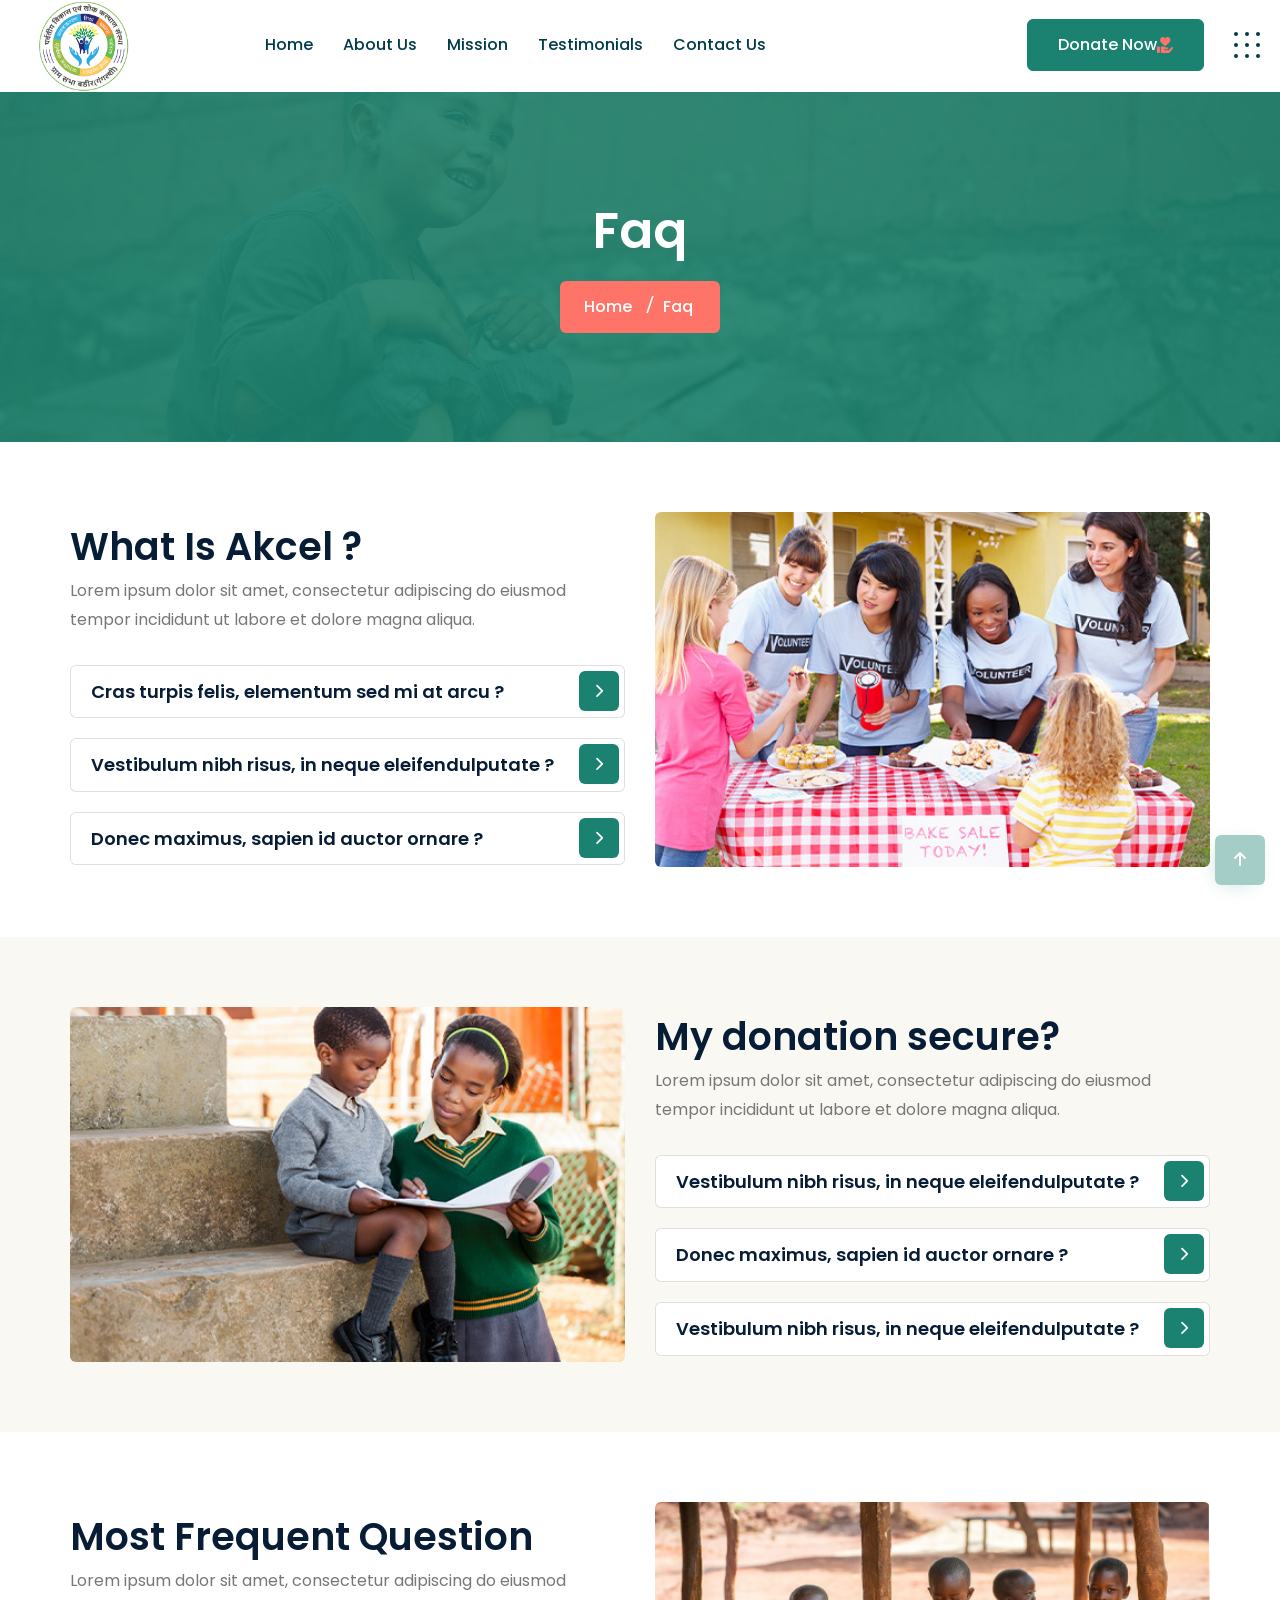
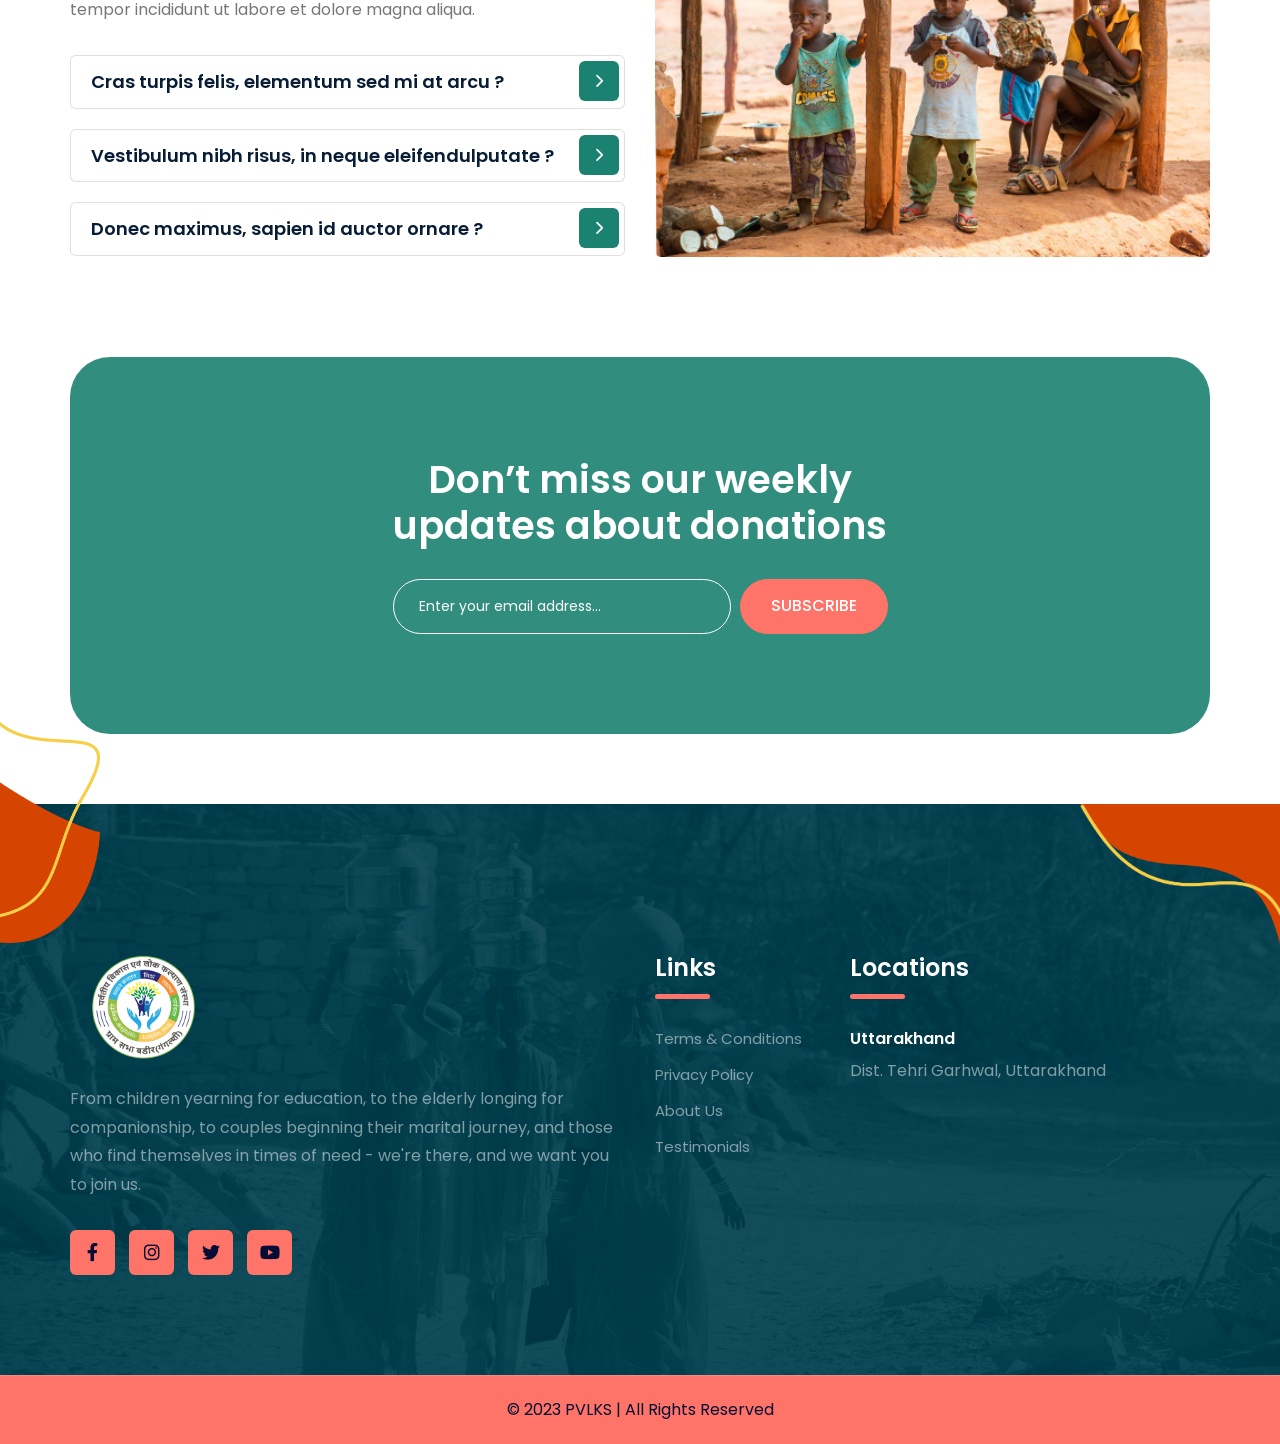
<file: faq.html>
<!DOCTYPE html>
<html lang="en">
  <head>
    <!-- Meta -->
    <meta charset="utf-8" />
    <meta http-equiv="X-UA-Compatible" content="IE=edge" />
    <meta name="keywords" content="" />
    <meta name="author" content="PVLKS" />
    <meta name="robots" content="" />
    <meta name="description" content="Parvatiya Vikas Lok Kalyan Sanstha" />
    <meta
      property="og:description"
      content="Parvatiya Vikas Lok Kalyan Sanstha"
    />
    <meta name="format-detection" content="telephone=no" />

    <!-- Mobile Specific -->
    <meta name="viewport" content="width=device-width, initial-scale=1" />

    <!-- Title -->
    <title>FAQs - Parvatiya Vikas Lok Kalyan Sanstha - PVLKS</title>

    <!-- Favicon icon -->
    <link rel="icon" type="image/png" href="images/favicon.png" />

    <!-- Stylesheet -->
    <link
      href="vendor/magnific-popup/magnific-popup.min.css"
      rel="stylesheet"
    />
    <link
      href="vendor/bootstrap-select/css/bootstrap-select.min.css"
      rel="stylesheet"
    />

    <!-- Custom Stylesheet -->
    <link rel="stylesheet" href="css/style.css" />
    <link rel="stylesheet" class="skin" href="css/skin/skin-1.css" />

    <!-- Google Fonts -->
    <link rel="preconnect" href="https://fonts.googleapis.com" />
    <link rel="preconnect" href="https://fonts.gstatic.com" crossorigin />
    <link
      href="https://fonts.googleapis.com/css2?family=Open+Sans:wght@300;400;500;600;700;800&family=Poppins:wght@100;200;300;400;500;600;700;800;900&display=swap"
      rel="stylesheet"
    />
  </head>
  <body id="bg">
    <div class="page-wraper">
      <header class="site-header mo-left header style-2">
        <!-- Main Header -->
        <div class="sticky-header main-bar-wraper navbar-expand-lg">
          <div class="main-bar clearfix">
            <div class="container-fluid clearfix">
              <!-- Website Logo -->
              <div class="logo-header mostion logo-dark">
                <a href="index.html"><img src="images/logo-2.png" alt="" /></a>
              </div>

              <!-- Nav Toggle Button -->
              <button
                class="navbar-toggler collapsed navicon justify-content-end"
                type="button"
                data-bs-toggle="collapse"
                data-bs-target="#navbarNavDropdown"
                aria-controls="navbarNavDropdown"
                aria-expanded="false"
                aria-label="Toggle navigation"
              >
                <span></span>
                <span></span>
                <span></span>
              </button>

              <!-- Extra Nav -->
              <div class="extra-nav">
                <div class="extra-cell d-flex align-items-center">
                  <a
                    class="btn btn-primary btnhover1"
                    href="javascript:void(0);"
                    data-bs-toggle="modal"
                    data-bs-target="#modalDonate"
                  >
                    <span>Donate Now</span>
                    <i class="flaticon-heart text-secondary ms-3"></i>
                  </a>
                  <a href="javascript:void(0);" class="menu-btn">
                    <svg
                      width="26"
                      height="26"
                      viewBox="0 0 26 26"
                      fill="none"
                      xmlns="http://www.w3.org/2000/svg"
                    >
                      <rect
                        x="22"
                        y="11"
                        width="4"
                        height="4"
                        rx="2"
                        fill="#003B4A"
                      />
                      <rect x="11" width="4" height="4" rx="2" fill="#003B4A" />
                      <rect x="22" width="4" height="4" rx="2" fill="#003B4A" />
                      <rect
                        x="11"
                        y="11"
                        width="4"
                        height="4"
                        rx="2"
                        fill="#003B4A"
                      />
                      <rect
                        x="11"
                        y="22"
                        width="4"
                        height="4"
                        rx="2"
                        fill="#003B4A"
                      />
                      <rect width="4" height="4" rx="2" fill="#003B4A" />
                      <rect y="11" width="4" height="4" rx="2" fill="#003B4A" />
                      <rect
                        x="22"
                        y="22"
                        width="4"
                        height="4"
                        rx="2"
                        fill="#003B4A"
                      />
                      <rect y="22" width="4" height="4" rx="2" fill="#003B4A" />
                    </svg>
                  </a>
                </div>
              </div>

              <!-- Header Nav -->
              <div
                class="header-nav navbar-collapse collapse justify-content-start"
                id="navbarNavDropdown"
              >
                <div class="logo-header logo-dark">
                  <a href="index.html"
                    ><img src="images/logo-2.png" alt=""
                  /></a>
                </div>
                <ul class="nav navbar-nav navbar navbar-left">
                  <li><a href="index.html">Home</a></li>
                  <li><a href="about-us.html">About Us</a></li>
                  <li><a href="mission.html">Mission</a></li>
                  <li><a href="testimonials.html">Testimonials</a></li>
                  <li><a href="contact-us.html">Contact Us</a></li>
                </ul>
                <div class="header-bottom">
                  <div class="dz-social-icon">
                    <ul>
                      <li>
                        <a
                          class="fab fa-facebook-f"
                          href="https://www.facebook.com/"
                        ></a>
                      </li>
                      <li>
                        <a
                          class="fab fa-twitter"
                          href="https://twitter.com/"
                        ></a>
                      </li>
                      <li>
                        <a
                          class="fab fa-linkedin-in"
                          href="https://www.linkedin.com/"
                        ></a>
                      </li>
                      <li>
                        <a
                          class="fab fa-instagram"
                          href="https://www.instagram.com/"
                        ></a>
                      </li>
                    </ul>
                  </div>
                </div>
              </div>
            </div>
          </div>
        </div>
        <!-- Main Header End -->
      </header>
      <!-- Header End -->

      <!-- Contact Sidebar -->
      <div class="contact-sidebar">
        <div class="contact-box">
          <div class="logo-contact logo-dark">
            <a href="index.html"><img src="images/logo-2.png" alt="" /></a>
          </div>
          <div class="m-b50 contact-text">
            <div class="dz-title">
              <h4>About us</h4>
              <div class="dz-separator style-1 text-primary mb-0"></div>
            </div>
            <p>
              At PVLKS, we're committed to making a difference in our
              communities, and we need your help. Your generous donation can
              provide educational opportunities for underprivileged children,
              support for our valued senior citizens, financial assistance for
              marriages, and a helping hand for those in need.
            </p>
            <a href="about-us.html" class="btn btn-primary btn-sm">READ MORE</a>
          </div>
          <div class="dz-title">
            <h4>Contact Info</h4>
            <div class="dz-separator style-1 text-primary mb-0"></div>
          </div>
          <div class="icon-bx-wraper left">
            <div class="icon-md m-r20">
              <span class="icon-cell"><i class="las la-phone-volume"></i></span>
            </div>
            <div class="icon-content">
              <h5 class="tilte">Call Now</h5>
              <a href="tel:+919654265055"
                ><p class="m-b0">+91 965 426 5055</p></a
              >
            </div>
          </div>
          <div class="icon-bx-wraper left">
            <div class="icon-md m-r20">
              <span class="icon-cell"
                ><i class="las la-envelope-open"></i
              ></span>
            </div>
            <div class="icon-content">
              <h5 class="tilte">Email Now</h5>
              <a href="mailto:info@pvlks.com"
                ><p class="m-b0">info@pvlks.com</p></a
              >
            </div>
          </div>
          <div class="icon-bx-wraper left">
            <div class="icon-md m-r20">
              <span class="icon-cell"><i class="las la-map-marker"></i></span>
            </div>
            <div class="icon-content">
              <h5 class="tilte">Location</h5>
              <p class="m-b0">Dist. Tehri Garhwal, Uttarakhand</p>
            </div>
          </div>
        </div>
      </div>
      <div class="menu-close"></div>

      <div class="page-content bg-white">
        <!-- Banner  -->
        <div
          class="dz-bnr-inr dz-bnr-inr-sm style-1 text-center overlay-primary-dark"
          style="background-image: url('images/banner/bnr4.jpg')"
        >
          <div class="container">
            <div class="dz-bnr-inr-entry">
              <h1>Faq</h1>
              <!-- Breadcrumb Row -->
              <nav aria-label="breadcrumb" class="breadcrumb-row">
                <ul class="breadcrumb">
                  <li class="breadcrumb-item"><a href="index.html">Home</a></li>
                  <li class="breadcrumb-item active" aria-current="page">
                    Faq
                  </li>
                </ul>
              </nav>
              <!-- Breadcrumb Row End -->
            </div>
          </div>
        </div>
        <!-- Banner End -->

        <!-- Faq -->
        <section class="content-inner">
          <div class="container">
            <div class="row align-items-center flex-column-reverse flex-lg-row">
              <div class="col-lg-6 align-self-center">
                <div class="section-head m-b30">
                  <h2 class="title">What Is Akcel ?</h2>
                  <p>
                    Lorem ipsum dolor sit amet, consectetur adipiscing do
                    eiusmod tempor incididunt ut labore et dolore magna aliqua.
                  </p>
                </div>
                <div
                  class="accordion dz-accordion accordion-sm"
                  id="accordionFaq1"
                >
                  <div class="accordion-item">
                    <h2 class="accordion-header" id="headingOne1">
                      <a
                        href="faq.html#"
                        class="accordion-button collapsed"
                        data-bs-toggle="collapse"
                        data-bs-target="#collapseOne1"
                        aria-expanded="true"
                        aria-controls="collapseOne1"
                      >
                        Cras turpis felis, elementum sed mi at arcu ?
                        <span class="toggle-close"></span>
                      </a>
                    </h2>
                    <div
                      id="collapseOne1"
                      class="accordion-collapse collapse"
                      aria-labelledby="headingOne1"
                      data-bs-parent="#accordionFaq1"
                    >
                      <div class="accordion-body">
                        <p class="m-b0">
                          Vestibulum nibh risus, lobortis in neque eleifend,
                          varius vulputate sem. Donec maximus, sapien id auctor
                          ornare, odio mi luctus massa, id rhoncus velit purus
                          eu turpis onec aliquet mauris est.
                        </p>
                      </div>
                    </div>
                  </div>
                  <div class="accordion-item">
                    <h2 class="accordion-header" id="headingTwo1">
                      <a
                        href="faq.html#"
                        class="accordion-button collapsed"
                        data-bs-toggle="collapse"
                        data-bs-target="#collapseTwo1"
                        aria-expanded="false"
                        aria-controls="collapseTwo1"
                      >
                        Vestibulum nibh risus, in neque eleifendulputate ?
                        <span class="toggle-close"></span>
                      </a>
                    </h2>
                    <div
                      id="collapseTwo1"
                      class="accordion-collapse collapse"
                      aria-labelledby="headingTwo1"
                      data-bs-parent="#accordionFaq1"
                    >
                      <div class="accordion-body">
                        <p class="m-b0">
                          Vestibulum nibh risus, lobortis in neque eleifend,
                          varius vulputate sem. Donec maximus, sapien id auctor
                          ornare, odio mi luctus massa, id rhoncus velit purus
                          eu turpis onec aliquet mauris est.
                        </p>
                      </div>
                    </div>
                  </div>
                  <div class="accordion-item">
                    <h2 class="accordion-header" id="headingThree1">
                      <a
                        href="faq.html#"
                        class="accordion-button collapsed"
                        data-bs-toggle="collapse"
                        data-bs-target="#collapseThree1"
                        aria-expanded="false"
                        aria-controls="collapseThree1"
                      >
                        Donec maximus, sapien id auctor ornare ?
                        <span class="toggle-close"></span>
                      </a>
                    </h2>
                    <div
                      id="collapseThree1"
                      class="accordion-collapse collapse"
                      aria-labelledby="headingThree1"
                      data-bs-parent="#accordionFaq1"
                    >
                      <div class="accordion-body">
                        <p class="m-b0">
                          Vestibulum nibh risus, lobortis in neque eleifend,
                          varius vulputate sem. Donec maximus, sapien id auctor
                          ornare, odio mi luctus massa, id rhoncus velit purus
                          eu turpis onec aliquet mauris est.
                        </p>
                      </div>
                    </div>
                  </div>
                </div>
              </div>
              <div class="col-lg-6 order-lg-2 order-1 m-b30">
                <div class="dz-media split-box rounded">
                  <img src="images/project/pic3.jpg" alt="FAQ Image" />
                </div>
              </div>
            </div>
          </div>
        </section>

        <!-- Faq -->
        <section class="bg-light content-inner">
          <div class="container">
            <div class="row align-items-center">
              <div class="col-lg-6 m-b30">
                <div class="dz-media split-box rounded">
                  <img src="images/project/pic2.jpg" alt="FAQ Image" />
                </div>
              </div>
              <div class="col-lg-6 align-self-center m-b10">
                <div class="section-head m-b30">
                  <h2 class="title">My donation secure?</h2>
                  <p>
                    Lorem ipsum dolor sit amet, consectetur adipiscing do
                    eiusmod tempor incididunt ut labore et dolore magna aliqua.
                  </p>
                </div>
                <div
                  class="accordion dz-accordion accordion-sm"
                  id="accordionFaq2"
                >
                  <div class="accordion-item">
                    <h2 class="accordion-header" id="headingOne2">
                      <a
                        href="faq.html#"
                        class="accordion-button collapsed"
                        data-bs-toggle="collapse"
                        data-bs-target="#collapseOne2"
                        aria-expanded="true"
                        aria-controls="collapseOne2"
                      >
                        Vestibulum nibh risus, in neque eleifendulputate ?
                        <span class="toggle-close"></span>
                      </a>
                    </h2>
                    <div
                      id="collapseOne2"
                      class="accordion-collapse collapse"
                      aria-labelledby="headingOne2"
                      data-bs-parent="#accordionFaq2"
                    >
                      <div class="accordion-body">
                        <p class="m-b0">
                          Vestibulum nibh risus, lobortis in neque eleifend,
                          varius vulputate sem. Donec maximus, sapien id auctor
                          ornare, odio mi luctus massa, id rhoncus velit purus
                          eu turpis onec aliquet mauris est.
                        </p>
                      </div>
                    </div>
                  </div>
                  <div class="accordion-item">
                    <h2 class="accordion-header" id="headingTwo2">
                      <a
                        href="faq.html#"
                        class="accordion-button collapsed"
                        data-bs-toggle="collapse"
                        data-bs-target="#collapseTwo2"
                        aria-expanded="false"
                        aria-controls="collapseTwo2"
                      >
                        Donec maximus, sapien id auctor ornare ?
                        <span class="toggle-close"></span>
                      </a>
                    </h2>
                    <div
                      id="collapseTwo2"
                      class="accordion-collapse collapse"
                      aria-labelledby="headingTwo2"
                      data-bs-parent="#accordionFaq2"
                    >
                      <div class="accordion-body">
                        <p class="m-b0">
                          Vestibulum nibh risus, lobortis in neque eleifend,
                          varius vulputate sem. Donec maximus, sapien id auctor
                          ornare, odio mi luctus massa, id rhoncus velit purus
                          eu turpis onec aliquet mauris est.
                        </p>
                      </div>
                    </div>
                  </div>
                  <div class="accordion-item">
                    <h2 class="accordion-header" id="headingThree2">
                      <a
                        href="faq.html#"
                        class="accordion-button collapsed"
                        data-bs-toggle="collapse"
                        data-bs-target="#collapseThree2"
                        aria-expanded="false"
                        aria-controls="collapseThree2"
                      >
                        Vestibulum nibh risus, in neque eleifendulputate ?
                        <span class="toggle-close"></span>
                      </a>
                    </h2>
                    <div
                      id="collapseThree2"
                      class="accordion-collapse collapse"
                      aria-labelledby="headingThree2"
                      data-bs-parent="#accordionFaq2"
                    >
                      <div class="accordion-body">
                        <p class="m-b0">
                          Vestibulum nibh risus, lobortis in neque eleifend,
                          varius vulputate sem. Donec maximus, sapien id auctor
                          ornare, odio mi luctus massa, id rhoncus velit purus
                          eu turpis onec aliquet mauris est.
                        </p>
                      </div>
                    </div>
                  </div>
                </div>
              </div>
            </div>
          </div>
        </section>
        <!-- Faq -->

        <!-- Faq -->
        <section class="content-inner-2">
          <div class="container">
            <div class="row align-items-center flex-column-reverse flex-lg-row">
              <div class="col-lg-6 align-self-center">
                <div class="section-head m-b30">
                  <h2 class="title">Most Frequent Question</h2>
                  <p>
                    Lorem ipsum dolor sit amet, consectetur adipiscing do
                    eiusmod tempor incididunt ut labore et dolore magna aliqua.
                  </p>
                </div>
                <div
                  class="accordion dz-accordion accordion-sm"
                  id="accordionFaq3"
                >
                  <div class="accordion-item">
                    <h2 class="accordion-header" id="headingOne3">
                      <a
                        href="faq.html#"
                        class="accordion-button collapsed"
                        data-bs-toggle="collapse"
                        data-bs-target="#collapseOne3"
                        aria-expanded="true"
                        aria-controls="collapseOne3"
                      >
                        Cras turpis felis, elementum sed mi at arcu ?
                        <span class="toggle-close"></span>
                      </a>
                    </h2>
                    <div
                      id="collapseOne3"
                      class="accordion-collapse collapse"
                      aria-labelledby="headingOne3"
                      data-bs-parent="#accordionFaq3"
                    >
                      <div class="accordion-body">
                        <p class="m-b0">
                          Vestibulum nibh risus, lobortis in neque eleifend,
                          varius vulputate sem. Donec maximus, sapien id auctor
                          ornare, odio mi luctus massa, id rhoncus velit purus
                          eu turpis onec aliquet mauris est.
                        </p>
                      </div>
                    </div>
                  </div>
                  <div class="accordion-item">
                    <h2 class="accordion-header" id="headingTwo3">
                      <a
                        href="faq.html#"
                        class="accordion-button collapsed"
                        data-bs-toggle="collapse"
                        data-bs-target="#collapseTwo3"
                        aria-expanded="false"
                        aria-controls="collapseTwo3"
                      >
                        Vestibulum nibh risus, in neque eleifendulputate ?
                        <span class="toggle-close"></span>
                      </a>
                    </h2>
                    <div
                      id="collapseTwo3"
                      class="accordion-collapse collapse"
                      aria-labelledby="headingTwo3"
                      data-bs-parent="#accordionFaq3"
                    >
                      <div class="accordion-body">
                        <p class="m-b0">
                          Vestibulum nibh risus, lobortis in neque eleifend,
                          varius vulputate sem. Donec maximus, sapien id auctor
                          ornare, odio mi luctus massa, id rhoncus velit purus
                          eu turpis onec aliquet mauris est.
                        </p>
                      </div>
                    </div>
                  </div>
                  <div class="accordion-item">
                    <h2 class="accordion-header" id="headingThree3">
                      <a
                        href="faq.html#"
                        class="accordion-button collapsed"
                        data-bs-toggle="collapse"
                        data-bs-target="#collapseThree3"
                        aria-expanded="false"
                        aria-controls="collapseThree3"
                      >
                        Donec maximus, sapien id auctor ornare ?
                        <span class="toggle-close"></span>
                      </a>
                    </h2>
                    <div
                      id="collapseThree3"
                      class="accordion-collapse collapse"
                      aria-labelledby="headingThree3"
                      data-bs-parent="#accordionFaq3"
                    >
                      <div class="accordion-body">
                        <p class="m-b0">
                          Vestibulum nibh risus, lobortis in neque eleifend,
                          varius vulputate sem. Donec maximus, sapien id auctor
                          ornare, odio mi luctus massa, id rhoncus velit purus
                          eu turpis onec aliquet mauris est.
                        </p>
                      </div>
                    </div>
                  </div>
                </div>
              </div>
              <div class="col-lg-6 order-lg-2 order-1 m-b30">
                <div class="dz-media split-box rounded">
                  <img src="images/project/pic6.jpg" alt="FAQ Image" />
                </div>
              </div>
            </div>
          </div>
        </section>

        <!-- Call Action -->
        <div class="call-action style-1 content-inner-1">
          <div class="container">
            <div
              class="inner-action overlay-primary-dark"
              style="
                background-image: url('images/background/bg1.jpg');
                background-size: cover;
                background-repeat: no-repeat;
              "
            >
              <div class="row inner-content justify-content-center">
                <div class="col-xl-6 col-lg-9">
                  <div class="section-head text-center">
                    <h2 class="title text-white">
                      Don’t miss our weekly updates about donations
                    </h2>
                  </div>
                  <form class="dzSubscribe" action="" method="">
                    <div class="dzSubscribeMsg text-white"></div>
                    <div class="input-group">
                      <input
                        name="dzEmail"
                        required="required"
                        type="email"
                        class="form-control"
                        placeholder="Enter your email address..."
                      />
                      <div class="input-group-addon">
                        <button
                          name="submit"
                          value="Submit"
                          type="submit"
                          class="btn btn-secondary btn-rounded-lg"
                        >
                          <span>SUBSCRIBE</span>
                          <i class="fa-solid fa-paper-plane"></i>
                        </button>
                      </div>
                    </div>
                  </form>
                </div>
              </div>
            </div>
          </div>
        </div>
        <!-- Call Action -->
      </div>

      <!-- Footer -->
      <footer class="site-footer style-2" id="footer">
        <div
          class="footer-top footer-feature background-luminosity"
          style="
            background-image: url(images/main-slider/slider1/slider-bg1.jpg);
          "
        >
          <div class="container">
            <div class="row">
              <div
                class="col-xl-6 col-lg-12 col-md-12 wow fadeInUp"
                data-wow-delay="0.2s"
              >
                <div class="widget widget_about">
                  <div class="footer-logo logo-white">
                    <a href="index.html"
                      ><img src="images/logo-white-2.png" alt=""
                    /></a>
                  </div>
                  <p>
                    From children yearning for education, to the elderly longing
                    for companionship, to couples beginning their marital
                    journey, and those who find themselves in times of need -
                    we're there, and we want you to join us.
                  </p>
                  <div class="dz-social-icon style-3">
                    <ul>
                      <li>
                        <a
                          target="_blank"
                          class="fab fa-facebook-f"
                          href="https://www.facebook.com/"
                        ></a>
                      </li>
                      <li>
                        <a
                          target="_blank"
                          class="fab fa-instagram"
                          href="https://www.instagram.com/"
                        ></a>
                      </li>
                      <li>
                        <a
                          target="_blank"
                          class="fab fa-twitter"
                          href="https://twitter.com/"
                        ></a>
                      </li>
                      <li>
                        <a
                          target="_blank"
                          class="fab fa-youtube"
                          href="https://youtube.com/"
                        ></a>
                      </li>
                    </ul>
                  </div>
                </div>
              </div>
              <div
                class="col-xl-2 col-lg-4 col-md-4 col-sm-6 wow fadeInUp"
                data-wow-delay="0.4s"
              >
                <div class="widget widget_services">
                  <h4 class="widget-title">Links</h4>
                  <div class="separator-2 bg-secondary m-b30"></div>
                  <ul>
                    <li>
                      <a href="terms-and-condition.html">Terms & Conditions</a>
                    </li>
                    <li><a href="privacy-policy.html">Privacy Policy</a></li>
                    
                    <li><a href="about-us.html">About Us</a></li>
                    <li><a href="testimonials.html">Testimonials</a></li>
                  </ul>
                </div>
              </div>
              <div
                class="col-xl-4 col-md-4 col-sm-12 wow fadeInUp"
                data-wow-delay="0.8s"
              >
                <div class="widget widget_locations">
                  <h4 class="widget-title">Locations</h4>
                  <div class="separator-2 bg-secondary m-b30"></div>
                  <div class="clearfix">
                    <h6 class="title">Uttarakhand</h6>
                    <p>Dist. Tehri Garhwal, Uttarakhand</p>
                  </div>
                </div>
              </div>
            </div>
          </div>
          <img class="shape1" src="images/side-images/shape4.png" alt="" />
          <img class="shape2" src="images/side-images/shape-line4.png" alt="" />
          <img class="shape3" src="images/side-images/shape5.png" alt="" />
          <img class="shape4" src="images/side-images/shape-line5.png" alt="" />
        </div>
        <!-- Footer Bottom Part -->
        <div class="footer-bottom text-center">
          <div class="container">
            <span class="copyright-text"
              >© 2023 <a href="/index.html" target="_blank">PVLKS</a> | All
              Rights Reserved</span
            >
          </div>
        </div>
      </footer>
      <!-- Footer End -->

      <!-- Choose a donation amount -->
      <div
        class="modal fade modal-wrapper"
        id="modalDonate"
        tabindex="-1"
        role="dialog"
        aria-labelledby="modalDonate"
        aria-hidden="true"
      >
        <div class="modal-dialog" role="document">
          <div class="modal-content">
            <div class="modal-header">
              <h5 class="modal-title">Choose a donation amount</h5>
              <button
                type="button"
                class="btn-close"
                data-bs-dismiss="modal"
                aria-label="Close"
              >
                <i class="flaticon-close"></i>
              </button>
            </div>
            <div class="modal-body">
              <form action="index.html">
                <div class="row">
                  <div class="col-lg-12">
                    <div class="tag-donate style-1">
                      <div class="donate-categories">
                        <div class="form-check">
                          <input
                            class="form-check-input"
                            type="radio"
                            name="flexRadioDefault"
                            id="flexRadioDefault1"
                          />
                          <label
                            class="form-check-label"
                            for="flexRadioDefault1"
                          >
                            ₹ 100
                          </label>
                        </div>
                      </div>
                      <div class="donate-categories">
                        <div class="form-check">
                          <input
                            class="form-check-input"
                            type="radio"
                            name="flexRadioDefault"
                            id="flexRadioDefault2"
                            checked
                          />
                          <label
                            class="form-check-label"
                            for="flexRadioDefault2"
                          >
                            ₹ 200
                          </label>
                        </div>
                      </div>
                      <div class="donate-categories">
                        <div class="form-check">
                          <input
                            class="form-check-input"
                            type="radio"
                            name="flexRadioDefault"
                            id="flexRadioDefault3"
                            checked
                          />
                          <label
                            class="form-check-label"
                            for="flexRadioDefault3"
                          >
                            ₹ 500
                          </label>
                        </div>
                      </div>
                      <div class="donate-categories">
                        <div class="form-check">
                          <input
                            class="form-check-input"
                            type="radio"
                            name="flexRadioDefault"
                            id="flexRadioDefault4"
                            checked
                          />
                          <label
                            class="form-check-label"
                            for="flexRadioDefault4"
                          >
                            ₹ 1000
                          </label>
                        </div>
                      </div>
                    </div>
                  </div>
                  <div class="col-lg-12">
                    <div class="form-group">
                      <label class="form-label">Other Amount</label>
                      <div class="input-group">
                        <input
                          type="number"
                          class="form-control"
                          placeholder="Other Amount"
                        />
                      </div>
                    </div>
                  </div>
                  <div class="col-lg-12">
                    <div class="form-group">
                      <label class="form-label">Name</label>
                      <div class="input-group">
                        <input
                          name="dzName"
                          required=""
                          type="text"
                          class="form-control"
                          placeholder="Jakob Bothman"
                        />
                      </div>
                    </div>
                  </div>
                  <div class="col-lg-12">
                    <div class="form-group">
                      <label class="form-label">Email address</label>
                      <div class="input-group">
                        <input
                          name="dzEmail"
                          required
                          type="text"
                          class="form-control"
                          placeholder="info@mail.com"
                        />
                      </div>
                    </div>
                  </div>
                  <div class="col-lg-12">
                    <div class="form-group">
                      <label class="form-label">Phone Number</label>
                      <div class="input-group">
                        <input
                          type="number"
                          class="form-control"
                          placeholder="Phone Number"
                        />
                      </div>
                    </div>
                  </div>
                  <div class="col-lg-12">
                    <div class="form-group">
                      <label class="form-label">Address</label>
                      <div class="input-group">
                        <input
                          required
                          type="text"
                          class="form-control"
                          placeholder="Address"
                        />
                      </div>
                    </div>
                  </div>
                  <div class="col-lg-12">
                    <div class="form-group">
                      <label class="form-label">Pancard</label>
                      <div class="input-group">
                        <input
                          type="number"
                          class="form-control"
                          placeholder="Pancard"
                        />
                      </div>
                    </div>
                  </div>
                  <div class="col-lg-12">
                    <div class="form-group mb-0 text-center">
                      <button
                        name="submit"
                        type="submit"
                        value="Submit"
                        class="btn btn-primary btn-block"
                      >
                        Proceed To Pay
                      </button>
                    </div>
                  </div>
                </div>
              </form>
            </div>
          </div>
        </div>
      </div>

      <!-- Authentication Modal -->
      <div
        class="modal fade modal-wrapper auth-modal"
        id="modalLogin"
        tabindex="-1"
        role="dialog"
        aria-labelledby="modalLogin"
        aria-hidden="true"
      >
        <div class="modal-dialog" role="document">
          <!-- Login Your Account -->
          <div class="modal-content">
            <h2 class="title">Login Your Account</h2>
            <form action="index.html">
              <div class="form-group">
                <input
                  type="email"
                  class="form-control"
                  placeholder="Email Address"
                />
              </div>
              <div class="form-group">
                <input
                  type="password"
                  class="form-control"
                  placeholder="Password"
                />
                <div class="reset-password">
                  <a
                    class="btn-link collapsed"
                    data-bs-toggle="collapse"
                    href="faq.html#reset-password"
                    role="button"
                    aria-expanded="false"
                    aria-controls="reset-password"
                    >Reset password?</a
                  >
                </div>
              </div>
              <div class="form-group">
                <button
                  type="submit"
                  class="btn btn-sm btn-outline-primary btn-block"
                >
                  Login
                </button>
              </div>
              <div class="form-group">
                <a
                  href="javascript:void(0);"
                  class="btn btn-sm facebook btn-block"
                  ><i class="fa-brands fa-facebook-f m-r10"></i>Log in with
                  Facebook</a
                >
              </div>
              <div class="form-group">
                <a
                  href="javascript:void(0);"
                  class="btn btn-sm google-plus btn-block"
                  ><i class="fa-brands fa-google m-r10"></i>Log in with
                  Google</a
                >
              </div>
              <div class="sign-text">
                <span
                  >Don't have a Crowdfunding account?
                  <a
                    class="btn-link collapsed"
                    data-bs-toggle="collapse"
                    href="faq.html#sign-up"
                    role="button"
                    aria-expanded="false"
                    aria-controls="sign-up"
                    >Sign up</a
                  ></span
                >
              </div>
            </form>
          </div>

          <!-- Reset Password -->
          <div
            class="modal-content collapse reset-password"
            id="reset-password"
          >
            <h2 class="title">Reset password?</h2>
            <form>
              <div class="form-group password-icon-bx">
                <i class="fa fa-lock"></i>
                <p>
                  Enter your email address associated with your account, and
                  we'll email you a link to reset your password...
                </p>
              </div>
              <div class="form-group">
                <input
                  type="email"
                  class="form-control"
                  placeholder="Enter email address"
                />
              </div>
              <div class="form-group">
                <button
                  type="submit"
                  class="btn btn-sm btn-outline-primary btn-block"
                >
                  Send reset link
                </button>
              </div>
              <a
                data-bs-toggle="collapse"
                href="faq.html#reset-password"
                class="sign-text"
                role="button"
                aria-expanded="false"
                aria-controls="reset-password"
                >Back</a
              >
            </form>
          </div>

          <!-- Sign Up Your Account -->
          <div class="modal-content collapse sign-up" id="sign-up">
            <h2 class="title">Sign Up Your Account</h2>
            <form action="index.html">
              <div class="form-group">
                <input
                  type="email"
                  class="form-control"
                  placeholder="Email Address"
                />
              </div>
              <div class="form-group">
                <input
                  type="password"
                  class="form-control"
                  placeholder="Password"
                />
              </div>
              <div class="form-group">
                <button
                  type="submit"
                  class="btn btn-sm btn-outline-primary btn-block"
                >
                  Sign Up
                </button>
              </div>
              <div class="form-group">
                <a
                  href="javascript:void(0);"
                  class="btn btn-sm facebook btn-block"
                  ><i class="fa-brands fa-facebook-f m-r10"></i>Log in with
                  Facebook</a
                >
              </div>
              <div class="form-group">
                <a
                  href="javascript:void(0);"
                  class="btn btn-sm google-plus btn-block"
                  ><i class="fa-brands fa-google m-r10"></i>Log in with
                  Google</a
                >
              </div>
              <div class="sign-text">
                <span
                  >Don't have a Crowdfunding account?
                  <a
                    class="btn-link collapsed"
                    data-bs-toggle="collapse"
                    href="faq.html#sign-up"
                    role="button"
                    aria-expanded="false"
                    aria-controls="sign-up"
                    >Login</a
                  ></span
                >
              </div>
            </form>
          </div>
        </div>
      </div>

      <button class="scroltop icon-up" type="button">
        <i class="fas fa-arrow-up"></i>
      </button>
    </div>
    <!-- JAVASCRIPT FILES ========================================= -->
    <script src="js/jquery.min.js"></script>
    <!-- JQUERY.MIN JS -->
    <script src="vendor/bootstrap/js/bootstrap.bundle.min.js"></script>
    <!-- BOOTSTRAP.MIN JS -->
    <script src="vendor/magnific-popup/magnific-popup.js"></script>
    <!-- MAGNIFIC POPUP JS -->
    <script src="js/dz.ajax.js"></script>
    <!-- AJAX -->
    <script src="js/custom.js"></script>
    <!-- CUSTOM JS -->
  </body>
</html>
</file>
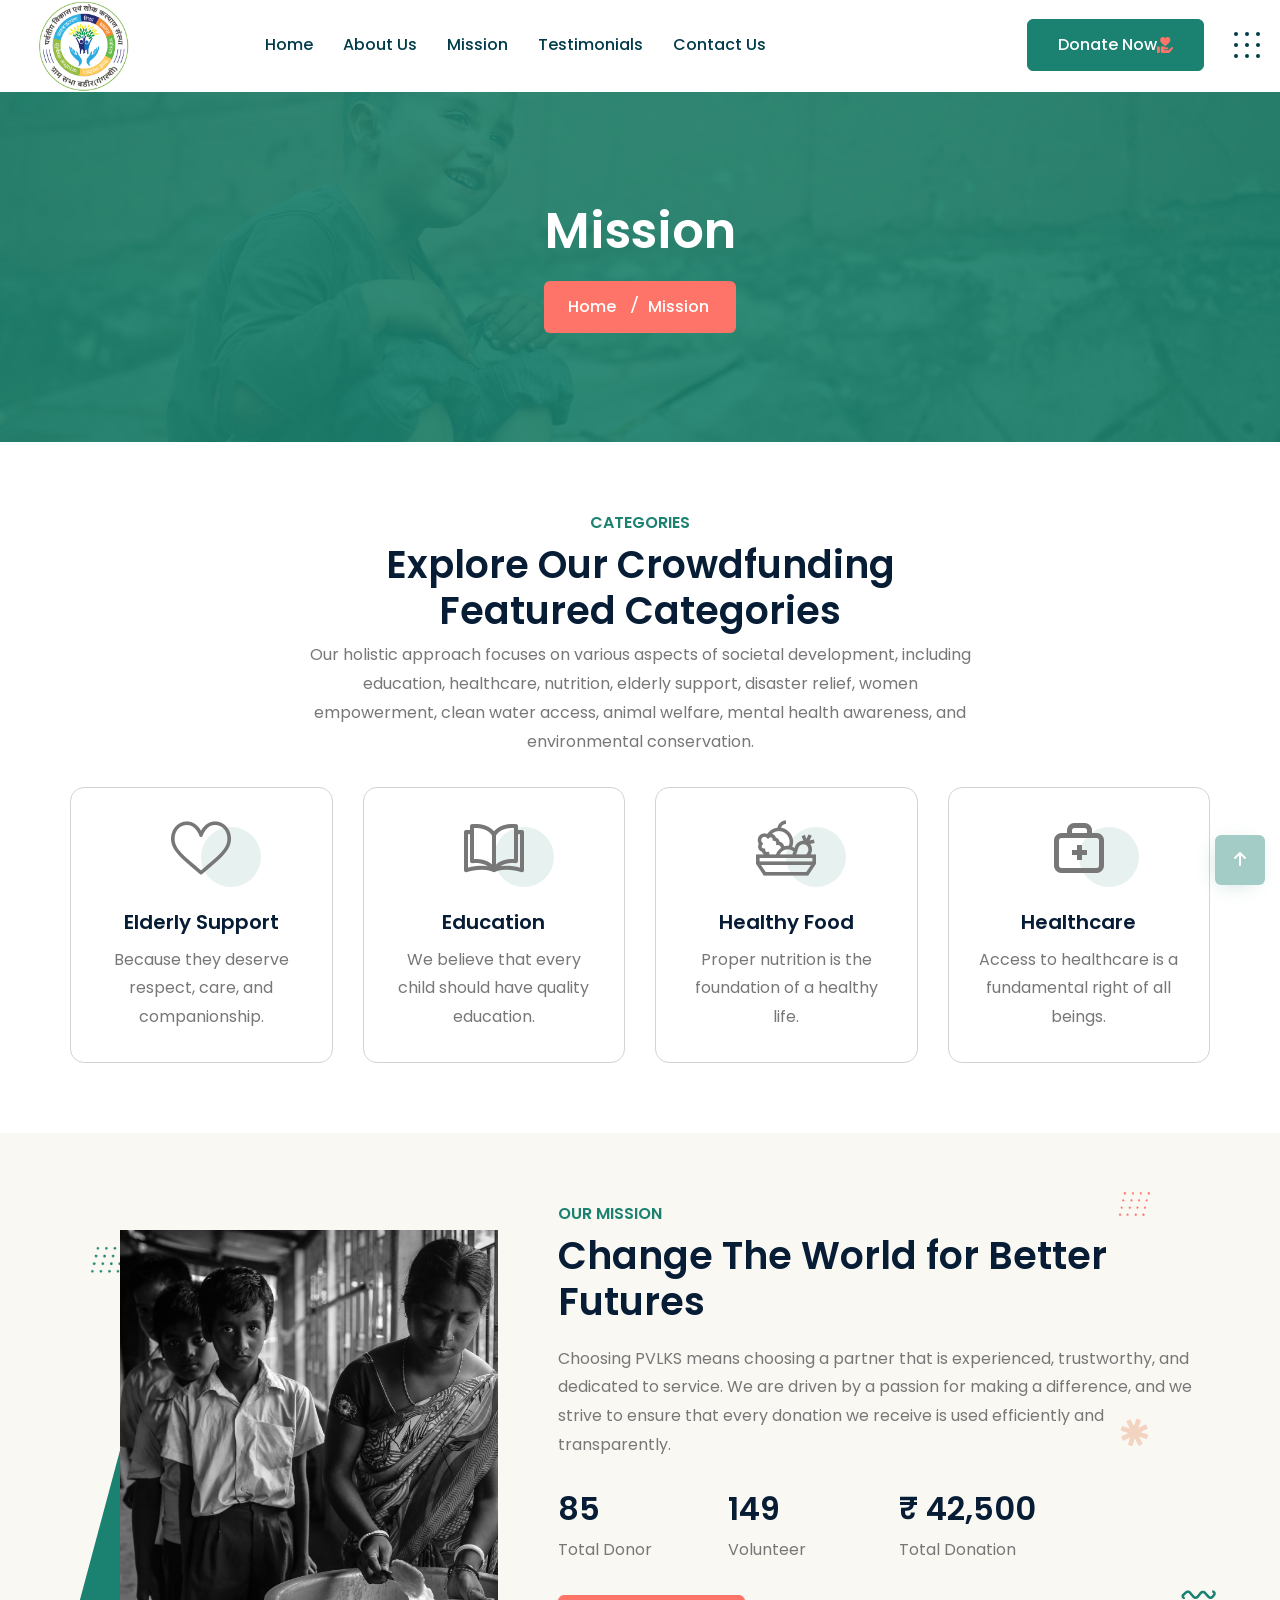
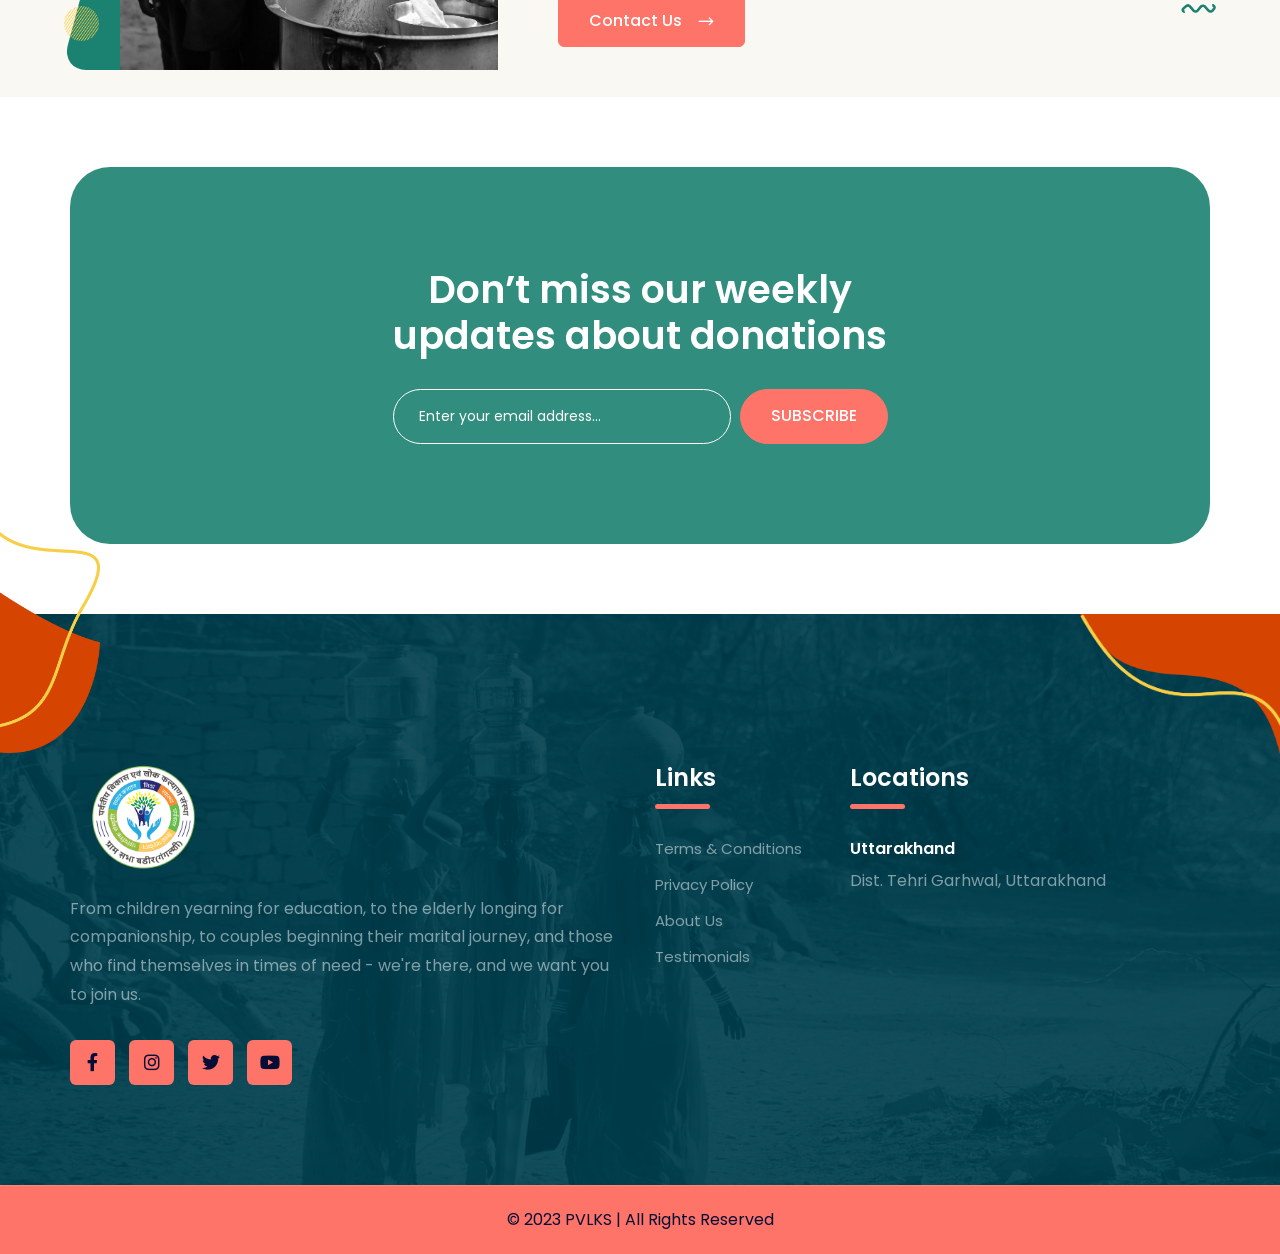
<file: mission.html>
<!DOCTYPE html>
<html lang="en">
  <head>
    <!-- Meta -->
    <meta charset="utf-8" />
    <meta http-equiv="X-UA-Compatible" content="IE=edge" />
    <meta name="keywords" content="" />
    <meta name="author" content="PVLKS" />
    <meta name="robots" content="" />
    <meta name="description" content="Parvatiya Vikas Lok Kalyan Sanstha" />
    <meta
      property="og:description"
      content="Parvatiya Vikas Lok Kalyan Sanstha"
    />
    <meta name="format-detection" content="telephone=no" />

    <!-- Mobile Specific -->
    <meta name="viewport" content="width=device-width, initial-scale=1" />

    <!-- Title -->
    <title>Mission - Parvatiya Vikas Lok Kalyan Sanstha - PVLKS</title>

    <!-- Favicon icon -->
    <link rel="icon" type="image/png" href="images/favicon.png" />

    <!-- Stylesheet -->
    <link
      href="vendor/magnific-popup/magnific-popup.min.css"
      rel="stylesheet"
    />
    <link
      href="vendor/bootstrap-select/css/bootstrap-select.min.css"
      rel="stylesheet"
    />

    <!-- Custom Stylesheet -->
    <link rel="stylesheet" href="css/style.css" />
    <link rel="stylesheet" class="skin" href="css/skin/skin-1.css" />

    <!-- Google Fonts -->
    <link rel="preconnect" href="https://fonts.googleapis.com" />
    <link rel="preconnect" href="https://fonts.gstatic.com" crossorigin />
    <link
      href="https://fonts.googleapis.com/css2?family=Open+Sans:wght@300;400;500;600;700;800&family=Poppins:wght@100;200;300;400;500;600;700;800;900&display=swap"
      rel="stylesheet"
    />
  </head>
  <body id="bg">
    <div class="page-wraper">
      <header class="site-header mo-left header style-2">
        <!-- Main Header -->
        <div class="sticky-header main-bar-wraper navbar-expand-lg">
          <div class="main-bar clearfix">
            <div class="container-fluid clearfix">
              <!-- Website Logo -->
              <div class="logo-header mostion logo-dark">
                <a href="index.html"><img src="images/logo-2.png" alt="" /></a>
              </div>

              <!-- Nav Toggle Button -->
              <button
                class="navbar-toggler collapsed navicon justify-content-end"
                type="button"
                data-bs-toggle="collapse"
                data-bs-target="#navbarNavDropdown"
                aria-controls="navbarNavDropdown"
                aria-expanded="false"
                aria-label="Toggle navigation"
              >
                <span></span>
                <span></span>
                <span></span>
              </button>

              <!-- Extra Nav -->
              <div class="extra-nav">
                <div class="extra-cell d-flex align-items-center">
                  <a
                    class="btn btn-primary btnhover1"
                    href="javascript:void(0);"
                    data-bs-toggle="modal"
                    data-bs-target="#modalDonate"
                  >
                    <span>Donate Now</span>
                    <i class="flaticon-heart text-secondary ms-3"></i>
                  </a>
                  <a href="javascript:void(0);" class="menu-btn">
                    <svg
                      width="26"
                      height="26"
                      viewBox="0 0 26 26"
                      fill="none"
                      xmlns="http://www.w3.org/2000/svg"
                    >
                      <rect
                        x="22"
                        y="11"
                        width="4"
                        height="4"
                        rx="2"
                        fill="#003B4A"
                      />
                      <rect x="11" width="4" height="4" rx="2" fill="#003B4A" />
                      <rect x="22" width="4" height="4" rx="2" fill="#003B4A" />
                      <rect
                        x="11"
                        y="11"
                        width="4"
                        height="4"
                        rx="2"
                        fill="#003B4A"
                      />
                      <rect
                        x="11"
                        y="22"
                        width="4"
                        height="4"
                        rx="2"
                        fill="#003B4A"
                      />
                      <rect width="4" height="4" rx="2" fill="#003B4A" />
                      <rect y="11" width="4" height="4" rx="2" fill="#003B4A" />
                      <rect
                        x="22"
                        y="22"
                        width="4"
                        height="4"
                        rx="2"
                        fill="#003B4A"
                      />
                      <rect y="22" width="4" height="4" rx="2" fill="#003B4A" />
                    </svg>
                  </a>
                </div>
              </div>

              <!-- Header Nav -->
              <div
                class="header-nav navbar-collapse collapse justify-content-start"
                id="navbarNavDropdown"
              >
                <div class="logo-header logo-dark">
                  <a href="index.html"
                    ><img src="images/logo-2.png" alt=""
                  /></a>
                </div>
                <ul class="nav navbar-nav navbar navbar-left">
                  <li><a href="index.html">Home</a></li>
                  <li><a href="about-us.html">About Us</a></li>
                  <li><a href="mission.html">Mission</a></li>
                  <li><a href="testimonials.html">Testimonials</a></li>
                  <li><a href="contact-us.html">Contact Us</a></li>
                </ul>
                <div class="header-bottom">
                  <div class="dz-social-icon">
                    <ul>
                      <li>
                        <a
                          class="fab fa-facebook-f"
                          href="https://www.facebook.com/"
                        ></a>
                      </li>
                      <li>
                        <a
                          class="fab fa-twitter"
                          href="https://twitter.com/"
                        ></a>
                      </li>
                      <li>
                        <a
                          class="fab fa-linkedin-in"
                          href="https://www.linkedin.com/"
                        ></a>
                      </li>
                      <li>
                        <a
                          class="fab fa-instagram"
                          href="https://www.instagram.com/"
                        ></a>
                      </li>
                    </ul>
                  </div>
                </div>
              </div>
            </div>
          </div>
        </div>
        <!-- Main Header End -->
      </header>
      <!-- Header End -->

      <!-- Contact Sidebar -->
      <div class="contact-sidebar">
        <div class="contact-box">
          <div class="logo-contact logo-dark">
            <a href="index.html"><img src="images/logo-2.png" alt="" /></a>
          </div>
          <div class="m-b50 contact-text">
            <div class="dz-title">
              <h4>About us</h4>
              <div class="dz-separator style-1 text-primary mb-0"></div>
            </div>
            <p>
              At PVLKS, we're committed to making a difference in our
              communities, and we need your help. Your generous donation can
              provide educational opportunities for underprivileged children,
              support for our valued senior citizens, financial assistance for
              marriages, and a helping hand for those in need.
            </p>
            <a href="about-us.html" class="btn btn-primary btn-sm">READ MORE</a>
          </div>
          <div class="dz-title">
            <h4>Contact Info</h4>
            <div class="dz-separator style-1 text-primary mb-0"></div>
          </div>
          <div class="icon-bx-wraper left">
            <div class="icon-md m-r20">
              <span class="icon-cell"><i class="las la-phone-volume"></i></span>
            </div>
            <div class="icon-content">
              <h5 class="tilte">Call Now</h5>
              <a href="tel:+919654265055"
                ><p class="m-b0">+91 965 426 5055</p></a
              >
            </div>
          </div>
          <div class="icon-bx-wraper left">
            <div class="icon-md m-r20">
              <span class="icon-cell"
                ><i class="las la-envelope-open"></i
              ></span>
            </div>
            <div class="icon-content">
              <h5 class="tilte">Email Now</h5>
              <a href="mailto:info@pvlks.com"
                ><p class="m-b0">info@pvlks.com</p></a
              >
            </div>
          </div>
          <div class="icon-bx-wraper left">
            <div class="icon-md m-r20">
              <span class="icon-cell"><i class="las la-map-marker"></i></span>
            </div>
            <div class="icon-content">
              <h5 class="tilte">Location</h5>
              <p class="m-b0">Dist. Tehri Garhwal, Uttarakhand</p>
            </div>
          </div>
        </div>
      </div>
      <div class="menu-close"></div>

      <div class="page-content bg-white">
        <!-- Banner  -->
        <div
          class="dz-bnr-inr dz-bnr-inr-sm style-1 text-center overlay-primary-dark"
          style="background-image: url('images/banner/bnr4.jpg')"
        >
          <div class="container">
            <div class="dz-bnr-inr-entry">
              <h1>Mission</h1>
              <!-- Breadcrumb Row -->
              <nav aria-label="breadcrumb" class="breadcrumb-row">
                <ul class="breadcrumb">
                  <li class="breadcrumb-item"><a href="index.html">Home</a></li>
                  <li class="breadcrumb-item active" aria-current="page">
                    Mission
                  </li>
                </ul>
              </nav>
              <!-- Breadcrumb Row End -->
            </div>
          </div>
        </div>
        <!-- Banner End -->

        <!-- Categories -->
        <section class="content-inner">
          <div class="container">
            <div class="section-head text-center">
              <h5 class="sub-title">CATEGORIES</h5>
              <h2 class="title">
                Explore Our Crowdfunding <br />
                Featured Categories
              </h2>
              <p>
                Our holistic approach focuses on various aspects of societal
                development, including education, healthcare, nutrition, elderly
                support, disaster relief, women empowerment, clean water access,
                animal welfare, mental health awareness, and environmental
                conservation.
              </p>
            </div>
            <div class="row">
              <div class="col-xl-3 col-sm-6">
                <div class="icon-bx-wraper style-1 text-center m-b30">
                  <div class="icon-lg m-b30">
                    <div class="icon-cell">
                      <i class="flaticon-like-1"></i>
                    </div>
                  </div>
                  <div class="icon-content">
                    <h5 class="dz-tilte text-capitalize">
                      <div>Elderly Support</div>
                    </h5>
                    <p>
                      Because they deserve respect, care, and companionship.
                    </p>
                  </div>
                </div>
              </div>
              <div class="col-xl-3 col-sm-6">
                <div class="icon-bx-wraper style-1 text-center m-b30">
                  <div class="icon-lg m-b30">
                    <div class="icon-cell">
                      <i class="flaticon-open-book"></i>
                    </div>
                  </div>
                  <div class="icon-content">
                    <h5 class="dz-tilte m-b5 text-capitalize">
                      <div>Education</div>
                    </h5>
                    <p>
                      We believe that every child should have quality education.
                    </p>
                  </div>
                </div>
              </div>
              <div class="col-xl-3 col-sm-6">
                <div class="icon-bx-wraper style-1 text-center m-b30">
                  <div class="icon-lg m-b30">
                    <div class="icon-cell">
                      <i class="flaticon-raw-food"></i>
                    </div>
                  </div>
                  <div class="icon-content">
                    <h5 class="dz-tilte m-b5 text-capitalize">
                      <div>Healthy Food</div>
                    </h5>
                    <p>Proper nutrition is the foundation of a healthy life.</p>
                  </div>
                </div>
              </div>
              <div class="col-xl-3 col-sm-6">
                <div class="icon-bx-wraper style-1 text-center m-b30">
                  <div class="icon-lg m-b30">
                    <div class="icon-cell">
                      <i class="flaticon-doctor-bag"></i>
                    </div>
                  </div>
                  <div class="icon-content">
                    <h5 class="dz-tilte m-b5 text-capitalize">
                      <div>Healthcare</div>
                    </h5>
                    <p>
                      Access to healthcare is a fundamental right of all beings.
                    </p>
                  </div>
                </div>
              </div>
            </div>
          </div>
        </section>
        <!-- categories -->

        <!-- Our Mission -->
        <section class="content-inner-2 bg-light section-pattren1">
          <div class="container">
            <div class="row about-bx3 align-items-center">
              <div class="col-lg-5">
                <div class="dz-media">
                  <img src="images/about/about-main.jpg" alt="image" />
                </div>
              </div>
              <div class="col-lg-7 m-b50">
                <div class="section-head">
                  <h5 class="sub-title">Our Mission</h5>
                  <h2>Change The World for Better Futures</h2>
                  <p class="m-t20">
                    Choosing PVLKS means choosing a partner that is experienced,
                    trustworthy, and dedicated to service. We are driven by a
                    passion for making a difference, and we strive to ensure
                    that every donation we receive is used efficiently and
                    transparently.
                  </p>
                </div>
                <div class="row">
                  <div class="col-lg-3 col-sm-4 col-6 m-b30">
                    <h2><span class="counter">500</span></h2>
                    <span class="counter-text">Total Donor</span>
                  </div>
                  <div class="col-lg-3 col-sm-4 col-6 m-b30">
                    <h2><span class="counter">874</span></h2>
                    <span class="counter-text">Volunteer</span>
                  </div>
                  <div class="col-lg-4 col-sm-4 col-12 m-b30">
                    <h2>₹ <span class="counter">2,50,000</span></h2>
                    <span class="counter-text">Total Donation</span>
                  </div>
                </div>
                <a
                  href="contact-us.html"
                  class="m-r30 m-sm-r10 btn btn-secondary"
                  >Contact Us <i class="flaticon-right-arrows ps-3"></i
                ></a>
              </div>
            </div>
          </div>
          <img
            src="images/pattern/shape1.png"
            class="shape-1 move-1"
            alt="shape"
          />
          <img
            src="images/pattern/shape2.png"
            class="shape-2 move-2"
            alt="shape"
          />
          <img
            src="images/pattern/shape3.png"
            class="shape-3 move-1"
            alt="shape"
          />
          <img
            src="images/pattern/shape5.png"
            class="shape-4 rotating"
            alt="shape"
          />
          <img
            src="images/pattern/shape6.png"
            class="shape-5 rotating"
            alt="shape"
          />
          <img
            src="images/pattern/shape6.png"
            class="shape-6 rotating"
            alt="shape"
          />
        </section>

        <!-- Call Action -->
        <div class="call-action style-1 content-inner-1">
          <div class="container">
            <div
              class="inner-action overlay-primary-dark"
              style="
                background-image: url('images/background/bg1.jpg');
                background-size: cover;
                background-repeat: no-repeat;
              "
            >
              <div class="row inner-content justify-content-center">
                <div class="col-xl-6 col-lg-9">
                  <div class="section-head text-center">
                    <h2 class="title text-white">
                      Don’t miss our weekly updates about donations
                    </h2>
                  </div>
                  <form class="dzSubscribe" action="" method="">
                    <div class="dzSubscribeMsg text-white"></div>
                    <div class="input-group">
                      <input
                        name="dzEmail"
                        required="required"
                        type="email"
                        class="form-control"
                        placeholder="Enter your email address..."
                      />
                      <div class="input-group-addon">
                        <button
                          name="submit"
                          value="Submit"
                          type="submit"
                          class="btn btn-secondary btn-rounded-lg"
                        >
                          <span>SUBSCRIBE</span>
                          <i class="fa-solid fa-paper-plane"></i>
                        </button>
                      </div>
                    </div>
                  </form>
                </div>
              </div>
            </div>
          </div>
        </div>
        <!-- Call Action -->
      </div>

      <!-- Footer -->
      <footer class="site-footer style-2" id="footer">
        <div
          class="footer-top footer-feature background-luminosity"
          style="
            background-image: url(images/main-slider/slider1/slider-bg1.jpg);
          "
        >
          <div class="container">
            <div class="row">
              <div
                class="col-xl-6 col-lg-12 col-md-12 wow fadeInUp"
                data-wow-delay="0.2s"
              >
                <div class="widget widget_about">
                  <div class="footer-logo logo-white">
                    <a href="index.html"
                      ><img src="images/logo-white-2.png" alt=""
                    /></a>
                  </div>
                  <p>
                    From children yearning for education, to the elderly longing
                    for companionship, to couples beginning their marital
                    journey, and those who find themselves in times of need -
                    we're there, and we want you to join us.
                  </p>
                  <div class="dz-social-icon style-3">
                    <ul>
                      <li>
                        <a
                          target="_blank"
                          class="fab fa-facebook-f"
                          href="https://www.facebook.com/"
                        ></a>
                      </li>
                      <li>
                        <a
                          target="_blank"
                          class="fab fa-instagram"
                          href="https://www.instagram.com/"
                        ></a>
                      </li>
                      <li>
                        <a
                          target="_blank"
                          class="fab fa-twitter"
                          href="https://twitter.com/"
                        ></a>
                      </li>
                      <li>
                        <a
                          target="_blank"
                          class="fab fa-youtube"
                          href="https://youtube.com/"
                        ></a>
                      </li>
                    </ul>
                  </div>
                </div>
              </div>
              <div
                class="col-xl-2 col-lg-4 col-md-4 col-sm-6 wow fadeInUp"
                data-wow-delay="0.4s"
              >
                <div class="widget widget_services">
                  <h4 class="widget-title">Links</h4>
                  <div class="separator-2 bg-secondary m-b30"></div>
                  <ul>
                    <li>
                      <a href="terms-and-condition.html">Terms & Conditions</a>
                    </li>
                    <li><a href="privacy-policy.html">Privacy Policy</a></li>
                    
                    <li><a href="about-us.html">About Us</a></li>
                    <li><a href="testimonials.html">Testimonials</a></li>
                  </ul>
                </div>
              </div>
              <div
                class="col-xl-4 col-md-4 col-sm-12 wow fadeInUp"
                data-wow-delay="0.8s"
              >
                <div class="widget widget_locations">
                  <h4 class="widget-title">Locations</h4>
                  <div class="separator-2 bg-secondary m-b30"></div>
                  <div class="clearfix">
                    <h6 class="title">Uttarakhand</h6>
                    <p>Dist. Tehri Garhwal, Uttarakhand</p>
                  </div>
                </div>
              </div>
            </div>
          </div>
          <img class="shape1" src="images/side-images/shape4.png" alt="" />
          <img class="shape2" src="images/side-images/shape-line4.png" alt="" />
          <img class="shape3" src="images/side-images/shape5.png" alt="" />
          <img class="shape4" src="images/side-images/shape-line5.png" alt="" />
        </div>
        <!-- Footer Bottom Part -->
        <div class="footer-bottom text-center">
          <div class="container">
            <span class="copyright-text"
              >© 2023 <a href="/index.html" target="_blank">PVLKS</a> | All
              Rights Reserved</span
            >
          </div>
        </div>
      </footer>
      <!-- Footer End -->

      <!-- Choose a donation amount -->
      <div
        class="modal fade modal-wrapper"
        id="modalDonate"
        tabindex="-1"
        role="dialog"
        aria-labelledby="modalDonate"
        aria-hidden="true"
      >
        <div class="modal-dialog" role="document">
          <div class="modal-content">
            <div class="modal-header">
              <h5 class="modal-title">Choose a donation amount</h5>
              <button
                type="button"
                class="btn-close"
                data-bs-dismiss="modal"
                aria-label="Close"
              >
                <i class="flaticon-close"></i>
              </button>
            </div>
            <div class="modal-body">
              <form action="index.html">
                <div class="row">
                  <div class="col-lg-12">
                    <div class="tag-donate style-1">
                      <div class="donate-categories">
                        <div class="form-check">
                          <input
                            class="form-check-input"
                            type="radio"
                            name="flexRadioDefault"
                            id="flexRadioDefault1"
                          />
                          <label
                            class="form-check-label"
                            for="flexRadioDefault1"
                          >
                            ₹ 100
                          </label>
                        </div>
                      </div>
                      <div class="donate-categories">
                        <div class="form-check">
                          <input
                            class="form-check-input"
                            type="radio"
                            name="flexRadioDefault"
                            id="flexRadioDefault2"
                            checked
                          />
                          <label
                            class="form-check-label"
                            for="flexRadioDefault2"
                          >
                            ₹ 200
                          </label>
                        </div>
                      </div>
                      <div class="donate-categories">
                        <div class="form-check">
                          <input
                            class="form-check-input"
                            type="radio"
                            name="flexRadioDefault"
                            id="flexRadioDefault3"
                            checked
                          />
                          <label
                            class="form-check-label"
                            for="flexRadioDefault3"
                          >
                            ₹ 500
                          </label>
                        </div>
                      </div>
                      <div class="donate-categories">
                        <div class="form-check">
                          <input
                            class="form-check-input"
                            type="radio"
                            name="flexRadioDefault"
                            id="flexRadioDefault4"
                            checked
                          />
                          <label
                            class="form-check-label"
                            for="flexRadioDefault4"
                          >
                            ₹ 1000
                          </label>
                        </div>
                      </div>
                    </div>
                  </div>
                  <div class="col-lg-12">
                    <div class="form-group">
                      <label class="form-label">Other Amount</label>
                      <div class="input-group">
                        <input
                          type="number"
                          class="form-control"
                          placeholder="Other Amount"
                        />
                      </div>
                    </div>
                  </div>
                  <div class="col-lg-12">
                    <div class="form-group">
                      <label class="form-label">Name</label>
                      <div class="input-group">
                        <input
                          name="dzName"
                          required=""
                          type="text"
                          class="form-control"
                          placeholder="Jakob Bothman"
                        />
                      </div>
                    </div>
                  </div>
                  <div class="col-lg-12">
                    <div class="form-group">
                      <label class="form-label">Email address</label>
                      <div class="input-group">
                        <input
                          name="dzEmail"
                          required
                          type="text"
                          class="form-control"
                          placeholder="info@mail.com"
                        />
                      </div>
                    </div>
                  </div>
                  <div class="col-lg-12">
                    <div class="form-group">
                      <label class="form-label">Phone Number</label>
                      <div class="input-group">
                        <input
                          type="number"
                          class="form-control"
                          placeholder="Phone Number"
                        />
                      </div>
                    </div>
                  </div>
                  <div class="col-lg-12">
                    <div class="form-group">
                      <label class="form-label">Address</label>
                      <div class="input-group">
                        <input
                          required
                          type="text"
                          class="form-control"
                          placeholder="Address"
                        />
                      </div>
                    </div>
                  </div>
                  <div class="col-lg-12">
                    <div class="form-group">
                      <label class="form-label">Pancard</label>
                      <div class="input-group">
                        <input
                          type="number"
                          class="form-control"
                          placeholder="Pancard"
                        />
                      </div>
                    </div>
                  </div>
                  <div class="col-lg-12">
                    <div class="form-group mb-0 text-center">
                      <button
                        name="submit"
                        type="submit"
                        value="Submit"
                        class="btn btn-primary btn-block"
                      >
                        Proceed To Pay
                      </button>
                    </div>
                  </div>
                </div>
              </form>
            </div>
          </div>
        </div>
      </div>

      <!-- Authentication Modal -->
      <div
        class="modal fade modal-wrapper auth-modal"
        id="modalLogin"
        tabindex="-1"
        role="dialog"
        aria-labelledby="modalLogin"
        aria-hidden="true"
      >
        <div class="modal-dialog" role="document">
          <!-- Login Your Account -->
          <div class="modal-content">
            <h2 class="title">Login Your Account</h2>
            <form action="index.html">
              <div class="form-group">
                <input
                  type="email"
                  class="form-control"
                  placeholder="Email Address"
                />
              </div>
              <div class="form-group">
                <input
                  type="password"
                  class="form-control"
                  placeholder="Password"
                />
                <div class="reset-password">
                  <a
                    class="btn-link collapsed"
                    data-bs-toggle="collapse"
                    href="mission.html#reset-password"
                    role="button"
                    aria-expanded="false"
                    aria-controls="reset-password"
                    >Reset password?</a
                  >
                </div>
              </div>
              <div class="form-group">
                <button
                  type="submit"
                  class="btn btn-sm btn-outline-primary btn-block"
                >
                  Login
                </button>
              </div>
              <div class="form-group">
                <a
                  href="javascript:void(0);"
                  class="btn btn-sm facebook btn-block"
                  ><i class="fa-brands fa-facebook-f m-r10"></i>Log in with
                  Facebook</a
                >
              </div>
              <div class="form-group">
                <a
                  href="javascript:void(0);"
                  class="btn btn-sm google-plus btn-block"
                  ><i class="fa-brands fa-google m-r10"></i>Log in with
                  Google</a
                >
              </div>
              <div class="sign-text">
                <span
                  >Don't have a Crowdfunding account?
                  <a
                    class="btn-link collapsed"
                    data-bs-toggle="collapse"
                    href="mission.html#sign-up"
                    role="button"
                    aria-expanded="false"
                    aria-controls="sign-up"
                    >Sign up</a
                  ></span
                >
              </div>
            </form>
          </div>

          <!-- Reset Password -->
          <div
            class="modal-content collapse reset-password"
            id="reset-password"
          >
            <h2 class="title">Reset password?</h2>
            <form>
              <div class="form-group password-icon-bx">
                <i class="fa fa-lock"></i>
                <p>
                  Enter your email address associated with your account, and
                  we'll email you a link to reset your password...
                </p>
              </div>
              <div class="form-group">
                <input
                  type="email"
                  class="form-control"
                  placeholder="Enter email address"
                />
              </div>
              <div class="form-group">
                <button
                  type="submit"
                  class="btn btn-sm btn-outline-primary btn-block"
                >
                  Send reset link
                </button>
              </div>
              <a
                data-bs-toggle="collapse"
                href="mission.html#reset-password"
                class="sign-text"
                role="button"
                aria-expanded="false"
                aria-controls="reset-password"
                >Back</a
              >
            </form>
          </div>

          <!-- Sign Up Your Account -->
          <div class="modal-content collapse sign-up" id="sign-up">
            <h2 class="title">Sign Up Your Account</h2>
            <form action="index.html">
              <div class="form-group">
                <input
                  type="email"
                  class="form-control"
                  placeholder="Email Address"
                />
              </div>
              <div class="form-group">
                <input
                  type="password"
                  class="form-control"
                  placeholder="Password"
                />
              </div>
              <div class="form-group">
                <button
                  type="submit"
                  class="btn btn-sm btn-outline-primary btn-block"
                >
                  Sign Up
                </button>
              </div>
              <div class="form-group">
                <a
                  href="javascript:void(0);"
                  class="btn btn-sm facebook btn-block"
                  ><i class="fa-brands fa-facebook-f m-r10"></i>Log in with
                  Facebook</a
                >
              </div>
              <div class="form-group">
                <a
                  href="javascript:void(0);"
                  class="btn btn-sm google-plus btn-block"
                  ><i class="fa-brands fa-google m-r10"></i>Log in with
                  Google</a
                >
              </div>
              <div class="sign-text">
                <span
                  >Don't have a Crowdfunding account?
                  <a
                    class="btn-link collapsed"
                    data-bs-toggle="collapse"
                    href="mission.html#sign-up"
                    role="button"
                    aria-expanded="false"
                    aria-controls="sign-up"
                    >Login</a
                  ></span
                >
              </div>
            </form>
          </div>
        </div>
      </div>

      <button class="scroltop icon-up" type="button">
        <i class="fas fa-arrow-up"></i>
      </button>
    </div>
    <!-- JAVASCRIPT FILES ========================================= -->
    <script src="js/jquery.min.js"></script>
    <!-- JQUERY.MIN JS -->
    <script src="vendor/bootstrap/js/bootstrap.bundle.min.js"></script>
    <!-- BOOTSTRAP.MIN JS -->
    <script src="vendor/magnific-popup/magnific-popup.js"></script>
    <!-- MAGNIFIC POPUP JS -->
    <script src="vendor/counter/waypoints-min.js"></script>
    <!-- WAYPOINTS JS -->
    <script src="vendor/counter/counterup.min.js"></script>
    <!-- COUNTERUP JS -->
    <script src="js/dz.ajax.js"></script>
    <!-- AJAX -->
    <script src="js/custom.js"></script>
    <!-- CUSTOM JS -->
  </body>
</html>
</file>
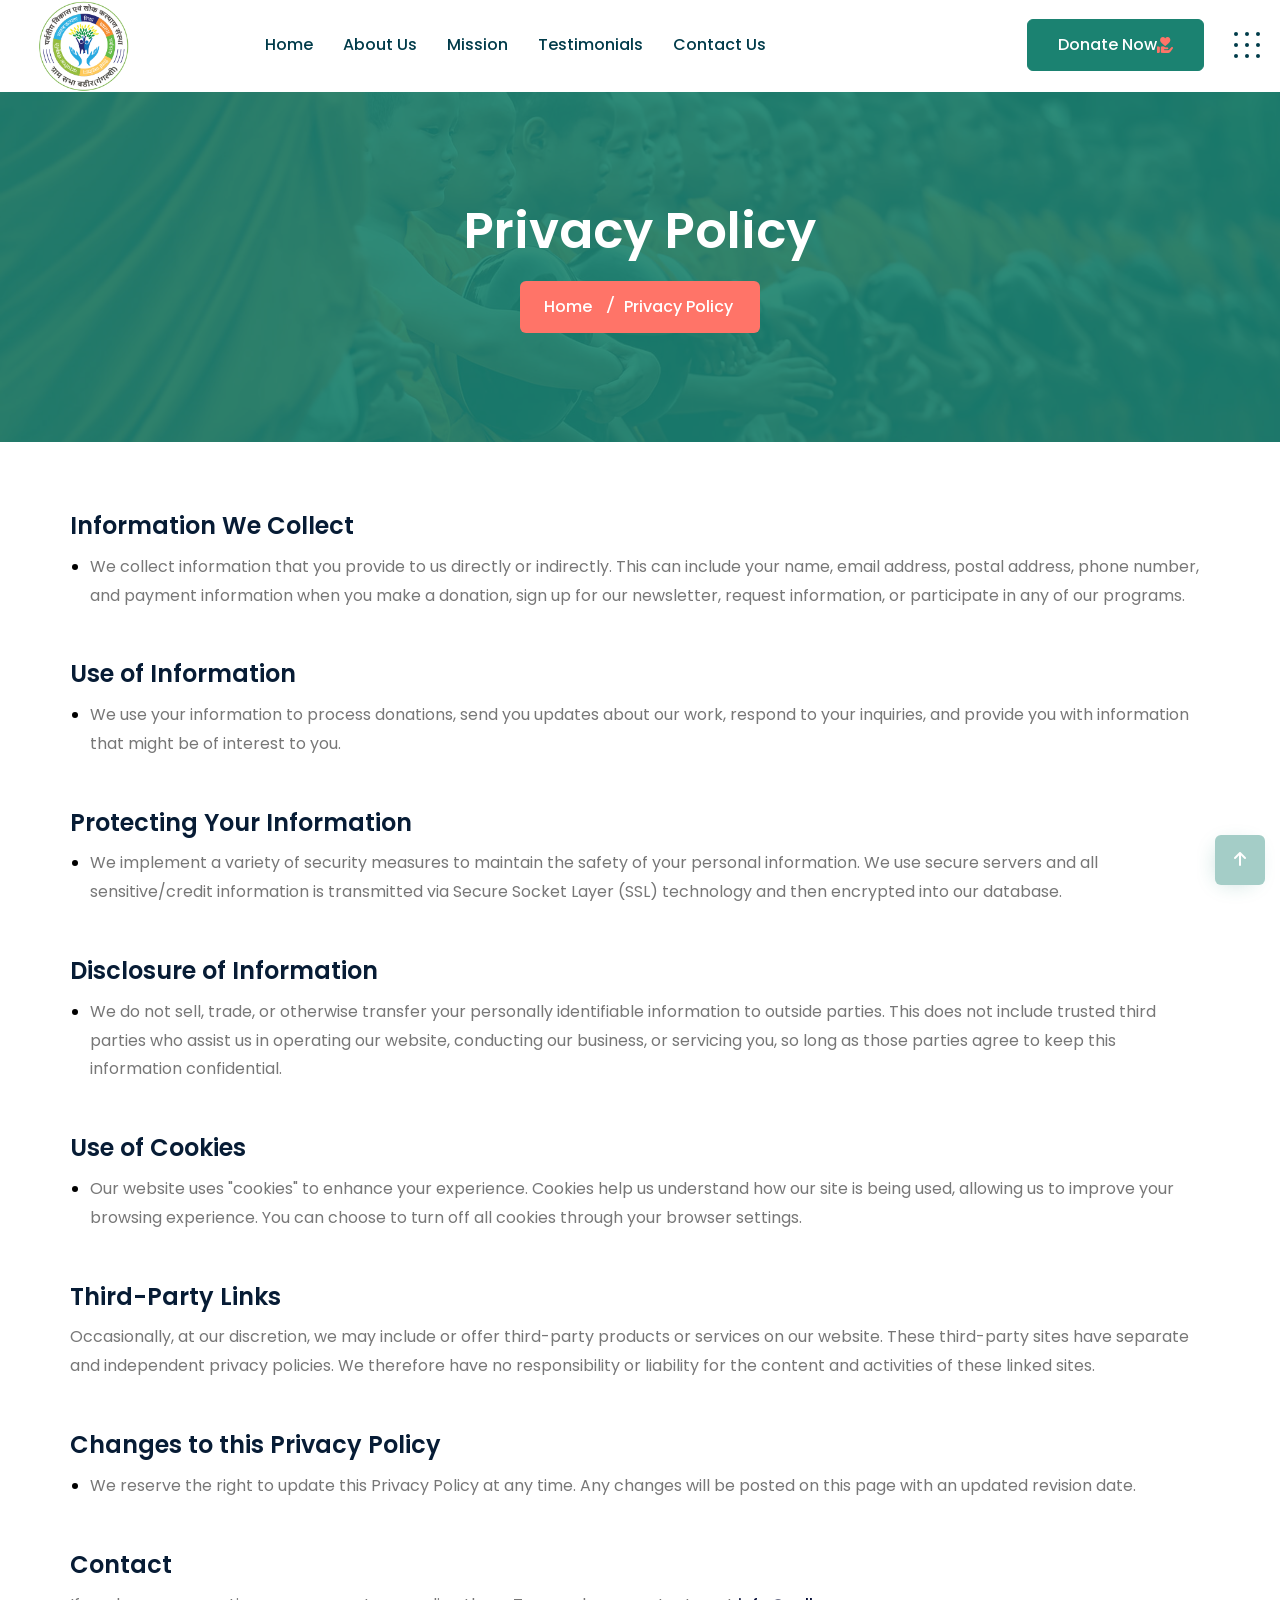
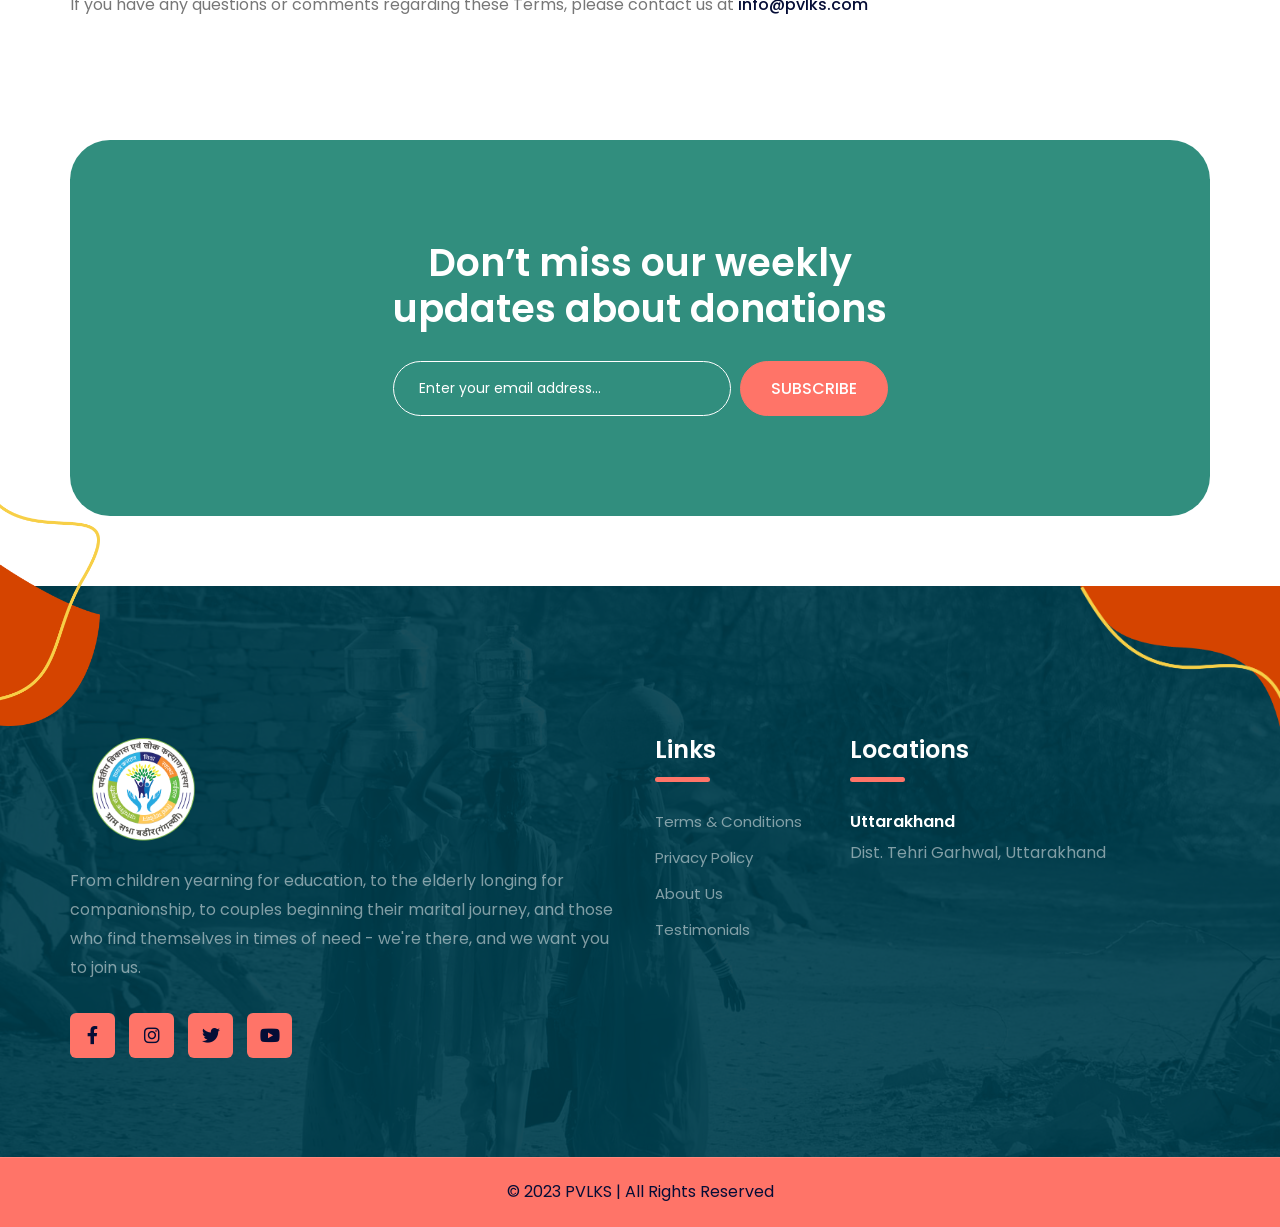
<file: privacy-policy.html>
<!DOCTYPE html>
<html lang="en">
  <head>
    <!-- Meta -->
    <meta charset="utf-8" />
    <meta http-equiv="X-UA-Compatible" content="IE=edge" />
    <meta name="keywords" content="" />
    <meta name="author" content="PVLKS" />
    <meta name="robots" content="" />
    <meta name="description" content="Parvatiya Vikas Lok Kalyan Sanstha" />
    <meta
      property="og:description"
      content="Parvatiya Vikas Lok Kalyan Sanstha"
    />
    <meta name="format-detection" content="telephone=no" />

    <!-- Mobile Specific -->
    <meta name="viewport" content="width=device-width, initial-scale=1" />

    <!-- Title -->
    <title>
      Privacy Policy - Parvatiya Vikas Lok Kalyan Sanstha - PVLKS
    </title>

    <!-- Favicon icon -->
    <link rel="icon" type="image/png" href="images/favicon.png" />

    <!-- Custom Stylesheet -->
    <link rel="stylesheet" href="css/style.css" />
    <link rel="stylesheet" class="skin" href="css/skin/skin-1.css" />

    <!-- Google Fonts -->
    <link rel="preconnect" href="https://fonts.googleapis.com" />
    <link rel="preconnect" href="https://fonts.gstatic.com" crossorigin />
    <link
      href="https://fonts.googleapis.com/css2?family=Open+Sans:wght@300;400;500;600;700;800&family=Poppins:wght@100;200;300;400;500;600;700;800;900&display=swap"
      rel="stylesheet"
    />
  </head>
  <body id="bg">
    <div class="page-wraper">
      <header class="site-header mo-left header style-2">
        <!-- Main Header -->
        <div class="sticky-header main-bar-wraper navbar-expand-lg">
          <div class="main-bar clearfix">
            <div class="container-fluid clearfix">
              <!-- Website Logo -->
              <div class="logo-header mostion logo-dark">
                <a href="index.html"><img src="images/logo-2.png" alt="" /></a>
              </div>

              <!-- Nav Toggle Button -->
              <button
                class="navbar-toggler collapsed navicon justify-content-end"
                type="button"
                data-bs-toggle="collapse"
                data-bs-target="#navbarNavDropdown"
                aria-controls="navbarNavDropdown"
                aria-expanded="false"
                aria-label="Toggle navigation"
              >
                <span></span>
                <span></span>
                <span></span>
              </button>

              <!-- Extra Nav -->
              <div class="extra-nav">
                <div class="extra-cell d-flex align-items-center">
                  <a
                    class="btn btn-primary btnhover1"
                    href="javascript:void(0);"
                    data-bs-toggle="modal"
                    data-bs-target="#modalDonate"
                  >
                    <span>Donate Now</span>
                    <i class="flaticon-heart text-secondary ms-3"></i>
                  </a>
                  <a href="javascript:void(0);" class="menu-btn">
                    <svg
                      width="26"
                      height="26"
                      viewBox="0 0 26 26"
                      fill="none"
                      xmlns="http://www.w3.org/2000/svg"
                    >
                      <rect
                        x="22"
                        y="11"
                        width="4"
                        height="4"
                        rx="2"
                        fill="#003B4A"
                      />
                      <rect x="11" width="4" height="4" rx="2" fill="#003B4A" />
                      <rect x="22" width="4" height="4" rx="2" fill="#003B4A" />
                      <rect
                        x="11"
                        y="11"
                        width="4"
                        height="4"
                        rx="2"
                        fill="#003B4A"
                      />
                      <rect
                        x="11"
                        y="22"
                        width="4"
                        height="4"
                        rx="2"
                        fill="#003B4A"
                      />
                      <rect width="4" height="4" rx="2" fill="#003B4A" />
                      <rect y="11" width="4" height="4" rx="2" fill="#003B4A" />
                      <rect
                        x="22"
                        y="22"
                        width="4"
                        height="4"
                        rx="2"
                        fill="#003B4A"
                      />
                      <rect y="22" width="4" height="4" rx="2" fill="#003B4A" />
                    </svg>
                  </a>
                </div>
              </div>

              <!-- Header Nav -->
              <div
                class="header-nav navbar-collapse collapse justify-content-start"
                id="navbarNavDropdown"
              >
                <div class="logo-header logo-dark">
                  <a href="index.html"
                    ><img src="images/logo-2.png" alt=""
                  /></a>
                </div>
                <ul class="nav navbar-nav navbar navbar-left">
                  <li><a href="index.html">Home</a></li>
                  <li><a href="about-us.html">About Us</a></li>
                  <li><a href="mission.html">Mission</a></li>
                  <li><a href="testimonials.html">Testimonials</a></li>
                  <li><a href="contact-us.html">Contact Us</a></li>
                </ul>
                <div class="header-bottom">
                  <div class="dz-social-icon">
                    <ul>
                      <li>
                        <a
                          class="fab fa-facebook-f"
                          href="https://www.facebook.com/"
                        ></a>
                      </li>
                      <li>
                        <a
                          class="fab fa-twitter"
                          href="https://twitter.com/"
                        ></a>
                      </li>
                      <li>
                        <a
                          class="fab fa-linkedin-in"
                          href="https://www.linkedin.com/"
                        ></a>
                      </li>
                      <li>
                        <a
                          class="fab fa-instagram"
                          href="https://www.instagram.com/"
                        ></a>
                      </li>
                    </ul>
                  </div>
                </div>
              </div>
            </div>
          </div>
        </div>
        <!-- Main Header End -->
      </header>
      <!-- Header End -->

      <!-- Contact Sidebar -->
      <div class="contact-sidebar">
        <div class="contact-box">
          <div class="logo-contact logo-dark">
            <a href="index.html"><img src="images/logo-2.png" alt="" /></a>
          </div>
          <div class="m-b50 contact-text">
            <div class="dz-title">
              <h4>About us</h4>
              <div class="dz-separator style-1 text-primary mb-0"></div>
            </div>
            <p>
              At PVLKS, we're committed to making a difference in our
              communities, and we need your help. Your generous donation can
              provide educational opportunities for underprivileged children,
              support for our valued senior citizens, financial assistance for
              marriages, and a helping hand for those in need.
            </p>
            <a href="about-us.html" class="btn btn-primary btn-sm">READ MORE</a>
          </div>
          <div class="dz-title">
            <h4>Contact Info</h4>
            <div class="dz-separator style-1 text-primary mb-0"></div>
          </div>
          <div class="icon-bx-wraper left">
            <div class="icon-md m-r20">
              <span class="icon-cell"><i class="las la-phone-volume"></i></span>
            </div>
            <div class="icon-content">
              <h5 class="tilte">Call Now</h5>
              <a href="tel:+919654265055"
                ><p class="m-b0">+91 965 426 5055</p></a
              >
            </div>
          </div>
          <div class="icon-bx-wraper left">
            <div class="icon-md m-r20">
              <span class="icon-cell"
                ><i class="las la-envelope-open"></i
              ></span>
            </div>
            <div class="icon-content">
              <h5 class="tilte">Email Now</h5>
              <a href="mailto:info@pvlks.com"
                ><p class="m-b0">info@pvlks.com</p></a
              >
            </div>
          </div>
          <div class="icon-bx-wraper left">
            <div class="icon-md m-r20">
              <span class="icon-cell"><i class="las la-map-marker"></i></span>
            </div>
            <div class="icon-content">
              <h5 class="tilte">Location</h5>
              <p class="m-b0">Dist. Tehri Garhwal, Uttarakhand</p>
            </div>
          </div>
        </div>
      </div>
      <div class="menu-close"></div>

      <div class="page-content bg-white">
        <!-- Banner  -->
        <div
          class="dz-bnr-inr dz-bnr-inr-sm style-1 text-center overlay-primary-dark"
          style="background-image: url('images/banner/bnr5.jpg')"
        >
          <div class="container">
            <div class="dz-bnr-inr-entry">
              <h1>Privacy Policy</h1>
              <!-- Breadcrumb Row -->
              <nav aria-label="breadcrumb" class="breadcrumb-row">
                <ul class="breadcrumb">
                  <li class="breadcrumb-item"><a href="index.html">Home</a></li>
                  <li class="breadcrumb-item active" aria-current="page">
                    Privacy Policy
                  </li>
                </ul>
              </nav>
              <!-- Breadcrumb Row End -->
            </div>
          </div>
        </div>
        <!-- Banner End -->

        <div class="content-inner-2">
          <div class="container">
            <div class="row dz-terms">
              <div class="col-xl-12 col-lg-7">
                <div class="dz-terms-content" id="scrollNavSection01">
                  <h4 class="title">Information We Collect</h4>
                  <ul>
                    <li>
                      We collect information that you provide to us directly or
                      indirectly. This can include your name, email address,
                      postal address, phone number, and payment information when
                      you make a donation, sign up for our newsletter, request
                      information, or participate in any of our programs.
                    </li>
                  </ul>
                </div>

                <div class="dz-terms-content" id="scrollNavSection02">
                  <h4 class="title">Use of Information</h4>
                  <ul>
                    <li>
                      We use your information to process donations, send you
                      updates about our work, respond to your inquiries, and
                      provide you with information that might be of interest to
                      you.
                    </li>
                  </ul>
                </div>

                <div class="dz-terms-content" id="scrollNavSection03">
                  <h4 class="title">Protecting Your Information</h4>
                  <ul>
                    <li>
                      We implement a variety of security measures to maintain
                      the safety of your personal information. We use secure
                      servers and all sensitive/credit information is
                      transmitted via Secure Socket Layer (SSL) technology and
                      then encrypted into our database.
                    </li>
                  </ul>
                </div>

                <div class="dz-terms-content" id="scrollNavSection04">
                  <h4 class="title">Disclosure of Information</h4>
                  <ul>
                    <li>
                      We do not sell, trade, or otherwise transfer your
                      personally identifiable information to outside parties.
                      This does not include trusted third parties who assist us
                      in operating our website, conducting our business, or
                      servicing you, so long as those parties agree to keep this
                      information confidential.
                    </li>
                  </ul>
                </div>

                <div class="dz-terms-content" id="scrollNavSection05">
                  <h4 class="title">Use of Cookies</h4>
                  <ul>
                    <li>
                      Our website uses "cookies" to enhance your experience.
                      Cookies help us understand how our site is being used,
                      allowing us to improve your browsing experience. You can
                      choose to turn off all cookies through your browser
                      settings.
                    </li>
                  </ul>
                </div>

                <div class="dz-terms-content" id="scrollNavSection06">
                  <h4 class="title">Third-Party Links</h4>
                  <p>
                    Occasionally, at our discretion, we may include or offer
                    third-party products or services on our website. These
                    third-party sites have separate and independent privacy
                    policies. We therefore have no responsibility or liability
                    for the content and activities of these linked sites.
                  </p>
                </div>

                <div class="dz-terms-content" id="scrollNavSection07">
                  <h4 class="title">Changes to this Privacy Policy</h4>
                  <ul>
                    <li>
                      We reserve the right to update this Privacy Policy at any
                      time. Any changes will be posted on this page with an
                      updated revision date.
                    </li>
                  </ul>
                </div>

                <div class="dz-terms-content" id="scrollNavSection10">
                  <h4 class="title">Contact</h4>
                  <p>
                    If you have any questions or comments regarding these Terms,
                    please contact us at
                    <strong
                      ><a
                        class="text-dark gmail"
                        target="_blank"
                        href="mailto:info@pvlks.com"
                        >info@pvlks.com</a
                      ></strong
                    >
                  </p>
                </div>
              </div>
            </div>
          </div>
        </div>

        <!-- Call Action -->
        <div class="call-action style-1 content-inner-1">
          <div class="container">
            <div
              class="inner-action overlay-primary-dark"
              style="
                background-image: url('images/background/bg1.jpg');
                background-size: cover;
                background-repeat: no-repeat;
              "
            >
              <div class="row inner-content justify-content-center">
                <div class="col-xl-6 col-lg-9">
                  <div class="section-head text-center">
                    <h2 class="title text-white">
                      Don’t miss our weekly updates about donations
                    </h2>
                  </div>
                  <form class="dzSubscribe" action="" method="">
                    <div class="dzSubscribeMsg text-white"></div>
                    <div class="input-group">
                      <input
                        name="dzEmail"
                        required="required"
                        type="email"
                        class="form-control"
                        placeholder="Enter your email address..."
                      />
                      <div class="input-group-addon">
                        <button
                          name="submit"
                          value="Submit"
                          type="submit"
                          class="btn btn-secondary btn-rounded-lg"
                        >
                          <span>SUBSCRIBE</span>
                          <i class="fa-solid fa-paper-plane"></i>
                        </button>
                      </div>
                    </div>
                  </form>
                </div>
              </div>
            </div>
          </div>
        </div>
        <!-- Call Action -->
      </div>

      <!-- Footer -->
      <footer class="site-footer style-2" id="footer">
        <div
          class="footer-top footer-feature background-luminosity"
          style="
            background-image: url(images/main-slider/slider1/slider-bg1.jpg);
          "
        >
          <div class="container">
            <div class="row">
              <div
                class="col-xl-6 col-lg-12 col-md-12 wow fadeInUp"
                data-wow-delay="0.2s"
              >
                <div class="widget widget_about">
                  <div class="footer-logo logo-white">
                    <a href="index.html"
                      ><img src="images/logo-white-2.png" alt=""
                    /></a>
                  </div>
                  <p>
                    From children yearning for education, to the elderly longing
                    for companionship, to couples beginning their marital
                    journey, and those who find themselves in times of need -
                    we're there, and we want you to join us.
                  </p>
                  <div class="dz-social-icon style-3">
                    <ul>
                      <li>
                        <a
                          target="_blank"
                          class="fab fa-facebook-f"
                          href="https://www.facebook.com/"
                        ></a>
                      </li>
                      <li>
                        <a
                          target="_blank"
                          class="fab fa-instagram"
                          href="https://www.instagram.com/"
                        ></a>
                      </li>
                      <li>
                        <a
                          target="_blank"
                          class="fab fa-twitter"
                          href="https://twitter.com/"
                        ></a>
                      </li>
                      <li>
                        <a
                          target="_blank"
                          class="fab fa-youtube"
                          href="https://youtube.com/"
                        ></a>
                      </li>
                    </ul>
                  </div>
                </div>
              </div>
              <div
                class="col-xl-2 col-lg-4 col-md-4 col-sm-6 wow fadeInUp"
                data-wow-delay="0.4s"
              >
                <div class="widget widget_services">
                  <h4 class="widget-title">Links</h4>
                  <div class="separator-2 bg-secondary m-b30"></div>
                  <ul>
                    <li>
                      <a href="terms-and-condition.html">Terms & Conditions</a>
                    </li>
                    <li><a href="privacy-policy.html">Privacy Policy</a></li>
                    <li><a href="about-us.html">About Us</a></li>
                    <li><a href="testimonials.html">Testimonials</a></li>
                  </ul>
                </div>
              </div>
              <div
                class="col-xl-4 col-md-4 col-sm-12 wow fadeInUp"
                data-wow-delay="0.8s"
              >
                <div class="widget widget_locations">
                  <h4 class="widget-title">Locations</h4>
                  <div class="separator-2 bg-secondary m-b30"></div>
                  <div class="clearfix">
                    <h6 class="title">Uttarakhand</h6>
                    <p>Dist. Tehri Garhwal, Uttarakhand</p>
                  </div>
                </div>
              </div>
            </div>
          </div>
          <img class="shape1" src="images/side-images/shape4.png" alt="" />
          <img class="shape2" src="images/side-images/shape-line4.png" alt="" />
          <img class="shape3" src="images/side-images/shape5.png" alt="" />
          <img class="shape4" src="images/side-images/shape-line5.png" alt="" />
        </div>
        <!-- Footer Bottom Part -->
        <div class="footer-bottom text-center">
          <div class="container">
            <span class="copyright-text"
              >© 2023 <a href="/index.html" target="_blank">PVLKS</a> | All
              Rights Reserved</span
            >
          </div>
        </div>
      </footer>
      <!-- Footer End -->

      <!-- Choose a donation amount -->
      <div
        class="modal fade modal-wrapper"
        id="modalDonate"
        tabindex="-1"
        role="dialog"
        aria-labelledby="modalDonate"
        aria-hidden="true"
      >
        <div class="modal-dialog" role="document">
          <div class="modal-content">
            <div class="modal-header">
              <h5 class="modal-title">Choose a donation amount</h5>
              <button
                type="button"
                class="btn-close"
                data-bs-dismiss="modal"
                aria-label="Close"
              >
                <i class="flaticon-close"></i>
              </button>
            </div>
            <div class="modal-body">
              <form action="index.html">
                <div class="row">
                  <div class="col-lg-12">
                    <div class="tag-donate style-1">
                      <div class="donate-categories">
                        <div class="form-check">
                          <input
                            class="form-check-input"
                            type="radio"
                            name="flexRadioDefault"
                            id="flexRadioDefault1"
                          />
                          <label
                            class="form-check-label"
                            for="flexRadioDefault1"
                          >
                            ₹ 100
                          </label>
                        </div>
                      </div>
                      <div class="donate-categories">
                        <div class="form-check">
                          <input
                            class="form-check-input"
                            type="radio"
                            name="flexRadioDefault"
                            id="flexRadioDefault2"
                            checked
                          />
                          <label
                            class="form-check-label"
                            for="flexRadioDefault2"
                          >
                            ₹ 200
                          </label>
                        </div>
                      </div>
                      <div class="donate-categories">
                        <div class="form-check">
                          <input
                            class="form-check-input"
                            type="radio"
                            name="flexRadioDefault"
                            id="flexRadioDefault3"
                            checked
                          />
                          <label
                            class="form-check-label"
                            for="flexRadioDefault3"
                          >
                            ₹ 500
                          </label>
                        </div>
                      </div>
                      <div class="donate-categories">
                        <div class="form-check">
                          <input
                            class="form-check-input"
                            type="radio"
                            name="flexRadioDefault"
                            id="flexRadioDefault4"
                            checked
                          />
                          <label
                            class="form-check-label"
                            for="flexRadioDefault4"
                          >
                            ₹ 1000
                          </label>
                        </div>
                      </div>
                    </div>
                  </div>
                  <div class="col-lg-12">
                    <div class="form-group">
                      <label class="form-label">Other Amount</label>
                      <div class="input-group">
                        <input
                          type="number"
                          class="form-control"
                          placeholder="Other Amount"
                        />
                      </div>
                    </div>
                  </div>
                  <div class="col-lg-12">
                    <div class="form-group">
                      <label class="form-label">Name</label>
                      <div class="input-group">
                        <input
                          name="dzName"
                          required=""
                          type="text"
                          class="form-control"
                          placeholder="Jakob Bothman"
                        />
                      </div>
                    </div>
                  </div>
                  <div class="col-lg-12">
                    <div class="form-group">
                      <label class="form-label">Email address</label>
                      <div class="input-group">
                        <input
                          name="dzEmail"
                          required
                          type="text"
                          class="form-control"
                          placeholder="info@mail.com"
                        />
                      </div>
                    </div>
                  </div>
                  <div class="col-lg-12">
                    <div class="form-group">
                      <label class="form-label">Phone Number</label>
                      <div class="input-group">
                        <input
                          type="number"
                          class="form-control"
                          placeholder="Phone Number"
                        />
                      </div>
                    </div>
                  </div>
                  <div class="col-lg-12">
                    <div class="form-group">
                      <label class="form-label">Address</label>
                      <div class="input-group">
                        <input
                          required
                          type="text"
                          class="form-control"
                          placeholder="Address"
                        />
                      </div>
                    </div>
                  </div>
                  <div class="col-lg-12">
                    <div class="form-group">
                      <label class="form-label">Pancard</label>
                      <div class="input-group">
                        <input
                          type="number"
                          class="form-control"
                          placeholder="Pancard"
                        />
                      </div>
                    </div>
                  </div>
                  <div class="col-lg-12">
                    <div class="form-group mb-0 text-center">
                      <button
                        name="submit"
                        type="submit"
                        value="Submit"
                        class="btn btn-primary btn-block"
                      >
                        Proceed To Pay
                      </button>
                    </div>
                  </div>
                </div>
              </form>
            </div>
          </div>
        </div>
      </div>

      <!-- Authentication Modal -->
      <div
        class="modal fade modal-wrapper auth-modal"
        id="modalLogin"
        tabindex="-1"
        role="dialog"
        aria-labelledby="modalLogin"
        aria-hidden="true"
      >
        <div class="modal-dialog" role="document">
          <!-- Login Your Account -->
          <div class="modal-content">
            <h2 class="title">Login Your Account</h2>
            <form action="index.html">
              <div class="form-group">
                <input
                  type="email"
                  class="form-control"
                  placeholder="Email Address"
                />
              </div>
              <div class="form-group">
                <input
                  type="password"
                  class="form-control"
                  placeholder="Password"
                />
                <div class="reset-password">
                  <a
                    class="btn-link collapsed"
                    data-bs-toggle="collapse"
                    href="terms-and-condition.html#reset-password"
                    role="button"
                    aria-expanded="false"
                    aria-controls="reset-password"
                    >Reset password?</a
                  >
                </div>
              </div>
              <div class="form-group">
                <button
                  type="submit"
                  class="btn btn-sm btn-outline-primary btn-block"
                >
                  Login
                </button>
              </div>
              <div class="form-group">
                <a
                  href="javascript:void(0);"
                  class="btn btn-sm facebook btn-block"
                  ><i class="fa-brands fa-facebook-f m-r10"></i>Log in with
                  Facebook</a
                >
              </div>
              <div class="form-group">
                <a
                  href="javascript:void(0);"
                  class="btn btn-sm google-plus btn-block"
                  ><i class="fa-brands fa-google m-r10"></i>Log in with
                  Google</a
                >
              </div>
              <div class="sign-text">
                <span
                  >Don't have a Crowdfunding account?
                  <a
                    class="btn-link collapsed"
                    data-bs-toggle="collapse"
                    href="terms-and-condition.html#sign-up"
                    role="button"
                    aria-expanded="false"
                    aria-controls="sign-up"
                    >Sign up</a
                  ></span
                >
              </div>
            </form>
          </div>

          <!-- Reset Password -->
          <div
            class="modal-content collapse reset-password"
            id="reset-password"
          >
            <h2 class="title">Reset password?</h2>
            <form>
              <div class="form-group password-icon-bx">
                <i class="fa fa-lock"></i>
                <p>
                  Enter your email address associated with your account, and
                  we'll email you a link to reset your password...
                </p>
              </div>
              <div class="form-group">
                <input
                  type="email"
                  class="form-control"
                  placeholder="Enter email address"
                />
              </div>
              <div class="form-group">
                <button
                  type="submit"
                  class="btn btn-sm btn-outline-primary btn-block"
                >
                  Send reset link
                </button>
              </div>
              <a
                data-bs-toggle="collapse"
                href="terms-and-condition.html#reset-password"
                class="sign-text"
                role="button"
                aria-expanded="false"
                aria-controls="reset-password"
                >Back</a
              >
            </form>
          </div>

          <!-- Sign Up Your Account -->
          <div class="modal-content collapse sign-up" id="sign-up">
            <h2 class="title">Sign Up Your Account</h2>
            <form action="index.html">
              <div class="form-group">
                <input
                  type="email"
                  class="form-control"
                  placeholder="Email Address"
                />
              </div>
              <div class="form-group">
                <input
                  type="password"
                  class="form-control"
                  placeholder="Password"
                />
              </div>
              <div class="form-group">
                <button
                  type="submit"
                  class="btn btn-sm btn-outline-primary btn-block"
                >
                  Sign Up
                </button>
              </div>
              <div class="form-group">
                <a
                  href="javascript:void(0);"
                  class="btn btn-sm facebook btn-block"
                  ><i class="fa-brands fa-facebook-f m-r10"></i>Log in with
                  Facebook</a
                >
              </div>
              <div class="form-group">
                <a
                  href="javascript:void(0);"
                  class="btn btn-sm google-plus btn-block"
                  ><i class="fa-brands fa-google m-r10"></i>Log in with
                  Google</a
                >
              </div>
              <div class="sign-text">
                <span
                  >Don't have a Crowdfunding account?
                  <a
                    class="btn-link collapsed"
                    data-bs-toggle="collapse"
                    href="terms-and-condition.html#sign-up"
                    role="button"
                    aria-expanded="false"
                    aria-controls="sign-up"
                    >Login</a
                  ></span
                >
              </div>
            </form>
          </div>
        </div>
      </div>

      <button class="scroltop icon-up" type="button">
        <i class="fas fa-arrow-up"></i>
      </button>
    </div>
    <!-- JAVASCRIPT FILES ========================================= -->
    <script src="js/jquery.min.js"></script>
    <!-- JQUERY.MIN JS -->
    <script src="vendor/bootstrap/js/bootstrap.bundle.min.js"></script>
    <!-- BOOTSTRAP.MIN JS -->
    <script src="js/dz.ajax.js"></script>
    <!-- AJAX -->
    <script src="js/custom.js"></script>
    <!-- CUSTOM JS -->
  </body>
</html>
</file>
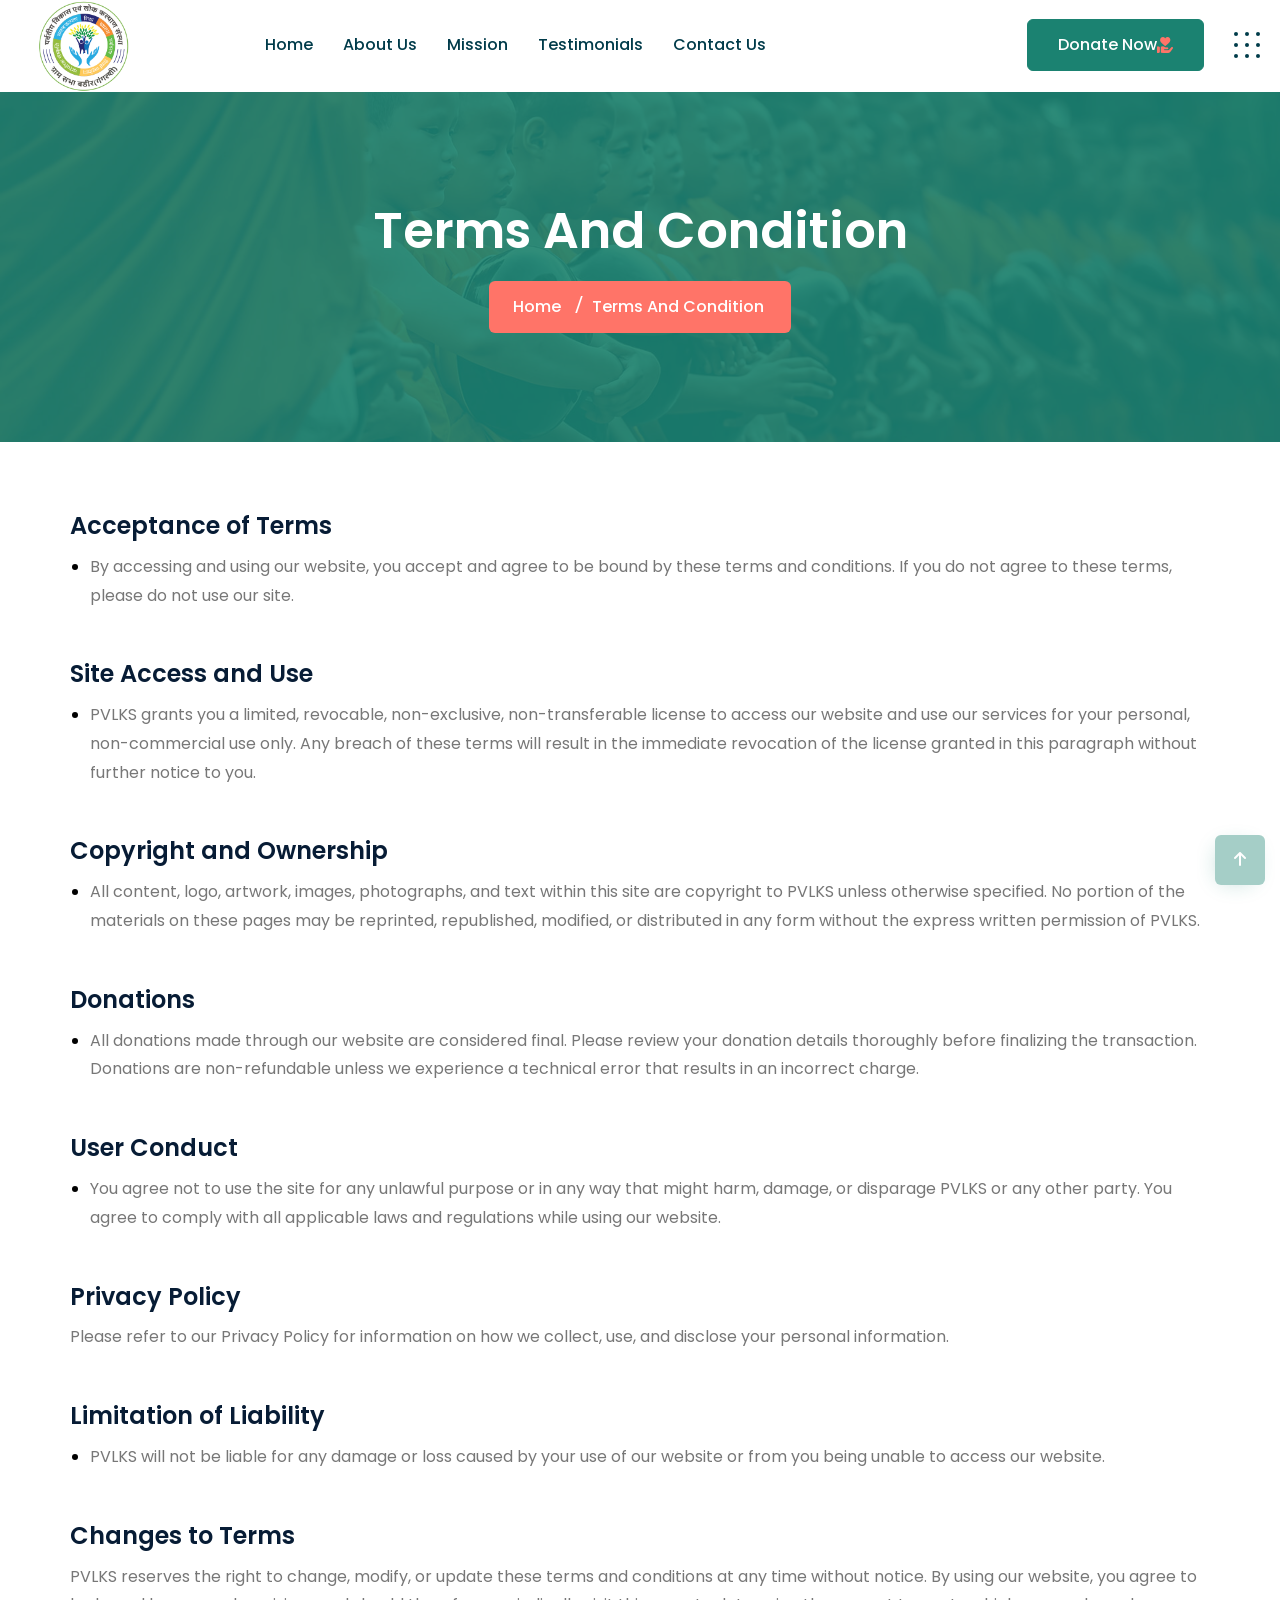
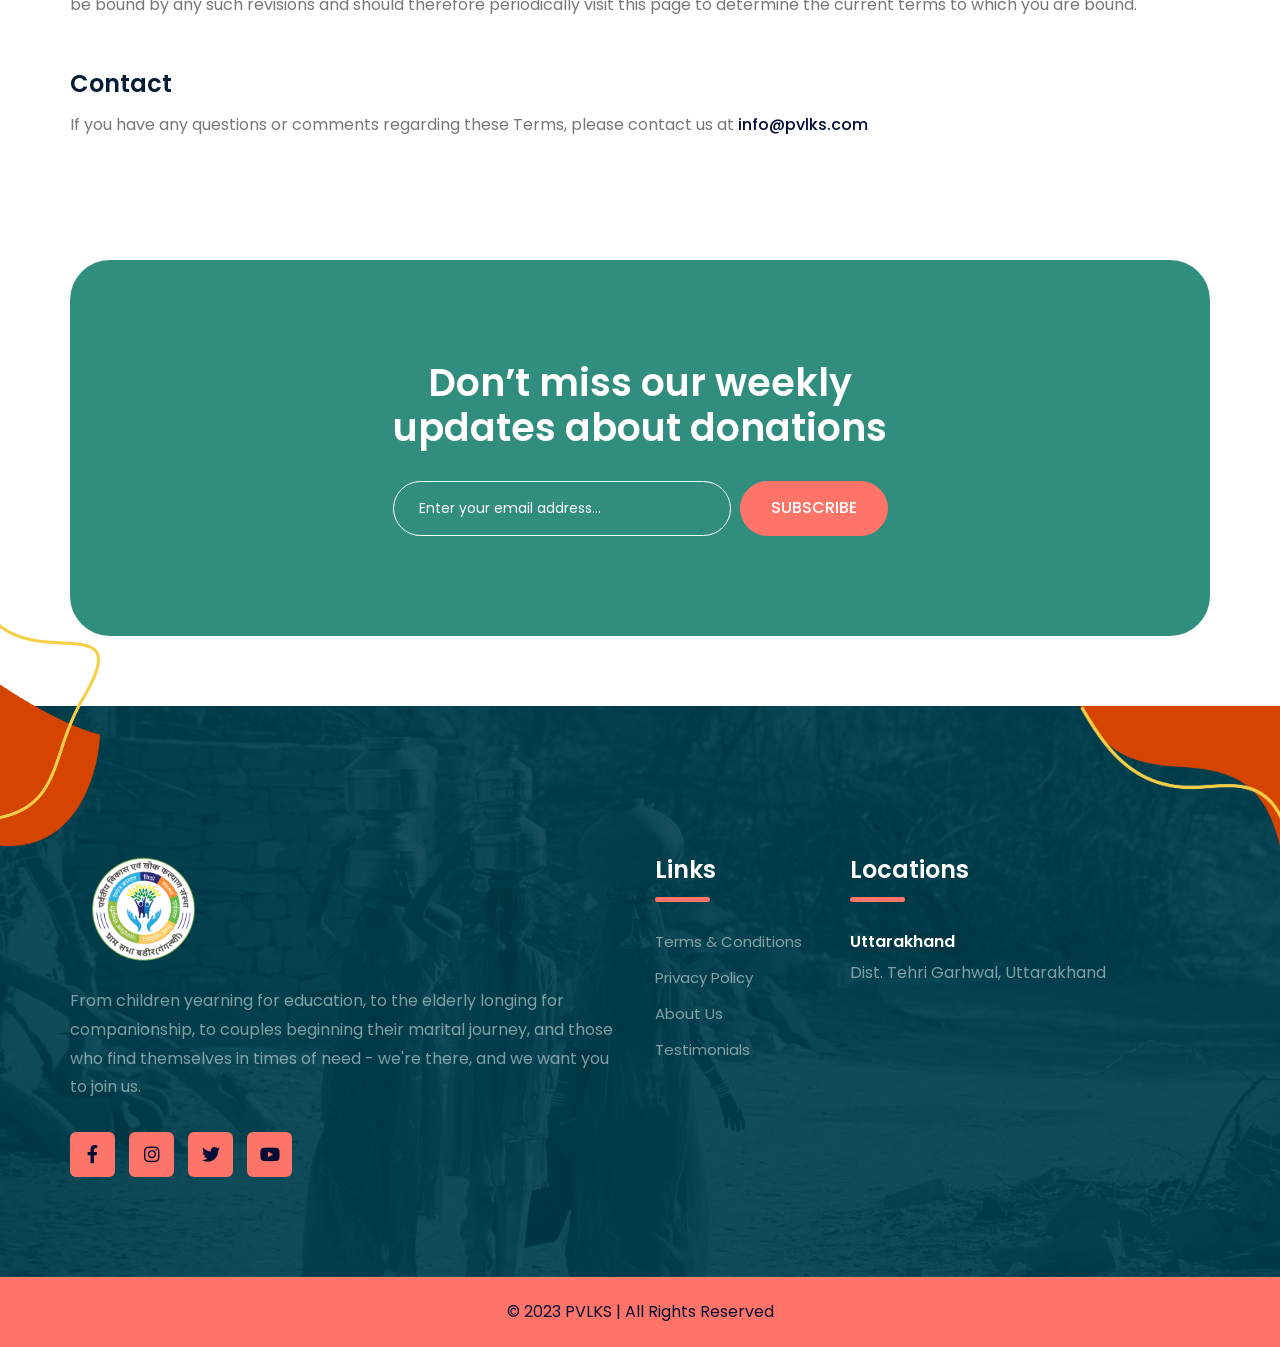
<file: terms-and-condition.html>
<!DOCTYPE html>
<html lang="en">
  <head>
    <!-- Meta -->
    <meta charset="utf-8" />
    <meta http-equiv="X-UA-Compatible" content="IE=edge" />
    <meta name="keywords" content="" />
    <meta name="author" content="PVLKS" />
    <meta name="robots" content="" />
    <meta name="description" content="Parvatiya Vikas Lok Kalyan Sanstha" />
    <meta
      property="og:description"
      content="Parvatiya Vikas Lok Kalyan Sanstha"
    />
    <meta name="format-detection" content="telephone=no" />

    <!-- Mobile Specific -->
    <meta name="viewport" content="width=device-width, initial-scale=1" />

    <!-- Title -->
    <title>
      Terms & Conditions - Parvatiya Vikas Lok Kalyan Sanstha - PVLKS
    </title>

    <!-- Favicon icon -->
    <link rel="icon" type="image/png" href="images/favicon.png" />

    <!-- Custom Stylesheet -->
    <link rel="stylesheet" href="css/style.css" />
    <link rel="stylesheet" class="skin" href="css/skin/skin-1.css" />

    <!-- Google Fonts -->
    <link rel="preconnect" href="https://fonts.googleapis.com" />
    <link rel="preconnect" href="https://fonts.gstatic.com" crossorigin />
    <link
      href="https://fonts.googleapis.com/css2?family=Open+Sans:wght@300;400;500;600;700;800&family=Poppins:wght@100;200;300;400;500;600;700;800;900&display=swap"
      rel="stylesheet"
    />
  </head>
  <body id="bg">
    <div class="page-wraper">
      <header class="site-header mo-left header style-2">
        <!-- Main Header -->
        <div class="sticky-header main-bar-wraper navbar-expand-lg">
          <div class="main-bar clearfix">
            <div class="container-fluid clearfix">
              <!-- Website Logo -->
              <div class="logo-header mostion logo-dark">
                <a href="index.html"><img src="images/logo-2.png" alt="" /></a>
              </div>

              <!-- Nav Toggle Button -->
              <button
                class="navbar-toggler collapsed navicon justify-content-end"
                type="button"
                data-bs-toggle="collapse"
                data-bs-target="#navbarNavDropdown"
                aria-controls="navbarNavDropdown"
                aria-expanded="false"
                aria-label="Toggle navigation"
              >
                <span></span>
                <span></span>
                <span></span>
              </button>

              <!-- Extra Nav -->
              <div class="extra-nav">
                <div class="extra-cell d-flex align-items-center">
                  <a
                    class="btn btn-primary btnhover1"
                    href="javascript:void(0);"
                    data-bs-toggle="modal"
                    data-bs-target="#modalDonate"
                  >
                    <span>Donate Now</span>
                    <i class="flaticon-heart text-secondary ms-3"></i>
                  </a>
                  <a href="javascript:void(0);" class="menu-btn">
                    <svg
                      width="26"
                      height="26"
                      viewBox="0 0 26 26"
                      fill="none"
                      xmlns="http://www.w3.org/2000/svg"
                    >
                      <rect
                        x="22"
                        y="11"
                        width="4"
                        height="4"
                        rx="2"
                        fill="#003B4A"
                      />
                      <rect x="11" width="4" height="4" rx="2" fill="#003B4A" />
                      <rect x="22" width="4" height="4" rx="2" fill="#003B4A" />
                      <rect
                        x="11"
                        y="11"
                        width="4"
                        height="4"
                        rx="2"
                        fill="#003B4A"
                      />
                      <rect
                        x="11"
                        y="22"
                        width="4"
                        height="4"
                        rx="2"
                        fill="#003B4A"
                      />
                      <rect width="4" height="4" rx="2" fill="#003B4A" />
                      <rect y="11" width="4" height="4" rx="2" fill="#003B4A" />
                      <rect
                        x="22"
                        y="22"
                        width="4"
                        height="4"
                        rx="2"
                        fill="#003B4A"
                      />
                      <rect y="22" width="4" height="4" rx="2" fill="#003B4A" />
                    </svg>
                  </a>
                </div>
              </div>

              <!-- Header Nav -->
              <div
                class="header-nav navbar-collapse collapse justify-content-start"
                id="navbarNavDropdown"
              >
                <div class="logo-header logo-dark">
                  <a href="index.html"
                    ><img src="images/logo-2.png" alt=""
                  /></a>
                </div>
                <ul class="nav navbar-nav navbar navbar-left">
                  <li><a href="index.html">Home</a></li>
                  <li><a href="about-us.html">About Us</a></li>
                  <li><a href="mission.html">Mission</a></li>
                  <li><a href="testimonials.html">Testimonials</a></li>
                  <li><a href="contact-us.html">Contact Us</a></li>
                </ul>
                <div class="header-bottom">
                  <div class="dz-social-icon">
                    <ul>
                      <li>
                        <a
                          class="fab fa-facebook-f"
                          href="https://www.facebook.com/"
                        ></a>
                      </li>
                      <li>
                        <a
                          class="fab fa-twitter"
                          href="https://twitter.com/"
                        ></a>
                      </li>
                      <li>
                        <a
                          class="fab fa-linkedin-in"
                          href="https://www.linkedin.com/"
                        ></a>
                      </li>
                      <li>
                        <a
                          class="fab fa-instagram"
                          href="https://www.instagram.com/"
                        ></a>
                      </li>
                    </ul>
                  </div>
                </div>
              </div>
            </div>
          </div>
        </div>
        <!-- Main Header End -->
      </header>
      <!-- Header End -->

      <!-- Contact Sidebar -->
      <div class="contact-sidebar">
        <div class="contact-box">
          <div class="logo-contact logo-dark">
            <a href="index.html"><img src="images/logo-2.png" alt="" /></a>
          </div>
          <div class="m-b50 contact-text">
            <div class="dz-title">
              <h4>About us</h4>
              <div class="dz-separator style-1 text-primary mb-0"></div>
            </div>
            <p>
              At PVLKS, we're committed to making a difference in our
              communities, and we need your help. Your generous donation can
              provide educational opportunities for underprivileged children,
              support for our valued senior citizens, financial assistance for
              marriages, and a helping hand for those in need.
            </p>
            <a href="about-us.html" class="btn btn-primary btn-sm">READ MORE</a>
          </div>
          <div class="dz-title">
            <h4>Contact Info</h4>
            <div class="dz-separator style-1 text-primary mb-0"></div>
          </div>
          <div class="icon-bx-wraper left">
            <div class="icon-md m-r20">
              <span class="icon-cell"><i class="las la-phone-volume"></i></span>
            </div>
            <div class="icon-content">
              <h5 class="tilte">Call Now</h5>
              <a href="tel:+919654265055"
                ><p class="m-b0">+91 965 426 5055</p></a
              >
            </div>
          </div>
          <div class="icon-bx-wraper left">
            <div class="icon-md m-r20">
              <span class="icon-cell"
                ><i class="las la-envelope-open"></i
              ></span>
            </div>
            <div class="icon-content">
              <h5 class="tilte">Email Now</h5>
              <a href="mailto:info@pvlks.com"
                ><p class="m-b0">info@pvlks.com</p></a
              >
            </div>
          </div>
          <div class="icon-bx-wraper left">
            <div class="icon-md m-r20">
              <span class="icon-cell"><i class="las la-map-marker"></i></span>
            </div>
            <div class="icon-content">
              <h5 class="tilte">Location</h5>
              <p class="m-b0">Dist. Tehri Garhwal, Uttarakhand</p>
            </div>
          </div>
        </div>
      </div>
      <div class="menu-close"></div>

      <div class="page-content bg-white">
        <!-- Banner  -->
        <div
          class="dz-bnr-inr dz-bnr-inr-sm style-1 text-center overlay-primary-dark"
          style="background-image: url('images/banner/bnr5.jpg')"
        >
          <div class="container">
            <div class="dz-bnr-inr-entry">
              <h1>Terms And Condition</h1>
              <!-- Breadcrumb Row -->
              <nav aria-label="breadcrumb" class="breadcrumb-row">
                <ul class="breadcrumb">
                  <li class="breadcrumb-item"><a href="index.html">Home</a></li>
                  <li class="breadcrumb-item active" aria-current="page">
                    Terms And Condition
                  </li>
                </ul>
              </nav>
              <!-- Breadcrumb Row End -->
            </div>
          </div>
        </div>
        <!-- Banner End -->

        <div class="content-inner-2">
          <div class="container">
            <div class="row dz-terms">
              <div class="col-xl-12 col-lg-7">
                <div class="dz-terms-content" id="scrollNavSection01">
                  <h4 class="title">Acceptance of Terms</h4>
                  <ul>
                    <li>
                      By accessing and using our website, you accept and agree
                      to be bound by these terms and conditions. If you do not
                      agree to these terms, please do not use our site.
                    </li>
                  </ul>
                </div>

                <div class="dz-terms-content" id="scrollNavSection02">
                  <h4 class="title">Site Access and Use</h4>
                  <ul>
                    <li>
                      PVLKS grants you a limited, revocable, non-exclusive,
                      non-transferable license to access our website and use our
                      services for your personal, non-commercial use only. Any
                      breach of these terms will result in the immediate
                      revocation of the license granted in this paragraph
                      without further notice to you.
                    </li>
                  </ul>
                </div>

                <div class="dz-terms-content" id="scrollNavSection03">
                  <h4 class="title">Copyright and Ownership</h4>
                  <ul>
                    <li>
                      All content, logo, artwork, images, photographs, and text
                      within this site are copyright to PVLKS unless otherwise
                      specified. No portion of the materials on these pages may
                      be reprinted, republished, modified, or distributed in any
                      form without the express written permission of PVLKS.
                    </li>
                  </ul>
                </div>

                <div class="dz-terms-content" id="scrollNavSection04">
                  <h4 class="title">Donations</h4>
                  <ul>
                    <li>
                      All donations made through our website are considered
                      final. Please review your donation details thoroughly
                      before finalizing the transaction. Donations are
                      non-refundable unless we experience a technical error that
                      results in an incorrect charge.
                    </li>
                  </ul>
                </div>

                <div class="dz-terms-content" id="scrollNavSection05">
                  <h4 class="title">User Conduct</h4>
                  <ul>
                    <li>
                      You agree not to use the site for any unlawful purpose or
                      in any way that might harm, damage, or disparage PVLKS or
                      any other party. You agree to comply with all applicable
                      laws and regulations while using our website.
                    </li>
                  </ul>
                </div>

                <div class="dz-terms-content" id="scrollNavSection06">
                  <h4 class="title">Privacy Policy</h4>
                  <p>
                    Please refer to our Privacy Policy for information on how we
                    collect, use, and disclose your personal information.
                  </p>
                </div>

                <div class="dz-terms-content" id="scrollNavSection07">
                  <h4 class="title">Limitation of Liability</h4>
                  <ul>
                    <li>
                      PVLKS will not be liable for any damage or loss caused by
                      your use of our website or from you being unable to access
                      our website.
                    </li>
                  </ul>
                </div>

                <div class="dz-terms-content" id="scrollNavSection08">
                  <h4 class="title">Changes to Terms</h4>
                  <p>
                    PVLKS reserves the right to change, modify, or update these
                    terms and conditions at any time without notice. By using
                    our website, you agree to be bound by any such revisions and
                    should therefore periodically visit this page to determine
                    the current terms to which you are bound.
                  </p>
                </div>

                <div class="dz-terms-content" id="scrollNavSection10">
                  <h4 class="title">Contact</h4>
                  <p>
                    If you have any questions or comments regarding these Terms,
                    please contact us at
                    <strong
                      ><a
                        class="text-dark gmail"
                        target="_blank"
                        href="mailto:info@pvlks.com"
                        >info@pvlks.com</a
                      ></strong
                    >
                  </p>
                </div>
              </div>
            </div>
          </div>
        </div>

        <!-- Call Action -->
        <div class="call-action style-1 content-inner-1">
          <div class="container">
            <div
              class="inner-action overlay-primary-dark"
              style="
                background-image: url('images/background/bg1.jpg');
                background-size: cover;
                background-repeat: no-repeat;
              "
            >
              <div class="row inner-content justify-content-center">
                <div class="col-xl-6 col-lg-9">
                  <div class="section-head text-center">
                    <h2 class="title text-white">
                      Don’t miss our weekly updates about donations
                    </h2>
                  </div>
                  <form class="dzSubscribe" action="" method="">
                    <div class="dzSubscribeMsg text-white"></div>
                    <div class="input-group">
                      <input
                        name="dzEmail"
                        required="required"
                        type="email"
                        class="form-control"
                        placeholder="Enter your email address..."
                      />
                      <div class="input-group-addon">
                        <button
                          name="submit"
                          value="Submit"
                          type="submit"
                          class="btn btn-secondary btn-rounded-lg"
                        >
                          <span>SUBSCRIBE</span>
                          <i class="fa-solid fa-paper-plane"></i>
                        </button>
                      </div>
                    </div>
                  </form>
                </div>
              </div>
            </div>
          </div>
        </div>
        <!-- Call Action -->
      </div>

      <!-- Footer -->
      <footer class="site-footer style-2" id="footer">
        <div
          class="footer-top footer-feature background-luminosity"
          style="
            background-image: url(images/main-slider/slider1/slider-bg1.jpg);
          "
        >
          <div class="container">
            <div class="row">
              <div
                class="col-xl-6 col-lg-12 col-md-12 wow fadeInUp"
                data-wow-delay="0.2s"
              >
                <div class="widget widget_about">
                  <div class="footer-logo logo-white">
                    <a href="index.html"
                      ><img src="images/logo-white-2.png" alt=""
                    /></a>
                  </div>
                  <p>
                    From children yearning for education, to the elderly longing
                    for companionship, to couples beginning their marital
                    journey, and those who find themselves in times of need -
                    we're there, and we want you to join us.
                  </p>
                  <div class="dz-social-icon style-3">
                    <ul>
                      <li>
                        <a
                          target="_blank"
                          class="fab fa-facebook-f"
                          href="https://www.facebook.com/"
                        ></a>
                      </li>
                      <li>
                        <a
                          target="_blank"
                          class="fab fa-instagram"
                          href="https://www.instagram.com/"
                        ></a>
                      </li>
                      <li>
                        <a
                          target="_blank"
                          class="fab fa-twitter"
                          href="https://twitter.com/"
                        ></a>
                      </li>
                      <li>
                        <a
                          target="_blank"
                          class="fab fa-youtube"
                          href="https://youtube.com/"
                        ></a>
                      </li>
                    </ul>
                  </div>
                </div>
              </div>
              <div
                class="col-xl-2 col-lg-4 col-md-4 col-sm-6 wow fadeInUp"
                data-wow-delay="0.4s"
              >
                <div class="widget widget_services">
                  <h4 class="widget-title">Links</h4>
                  <div class="separator-2 bg-secondary m-b30"></div>
                  <ul>
                    <li>
                      <a href="terms-and-condition.html">Terms & Conditions</a>
                    </li>
                    <li><a href="privacy-policy.html">Privacy Policy</a></li>
                    
                    <li><a href="about-us.html">About Us</a></li>
                    <li><a href="testimonials.html">Testimonials</a></li>
                  </ul>
                </div>
              </div>
              <div
                class="col-xl-4 col-md-4 col-sm-12 wow fadeInUp"
                data-wow-delay="0.8s"
              >
                <div class="widget widget_locations">
                  <h4 class="widget-title">Locations</h4>
                  <div class="separator-2 bg-secondary m-b30"></div>
                  <div class="clearfix">
                    <h6 class="title">Uttarakhand</h6>
                    <p>Dist. Tehri Garhwal, Uttarakhand</p>
                  </div>
                </div>
              </div>
            </div>
          </div>
          <img class="shape1" src="images/side-images/shape4.png" alt="" />
          <img class="shape2" src="images/side-images/shape-line4.png" alt="" />
          <img class="shape3" src="images/side-images/shape5.png" alt="" />
          <img class="shape4" src="images/side-images/shape-line5.png" alt="" />
        </div>
        <!-- Footer Bottom Part -->
        <div class="footer-bottom text-center">
          <div class="container">
            <span class="copyright-text"
              >© 2023 <a href="/index.html" target="_blank">PVLKS</a> | All
              Rights Reserved</span
            >
          </div>
        </div>
      </footer>
      <!-- Footer End -->

      <!-- Choose a donation amount -->
      <div
        class="modal fade modal-wrapper"
        id="modalDonate"
        tabindex="-1"
        role="dialog"
        aria-labelledby="modalDonate"
        aria-hidden="true"
      >
        <div class="modal-dialog" role="document">
          <div class="modal-content">
            <div class="modal-header">
              <h5 class="modal-title">Choose a donation amount</h5>
              <button
                type="button"
                class="btn-close"
                data-bs-dismiss="modal"
                aria-label="Close"
              >
                <i class="flaticon-close"></i>
              </button>
            </div>
            <div class="modal-body">
              <form action="index.html">
                <div class="row">
                  <div class="col-lg-12">
                    <div class="tag-donate style-1">
                      <div class="donate-categories">
                        <div class="form-check">
                          <input
                            class="form-check-input"
                            type="radio"
                            name="flexRadioDefault"
                            id="flexRadioDefault1"
                          />
                          <label
                            class="form-check-label"
                            for="flexRadioDefault1"
                          >
                            ₹ 100
                          </label>
                        </div>
                      </div>
                      <div class="donate-categories">
                        <div class="form-check">
                          <input
                            class="form-check-input"
                            type="radio"
                            name="flexRadioDefault"
                            id="flexRadioDefault2"
                            checked
                          />
                          <label
                            class="form-check-label"
                            for="flexRadioDefault2"
                          >
                            ₹ 200
                          </label>
                        </div>
                      </div>
                      <div class="donate-categories">
                        <div class="form-check">
                          <input
                            class="form-check-input"
                            type="radio"
                            name="flexRadioDefault"
                            id="flexRadioDefault3"
                            checked
                          />
                          <label
                            class="form-check-label"
                            for="flexRadioDefault3"
                          >
                            ₹ 500
                          </label>
                        </div>
                      </div>
                      <div class="donate-categories">
                        <div class="form-check">
                          <input
                            class="form-check-input"
                            type="radio"
                            name="flexRadioDefault"
                            id="flexRadioDefault4"
                            checked
                          />
                          <label
                            class="form-check-label"
                            for="flexRadioDefault4"
                          >
                            ₹ 1000
                          </label>
                        </div>
                      </div>
                    </div>
                  </div>
                  <div class="col-lg-12">
                    <div class="form-group">
                      <label class="form-label">Other Amount</label>
                      <div class="input-group">
                        <input
                          type="number"
                          class="form-control"
                          placeholder="Other Amount"
                        />
                      </div>
                    </div>
                  </div>
                  <div class="col-lg-12">
                    <div class="form-group">
                      <label class="form-label">Name</label>
                      <div class="input-group">
                        <input
                          name="dzName"
                          required=""
                          type="text"
                          class="form-control"
                          placeholder="Jakob Bothman"
                        />
                      </div>
                    </div>
                  </div>
                  <div class="col-lg-12">
                    <div class="form-group">
                      <label class="form-label">Email address</label>
                      <div class="input-group">
                        <input
                          name="dzEmail"
                          required
                          type="text"
                          class="form-control"
                          placeholder="info@mail.com"
                        />
                      </div>
                    </div>
                  </div>
                  <div class="col-lg-12">
                    <div class="form-group">
                      <label class="form-label">Phone Number</label>
                      <div class="input-group">
                        <input
                          type="number"
                          class="form-control"
                          placeholder="Phone Number"
                        />
                      </div>
                    </div>
                  </div>
                  <div class="col-lg-12">
                    <div class="form-group">
                      <label class="form-label">Address</label>
                      <div class="input-group">
                        <input
                          required
                          type="text"
                          class="form-control"
                          placeholder="Address"
                        />
                      </div>
                    </div>
                  </div>
                  <div class="col-lg-12">
                    <div class="form-group">
                      <label class="form-label">Pancard</label>
                      <div class="input-group">
                        <input
                          type="number"
                          class="form-control"
                          placeholder="Pancard"
                        />
                      </div>
                    </div>
                  </div>
                  <div class="col-lg-12">
                    <div class="form-group mb-0 text-center">
                      <button
                        name="submit"
                        type="submit"
                        value="Submit"
                        class="btn btn-primary btn-block"
                      >
                        Proceed To Pay
                      </button>
                    </div>
                  </div>
                </div>
              </form>
            </div>
          </div>
        </div>
      </div>

      <!-- Authentication Modal -->
      <div
        class="modal fade modal-wrapper auth-modal"
        id="modalLogin"
        tabindex="-1"
        role="dialog"
        aria-labelledby="modalLogin"
        aria-hidden="true"
      >
        <div class="modal-dialog" role="document">
          <!-- Login Your Account -->
          <div class="modal-content">
            <h2 class="title">Login Your Account</h2>
            <form action="index.html">
              <div class="form-group">
                <input
                  type="email"
                  class="form-control"
                  placeholder="Email Address"
                />
              </div>
              <div class="form-group">
                <input
                  type="password"
                  class="form-control"
                  placeholder="Password"
                />
                <div class="reset-password">
                  <a
                    class="btn-link collapsed"
                    data-bs-toggle="collapse"
                    href="terms-and-condition.html#reset-password"
                    role="button"
                    aria-expanded="false"
                    aria-controls="reset-password"
                    >Reset password?</a
                  >
                </div>
              </div>
              <div class="form-group">
                <button
                  type="submit"
                  class="btn btn-sm btn-outline-primary btn-block"
                >
                  Login
                </button>
              </div>
              <div class="form-group">
                <a
                  href="javascript:void(0);"
                  class="btn btn-sm facebook btn-block"
                  ><i class="fa-brands fa-facebook-f m-r10"></i>Log in with
                  Facebook</a
                >
              </div>
              <div class="form-group">
                <a
                  href="javascript:void(0);"
                  class="btn btn-sm google-plus btn-block"
                  ><i class="fa-brands fa-google m-r10"></i>Log in with
                  Google</a
                >
              </div>
              <div class="sign-text">
                <span
                  >Don't have a Crowdfunding account?
                  <a
                    class="btn-link collapsed"
                    data-bs-toggle="collapse"
                    href="terms-and-condition.html#sign-up"
                    role="button"
                    aria-expanded="false"
                    aria-controls="sign-up"
                    >Sign up</a
                  ></span
                >
              </div>
            </form>
          </div>

          <!-- Reset Password -->
          <div
            class="modal-content collapse reset-password"
            id="reset-password"
          >
            <h2 class="title">Reset password?</h2>
            <form>
              <div class="form-group password-icon-bx">
                <i class="fa fa-lock"></i>
                <p>
                  Enter your email address associated with your account, and
                  we'll email you a link to reset your password...
                </p>
              </div>
              <div class="form-group">
                <input
                  type="email"
                  class="form-control"
                  placeholder="Enter email address"
                />
              </div>
              <div class="form-group">
                <button
                  type="submit"
                  class="btn btn-sm btn-outline-primary btn-block"
                >
                  Send reset link
                </button>
              </div>
              <a
                data-bs-toggle="collapse"
                href="terms-and-condition.html#reset-password"
                class="sign-text"
                role="button"
                aria-expanded="false"
                aria-controls="reset-password"
                >Back</a
              >
            </form>
          </div>

          <!-- Sign Up Your Account -->
          <div class="modal-content collapse sign-up" id="sign-up">
            <h2 class="title">Sign Up Your Account</h2>
            <form action="index.html">
              <div class="form-group">
                <input
                  type="email"
                  class="form-control"
                  placeholder="Email Address"
                />
              </div>
              <div class="form-group">
                <input
                  type="password"
                  class="form-control"
                  placeholder="Password"
                />
              </div>
              <div class="form-group">
                <button
                  type="submit"
                  class="btn btn-sm btn-outline-primary btn-block"
                >
                  Sign Up
                </button>
              </div>
              <div class="form-group">
                <a
                  href="javascript:void(0);"
                  class="btn btn-sm facebook btn-block"
                  ><i class="fa-brands fa-facebook-f m-r10"></i>Log in with
                  Facebook</a
                >
              </div>
              <div class="form-group">
                <a
                  href="javascript:void(0);"
                  class="btn btn-sm google-plus btn-block"
                  ><i class="fa-brands fa-google m-r10"></i>Log in with
                  Google</a
                >
              </div>
              <div class="sign-text">
                <span
                  >Don't have a Crowdfunding account?
                  <a
                    class="btn-link collapsed"
                    data-bs-toggle="collapse"
                    href="terms-and-condition.html#sign-up"
                    role="button"
                    aria-expanded="false"
                    aria-controls="sign-up"
                    >Login</a
                  ></span
                >
              </div>
            </form>
          </div>
        </div>
      </div>

      <button class="scroltop icon-up" type="button">
        <i class="fas fa-arrow-up"></i>
      </button>
    </div>
    <!-- JAVASCRIPT FILES ========================================= -->
    <script src="js/jquery.min.js"></script>
    <!-- JQUERY.MIN JS -->
    <script src="vendor/bootstrap/js/bootstrap.bundle.min.js"></script>
    <!-- BOOTSTRAP.MIN JS -->
    <script src="js/dz.ajax.js"></script>
    <!-- AJAX -->
    <script src="js/custom.js"></script>
    <!-- CUSTOM JS -->
  </body>
</html>
</file>
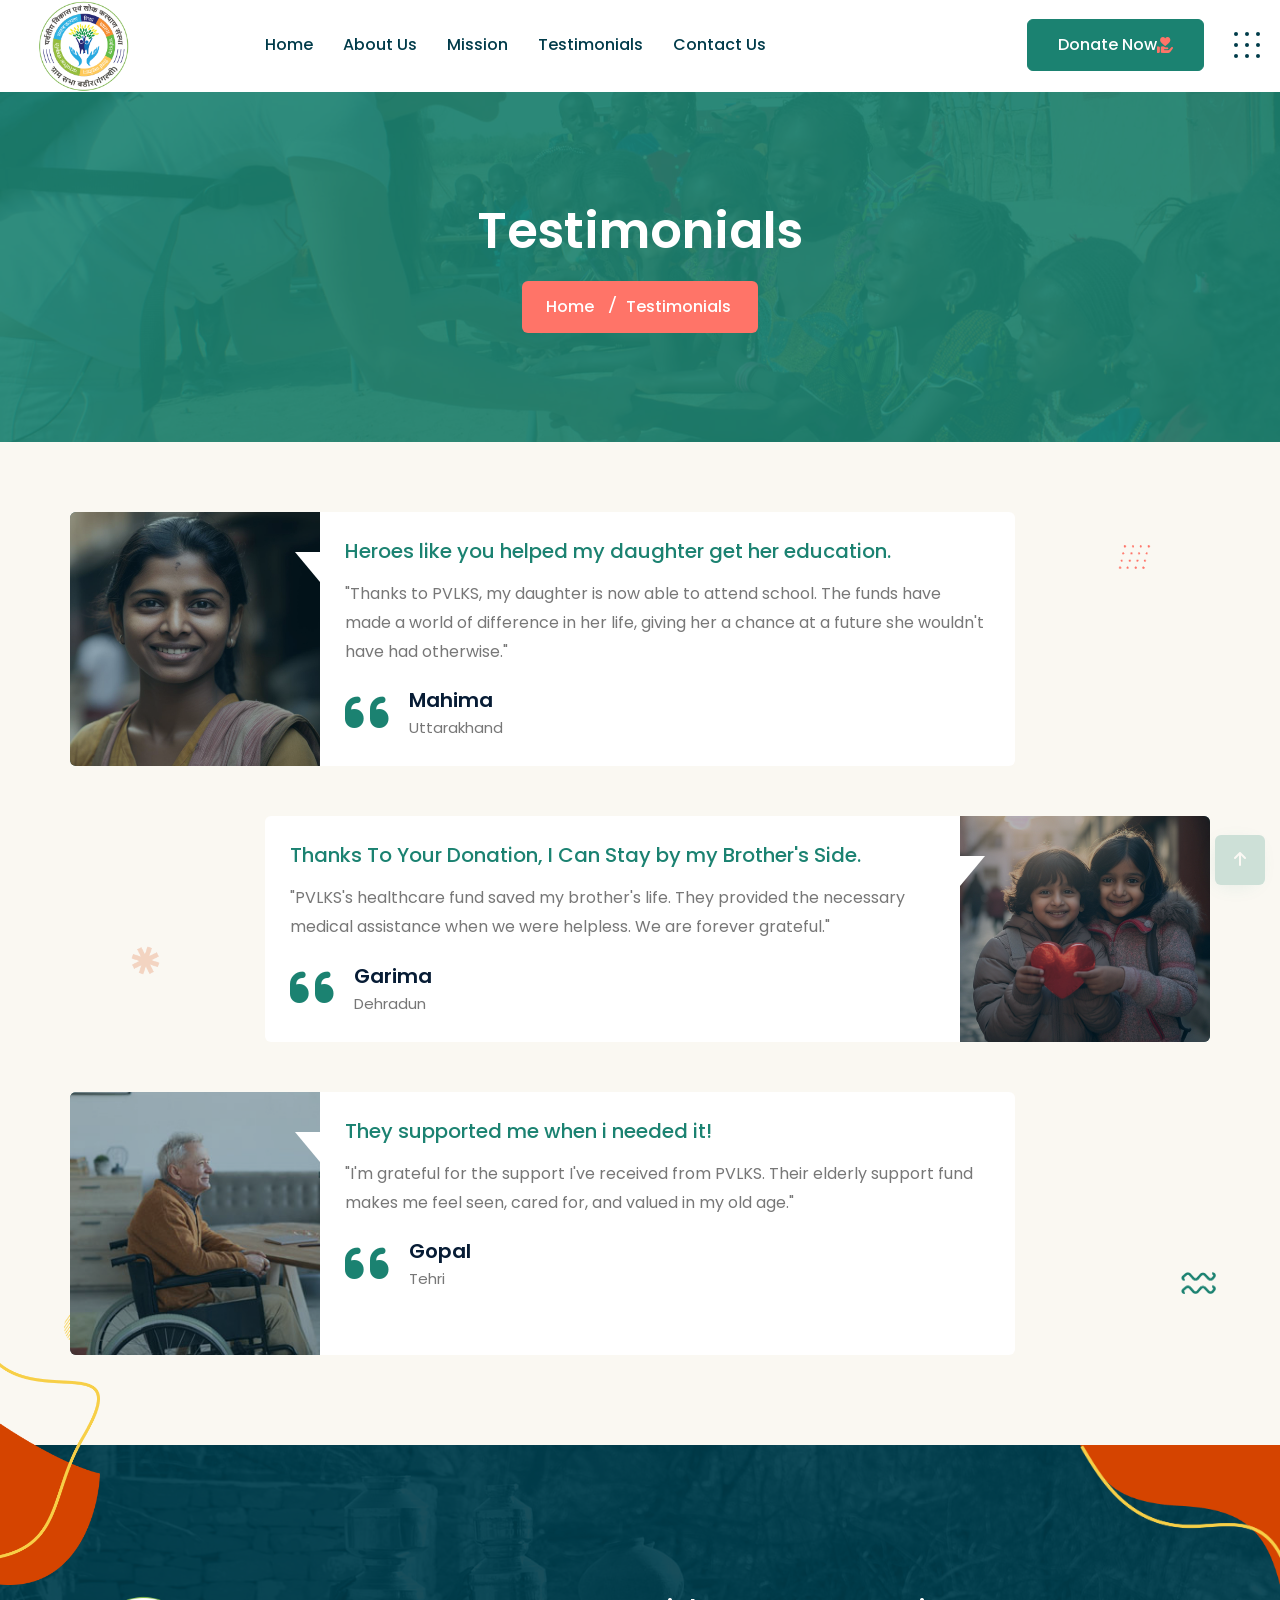
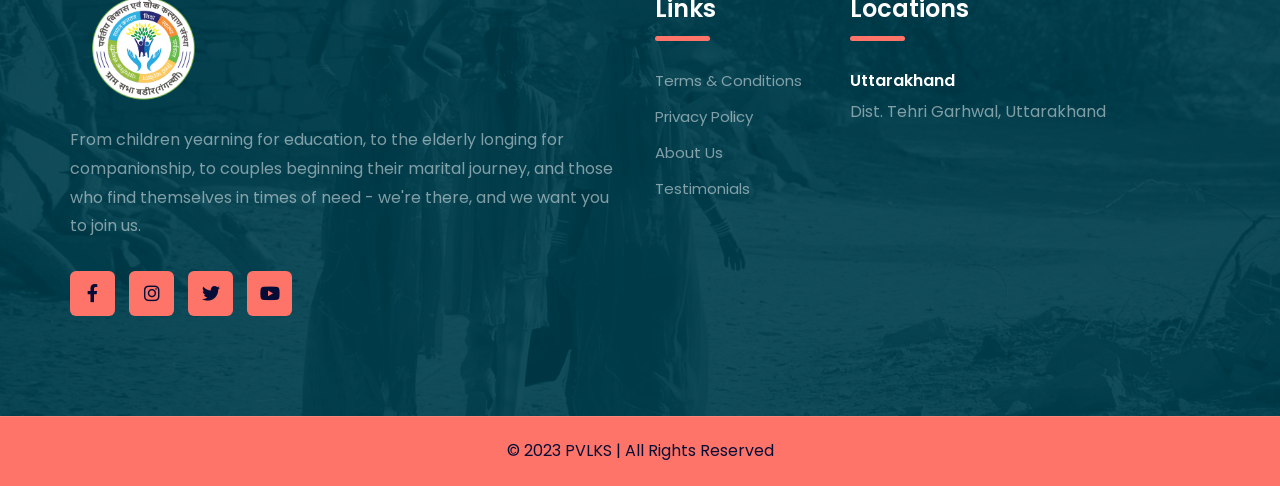
<file: testimonials.html>
<!DOCTYPE html>
<html lang="en">
  <head>
    <!-- Meta -->
    <meta charset="utf-8" />
    <meta http-equiv="X-UA-Compatible" content="IE=edge" />
    <meta name="keywords" content="" />
    <meta name="author" content="PVLKS" />
    <meta name="robots" content="" />
    <meta name="description" content="Parvatiya Vikas Lok Kalyan Sanstha" />
    <meta
      property="og:description"
      content="Parvatiya Vikas Lok Kalyan Sanstha"
    />
    <meta name="format-detection" content="telephone=no" />

    <!-- Mobile Specific -->
    <meta name="viewport" content="width=device-width, initial-scale=1" />

    <!-- Title -->
    <title>Testimonials - Parvatiya Vikas Lok Kalyan Sanstha - PVLKS</title>

    <!-- Favicon icon -->
    <link rel="icon" type="image/png" href="images/favicon.png" />

    <!-- Stylesheet -->
    <link
      href="vendor/magnific-popup/magnific-popup.min.css"
      rel="stylesheet"
    />
    <link
      href="vendor/bootstrap-select/css/bootstrap-select.min.css"
      rel="stylesheet"
    />

    <!-- Custom Stylesheet -->
    <link rel="stylesheet" href="css/style.css" />
    <link rel="stylesheet" class="skin" href="css/skin/skin-1.css" />

    <!-- Google Fonts -->
    <link rel="preconnect" href="https://fonts.googleapis.com" />
    <link rel="preconnect" href="https://fonts.gstatic.com" crossorigin />
    <link
      href="https://fonts.googleapis.com/css2?family=Open+Sans:wght@300;400;500;600;700;800&family=Poppins:wght@100;200;300;400;500;600;700;800;900&display=swap"
      rel="stylesheet"
    />
  </head>
  <body id="bg">
    <div class="page-wraper">
      <header class="site-header mo-left header style-2">
        <!-- Main Header -->
        <div class="sticky-header main-bar-wraper navbar-expand-lg">
          <div class="main-bar clearfix">
            <div class="container-fluid clearfix">
              <!-- Website Logo -->
              <div class="logo-header mostion logo-dark">
                <a href="index.html"><img src="images/logo-2.png" alt="" /></a>
              </div>

              <!-- Nav Toggle Button -->
              <button
                class="navbar-toggler collapsed navicon justify-content-end"
                type="button"
                data-bs-toggle="collapse"
                data-bs-target="#navbarNavDropdown"
                aria-controls="navbarNavDropdown"
                aria-expanded="false"
                aria-label="Toggle navigation"
              >
                <span></span>
                <span></span>
                <span></span>
              </button>

              <!-- Extra Nav -->
              <div class="extra-nav">
                <div class="extra-cell d-flex align-items-center">
                  <a
                    class="btn btn-primary btnhover1"
                    href="javascript:void(0);"
                    data-bs-toggle="modal"
                    data-bs-target="#modalDonate"
                  >
                    <span>Donate Now</span>
                    <i class="flaticon-heart text-secondary ms-3"></i>
                  </a>
                  <a href="javascript:void(0);" class="menu-btn">
                    <svg
                      width="26"
                      height="26"
                      viewBox="0 0 26 26"
                      fill="none"
                      xmlns="http://www.w3.org/2000/svg"
                    >
                      <rect
                        x="22"
                        y="11"
                        width="4"
                        height="4"
                        rx="2"
                        fill="#003B4A"
                      />
                      <rect x="11" width="4" height="4" rx="2" fill="#003B4A" />
                      <rect x="22" width="4" height="4" rx="2" fill="#003B4A" />
                      <rect
                        x="11"
                        y="11"
                        width="4"
                        height="4"
                        rx="2"
                        fill="#003B4A"
                      />
                      <rect
                        x="11"
                        y="22"
                        width="4"
                        height="4"
                        rx="2"
                        fill="#003B4A"
                      />
                      <rect width="4" height="4" rx="2" fill="#003B4A" />
                      <rect y="11" width="4" height="4" rx="2" fill="#003B4A" />
                      <rect
                        x="22"
                        y="22"
                        width="4"
                        height="4"
                        rx="2"
                        fill="#003B4A"
                      />
                      <rect y="22" width="4" height="4" rx="2" fill="#003B4A" />
                    </svg>
                  </a>
                </div>
              </div>

              <!-- Header Nav -->
              <div
                class="header-nav navbar-collapse collapse justify-content-start"
                id="navbarNavDropdown"
              >
                <div class="logo-header logo-dark">
                  <a href="index.html"
                    ><img src="images/logo-2.png" alt=""
                  /></a>
                </div>
                <ul class="nav navbar-nav navbar navbar-left">
                  <li><a href="index.html">Home</a></li>
                  <li><a href="about-us.html">About Us</a></li>
                  <li><a href="mission.html">Mission</a></li>
                  <li><a href="testimonials.html">Testimonials</a></li>
                  <li><a href="contact-us.html">Contact Us</a></li>
                </ul>
                <div class="header-bottom">
                  <div class="dz-social-icon">
                    <ul>
                      <li>
                        <a
                          class="fab fa-facebook-f"
                          href="https://www.facebook.com/"
                        ></a>
                      </li>
                      <li>
                        <a
                          class="fab fa-twitter"
                          href="https://twitter.com/"
                        ></a>
                      </li>
                      <li>
                        <a
                          class="fab fa-linkedin-in"
                          href="https://www.linkedin.com/"
                        ></a>
                      </li>
                      <li>
                        <a
                          class="fab fa-instagram"
                          href="https://www.instagram.com/"
                        ></a>
                      </li>
                    </ul>
                  </div>
                </div>
              </div>
            </div>
          </div>
        </div>
        <!-- Main Header End -->
      </header>
      <!-- Header End -->

      <!-- Contact Sidebar -->
      <div class="contact-sidebar">
        <div class="contact-box">
          <div class="logo-contact logo-dark">
            <a href="index.html"><img src="images/logo-2.png" alt="" /></a>
          </div>
          <div class="m-b50 contact-text">
            <div class="dz-title">
              <h4>About us</h4>
              <div class="dz-separator style-1 text-primary mb-0"></div>
            </div>
            <p>
              At PVLKS, we're committed to making a difference in our
              communities, and we need your help. Your generous donation can
              provide educational opportunities for underprivileged children,
              support for our valued senior citizens, financial assistance for
              marriages, and a helping hand for those in need.
            </p>
            <a href="about-us.html" class="btn btn-primary btn-sm">READ MORE</a>
          </div>
          <div class="dz-title">
            <h4>Contact Info</h4>
            <div class="dz-separator style-1 text-primary mb-0"></div>
          </div>
          <div class="icon-bx-wraper left">
            <div class="icon-md m-r20">
              <span class="icon-cell"><i class="las la-phone-volume"></i></span>
            </div>
            <div class="icon-content">
              <h5 class="tilte">Call Now</h5>
              <a href="tel:+919654265055"
                ><p class="m-b0">+91 965 426 5055</p></a
              >
            </div>
          </div>
          <div class="icon-bx-wraper left">
            <div class="icon-md m-r20">
              <span class="icon-cell"
                ><i class="las la-envelope-open"></i
              ></span>
            </div>
            <div class="icon-content">
              <h5 class="tilte">Email Now</h5>
              <a href="mailto:info@pvlks.com"
                ><p class="m-b0">info@pvlks.com</p></a
              >
            </div>
          </div>
          <div class="icon-bx-wraper left">
            <div class="icon-md m-r20">
              <span class="icon-cell"><i class="las la-map-marker"></i></span>
            </div>
            <div class="icon-content">
              <h5 class="tilte">Location</h5>
              <p class="m-b0">Dist. Tehri Garhwal, Uttarakhand</p>
            </div>
          </div>
        </div>
      </div>
      <div class="menu-close"></div>

      <div class="page-content bg-white">
        <!-- Banner  -->
        <div
          class="dz-bnr-inr dz-bnr-inr-sm style-1 text-center overlay-primary-dark"
          style="background-image: url('images/banner/bnr2.jpg')"
        >
          <div class="container">
            <div class="dz-bnr-inr-entry">
              <h1>Testimonials</h1>
              <!-- Breadcrumb Row -->
              <nav aria-label="breadcrumb" class="breadcrumb-row">
                <ul class="breadcrumb">
                  <li class="breadcrumb-item"><a href="index.html">Home</a></li>
                  <li class="breadcrumb-item active" aria-current="page">
                    Testimonials
                  </li>
                </ul>
              </nav>
              <!-- Breadcrumb Row End -->
            </div>
          </div>
        </div>
        <!-- Banner End -->

        <section class="content-inner bg-light section-pattren1">
          <div class="container">
            <div class="row">
              <div class="col-lg-10 m-b50">
                <div class="testimonial-3">
                  <div class="testimonial-media">
                    <img src="images/testimonials/1.jpg" alt="" />
                  </div>
                  <div class="testimonial-content">
                    <h5 class="testimonial-title">
                      Heroes like you helped my daughter get her education.
                    </h5>
                    <p class="testimonial-text">
                      "Thanks to PVLKS, my daughter is now able to attend
                      school. The funds have made a world of difference in her
                      life, giving her a chance at a future she wouldn't have
                      had otherwise."
                    </p>
                    <div class="testimonial-info">
                      <div class="quotes">
                        <i class="fa-solid fa-quote-left"></i>
                      </div>
                      <div class="clearfix">
                        <h5 class="testimonial-name">Mahima</h5>
                        <span class="testimonial-position">Uttarakhand</span>
                      </div>
                    </div>
                  </div>
                </div>
              </div>
              <div class="col-lg-10 offset-lg-2 m-b50">
                <div class="testimonial-3 right">
                  <div class="testimonial-content">
                    <h5 class="testimonial-title">
                      Thanks To Your Donation, I Can Stay by my Brother's Side.
                    </h5>
                    <p class="testimonial-text">
                      "PVLKS's healthcare fund saved my brother's life. They
                      provided the necessary medical assistance when we were
                      helpless. We are forever grateful."
                    </p>
                    <div class="testimonial-info">
                      <div class="quotes">
                        <i class="fa-solid fa-quote-left"></i>
                      </div>
                      <div class="clearfix">
                        <h5 class="testimonial-name">Garima</h5>
                        <span class="testimonial-position">Dehradun</span>
                      </div>
                    </div>
                  </div>
                  <div class="testimonial-media">
                    <img src="images/testimonials/2.jpg" alt="" />
                  </div>
                </div>
              </div>
              <div class="col-lg-10 m-b50">
                <div class="testimonial-3">
                  <div class="testimonial-media">
                    <img src="images/testimonials/3.jpg" alt="" />
                  </div>
                  <div class="testimonial-content">
                    <h5 class="testimonial-title">
                      They supported me when i needed it!
                    </h5>
                    <p class="testimonial-text">
                      "I'm grateful for the support I've received from PVLKS.
                      Their elderly support fund makes me feel seen, cared for,
                      and valued in my old age."
                    </p>
                    <div class="testimonial-info">
                      <div class="quotes">
                        <i class="fa-solid fa-quote-left"></i>
                      </div>
                      <div class="clearfix">
                        <h5 class="testimonial-name">Gopal</h5>
                        <span class="testimonial-position">Tehri</span>
                      </div>
                    </div>
                  </div>
                </div>
              </div>
            </div>
          </div>
          <img
            src="images/pattern/shape1.png"
            class="shape-1 move-1"
            alt="shape"
          />
          <img
            src="images/pattern/shape2.png"
            class="shape-2 move-2"
            alt="shape"
          />
          <img
            src="images/pattern/shape3.png"
            class="shape-3 move-1"
            alt="shape"
          />
          <img
            src="images/pattern/shape5.png"
            class="shape-4 rotating"
            alt="shape"
          />
          <img
            src="images/pattern/shape6.png"
            class="shape-5 rotating"
            alt="shape"
          />
          <img
            src="images/pattern/shape6.png"
            class="shape-6 rotating"
            alt="shape"
          />
        </section>
      </div>

      <!-- Footer -->
      <footer class="site-footer style-2" id="footer">
        <div
          class="footer-top footer-feature background-luminosity"
          style="
            background-image: url(images/main-slider/slider1/slider-bg1.jpg);
          "
        >
          <div class="container">
            <div class="row">
              <div
                class="col-xl-6 col-lg-12 col-md-12 wow fadeInUp"
                data-wow-delay="0.2s"
              >
                <div class="widget widget_about">
                  <div class="footer-logo logo-white">
                    <a href="index.html"
                      ><img src="images/logo-white-2.png" alt=""
                    /></a>
                  </div>
                  <p>
                    From children yearning for education, to the elderly longing
                    for companionship, to couples beginning their marital
                    journey, and those who find themselves in times of need -
                    we're there, and we want you to join us.
                  </p>
                  <div class="dz-social-icon style-3">
                    <ul>
                      <li>
                        <a
                          target="_blank"
                          class="fab fa-facebook-f"
                          href="https://www.facebook.com/"
                        ></a>
                      </li>
                      <li>
                        <a
                          target="_blank"
                          class="fab fa-instagram"
                          href="https://www.instagram.com/"
                        ></a>
                      </li>
                      <li>
                        <a
                          target="_blank"
                          class="fab fa-twitter"
                          href="https://twitter.com/"
                        ></a>
                      </li>
                      <li>
                        <a
                          target="_blank"
                          class="fab fa-youtube"
                          href="https://youtube.com/"
                        ></a>
                      </li>
                    </ul>
                  </div>
                </div>
              </div>
              <div
                class="col-xl-2 col-lg-4 col-md-4 col-sm-6 wow fadeInUp"
                data-wow-delay="0.4s"
              >
                <div class="widget widget_services">
                  <h4 class="widget-title">Links</h4>
                  <div class="separator-2 bg-secondary m-b30"></div>
                  <ul>
                    <li>
                      <a href="terms-and-condition.html">Terms & Conditions</a>
                    </li>
                    <li><a href="privacy-policy.html">Privacy Policy</a></li>
                    
                    <li><a href="about-us.html">About Us</a></li>
                    <li><a href="testimonials.html">Testimonials</a></li>
                  </ul>
                </div>
              </div>
              <div
                class="col-xl-4 col-md-4 col-sm-12 wow fadeInUp"
                data-wow-delay="0.8s"
              >
                <div class="widget widget_locations">
                  <h4 class="widget-title">Locations</h4>
                  <div class="separator-2 bg-secondary m-b30"></div>
                  <div class="clearfix">
                    <h6 class="title">Uttarakhand</h6>
                    <p>Dist. Tehri Garhwal, Uttarakhand</p>
                  </div>
                </div>
              </div>
            </div>
          </div>
          <img class="shape1" src="images/side-images/shape4.png" alt="" />
          <img class="shape2" src="images/side-images/shape-line4.png" alt="" />
          <img class="shape3" src="images/side-images/shape5.png" alt="" />
          <img class="shape4" src="images/side-images/shape-line5.png" alt="" />
        </div>
        <!-- Footer Bottom Part -->
        <div class="footer-bottom text-center">
          <div class="container">
            <span class="copyright-text"
              >© 2023 <a href="/index.html" target="_blank">PVLKS</a> | All
              Rights Reserved</span
            >
          </div>
        </div>
      </footer>
      <!-- Footer End -->

      <!-- Choose a donation amount -->
      <div
        class="modal fade modal-wrapper"
        id="modalDonate"
        tabindex="-1"
        role="dialog"
        aria-labelledby="modalDonate"
        aria-hidden="true"
      >
        <div class="modal-dialog" role="document">
          <div class="modal-content">
            <div class="modal-header">
              <h5 class="modal-title">Choose a donation amount</h5>
              <button
                type="button"
                class="btn-close"
                data-bs-dismiss="modal"
                aria-label="Close"
              >
                <i class="flaticon-close"></i>
              </button>
            </div>
            <div class="modal-body">
              <form action="index.html">
                <div class="row">
                  <div class="col-lg-12">
                    <div class="tag-donate style-1">
                      <div class="donate-categories">
                        <div class="form-check">
                          <input
                            class="form-check-input"
                            type="radio"
                            name="flexRadioDefault"
                            id="flexRadioDefault1"
                          />
                          <label
                            class="form-check-label"
                            for="flexRadioDefault1"
                          >
                            ₹ 100
                          </label>
                        </div>
                      </div>
                      <div class="donate-categories">
                        <div class="form-check">
                          <input
                            class="form-check-input"
                            type="radio"
                            name="flexRadioDefault"
                            id="flexRadioDefault2"
                            checked
                          />
                          <label
                            class="form-check-label"
                            for="flexRadioDefault2"
                          >
                            ₹ 200
                          </label>
                        </div>
                      </div>
                      <div class="donate-categories">
                        <div class="form-check">
                          <input
                            class="form-check-input"
                            type="radio"
                            name="flexRadioDefault"
                            id="flexRadioDefault3"
                            checked
                          />
                          <label
                            class="form-check-label"
                            for="flexRadioDefault3"
                          >
                            ₹ 500
                          </label>
                        </div>
                      </div>
                      <div class="donate-categories">
                        <div class="form-check">
                          <input
                            class="form-check-input"
                            type="radio"
                            name="flexRadioDefault"
                            id="flexRadioDefault4"
                            checked
                          />
                          <label
                            class="form-check-label"
                            for="flexRadioDefault4"
                          >
                            ₹ 1000
                          </label>
                        </div>
                      </div>
                    </div>
                  </div>
                  <div class="col-lg-12">
                    <div class="form-group">
                      <label class="form-label">Other Amount</label>
                      <div class="input-group">
                        <input
                          type="number"
                          class="form-control"
                          placeholder="Other Amount"
                        />
                      </div>
                    </div>
                  </div>
                  <div class="col-lg-12">
                    <div class="form-group">
                      <label class="form-label">Name</label>
                      <div class="input-group">
                        <input
                          name="dzName"
                          required=""
                          type="text"
                          class="form-control"
                          placeholder="Jakob Bothman"
                        />
                      </div>
                    </div>
                  </div>
                  <div class="col-lg-12">
                    <div class="form-group">
                      <label class="form-label">Email address</label>
                      <div class="input-group">
                        <input
                          name="dzEmail"
                          required
                          type="text"
                          class="form-control"
                          placeholder="info@mail.com"
                        />
                      </div>
                    </div>
                  </div>
                  <div class="col-lg-12">
                    <div class="form-group">
                      <label class="form-label">Phone Number</label>
                      <div class="input-group">
                        <input
                          type="number"
                          class="form-control"
                          placeholder="Phone Number"
                        />
                      </div>
                    </div>
                  </div>
                  <div class="col-lg-12">
                    <div class="form-group">
                      <label class="form-label">Address</label>
                      <div class="input-group">
                        <input
                          required
                          type="text"
                          class="form-control"
                          placeholder="Address"
                        />
                      </div>
                    </div>
                  </div>
                  <div class="col-lg-12">
                    <div class="form-group">
                      <label class="form-label">Pancard</label>
                      <div class="input-group">
                        <input
                          type="number"
                          class="form-control"
                          placeholder="Pancard"
                        />
                      </div>
                    </div>
                  </div>
                  <div class="col-lg-12">
                    <div class="form-group mb-0 text-center">
                      <button
                        name="submit"
                        type="submit"
                        value="Submit"
                        class="btn btn-primary btn-block"
                      >
                        Proceed To Pay
                      </button>
                    </div>
                  </div>
                </div>
              </form>
            </div>
          </div>
        </div>
      </div>

      <!-- Authentication Modal -->
      <div
        class="modal fade modal-wrapper auth-modal"
        id="modalLogin"
        tabindex="-1"
        role="dialog"
        aria-labelledby="modalLogin"
        aria-hidden="true"
      >
        <div class="modal-dialog" role="document">
          <!-- Login Your Account -->
          <div class="modal-content">
            <h2 class="title">Login Your Account</h2>
            <form action="index.html">
              <div class="form-group">
                <input
                  type="email"
                  class="form-control"
                  placeholder="Email Address"
                />
              </div>
              <div class="form-group">
                <input
                  type="password"
                  class="form-control"
                  placeholder="Password"
                />
                <div class="reset-password">
                  <a
                    class="btn-link collapsed"
                    data-bs-toggle="collapse"
                    href="testimonials.html#reset-password"
                    role="button"
                    aria-expanded="false"
                    aria-controls="reset-password"
                    >Reset password?</a
                  >
                </div>
              </div>
              <div class="form-group">
                <button
                  type="submit"
                  class="btn btn-sm btn-outline-primary btn-block"
                >
                  Login
                </button>
              </div>
              <div class="form-group">
                <a
                  href="javascript:void(0);"
                  class="btn btn-sm facebook btn-block"
                  ><i class="fa-brands fa-facebook-f m-r10"></i>Log in with
                  Facebook</a
                >
              </div>
              <div class="form-group">
                <a
                  href="javascript:void(0);"
                  class="btn btn-sm google-plus btn-block"
                  ><i class="fa-brands fa-google m-r10"></i>Log in with
                  Google</a
                >
              </div>
              <div class="sign-text">
                <span
                  >Don't have a Crowdfunding account?
                  <a
                    class="btn-link collapsed"
                    data-bs-toggle="collapse"
                    href="testimonials.html#sign-up"
                    role="button"
                    aria-expanded="false"
                    aria-controls="sign-up"
                    >Sign up</a
                  ></span
                >
              </div>
            </form>
          </div>

          <!-- Reset Password -->
          <div
            class="modal-content collapse reset-password"
            id="reset-password"
          >
            <h2 class="title">Reset password?</h2>
            <form>
              <div class="form-group password-icon-bx">
                <i class="fa fa-lock"></i>
                <p>
                  Enter your email address associated with your account, and
                  we'll email you a link to reset your password...
                </p>
              </div>
              <div class="form-group">
                <input
                  type="email"
                  class="form-control"
                  placeholder="Enter email address"
                />
              </div>
              <div class="form-group">
                <button
                  type="submit"
                  class="btn btn-sm btn-outline-primary btn-block"
                >
                  Send reset link
                </button>
              </div>
              <a
                data-bs-toggle="collapse"
                href="testimonials.html#reset-password"
                class="sign-text"
                role="button"
                aria-expanded="false"
                aria-controls="reset-password"
                >Back</a
              >
            </form>
          </div>

          <!-- Sign Up Your Account -->
          <div class="modal-content collapse sign-up" id="sign-up">
            <h2 class="title">Sign Up Your Account</h2>
            <form action="index.html">
              <div class="form-group">
                <input
                  type="email"
                  class="form-control"
                  placeholder="Email Address"
                />
              </div>
              <div class="form-group">
                <input
                  type="password"
                  class="form-control"
                  placeholder="Password"
                />
              </div>
              <div class="form-group">
                <button
                  type="submit"
                  class="btn btn-sm btn-outline-primary btn-block"
                >
                  Sign Up
                </button>
              </div>
              <div class="form-group">
                <a
                  href="javascript:void(0);"
                  class="btn btn-sm facebook btn-block"
                  ><i class="fa-brands fa-facebook-f m-r10"></i>Log in with
                  Facebook</a
                >
              </div>
              <div class="form-group">
                <a
                  href="javascript:void(0);"
                  class="btn btn-sm google-plus btn-block"
                  ><i class="fa-brands fa-google m-r10"></i>Log in with
                  Google</a
                >
              </div>
              <div class="sign-text">
                <span
                  >Don't have a Crowdfunding account?
                  <a
                    class="btn-link collapsed"
                    data-bs-toggle="collapse"
                    href="testimonials.html#sign-up"
                    role="button"
                    aria-expanded="false"
                    aria-controls="sign-up"
                    >Login</a
                  ></span
                >
              </div>
            </form>
          </div>
        </div>
      </div>

      <!-- read more -->
      <div
        class="modal fade modal-wrapper"
        id="read"
        tabindex="-1"
        role="dialog"
        aria-labelledby="read"
        aria-hidden="true"
      >
        <div class="modal-dialog" role="document">
          <div class="modal-content">
            <div class="modal-body">
              <p>
                Lorem Ipsum is simply dummy text of the printing and typesetting
                industry. Lorem Ipsum has been the industry's standard dummy
                text ever since the 1500s, when an unknown printer took a galley
                of type and scrambled it to make a type specimen book. It has
                survived not only five centuries, but also the leap into
                electronic typesetting, remaining essentially unchanged. It was
                popularised in the 1960s with the release of Letraset sheets
                containing Lorem Ipsum passages, and more recently with desktop
                publishing software like Aldus PageMaker including versions of
                Lorem Ipsum.
              </p>
            </div>
          </div>
        </div>
      </div>

      <button class="scroltop icon-up" type="button">
        <i class="fas fa-arrow-up"></i>
      </button>
    </div>
    <!-- JAVASCRIPT FILES ========================================= -->
    <script src="js/jquery.min.js"></script>
    <!-- JQUERY.MIN JS -->
    <script src="vendor/bootstrap/js/bootstrap.bundle.min.js"></script>
    <!-- BOOTSTRAP.MIN JS -->
    <script src="vendor/magnific-popup/magnific-popup.js"></script>
    <!-- MAGNIFIC POPUP JS -->
    <script src="vendor/counter/waypoints-min.js"></script>
    <!-- WAYPOINTS JS -->
    <script src="vendor/counter/counterup.min.js"></script>
    <!-- COUNTERUP JS -->
    <script src="js/dz.ajax.js"></script>
    <!-- AJAX -->
    <script src="js/custom.js"></script>
    <!-- CUSTOM JS -->
  </body>
</html>
</file>
